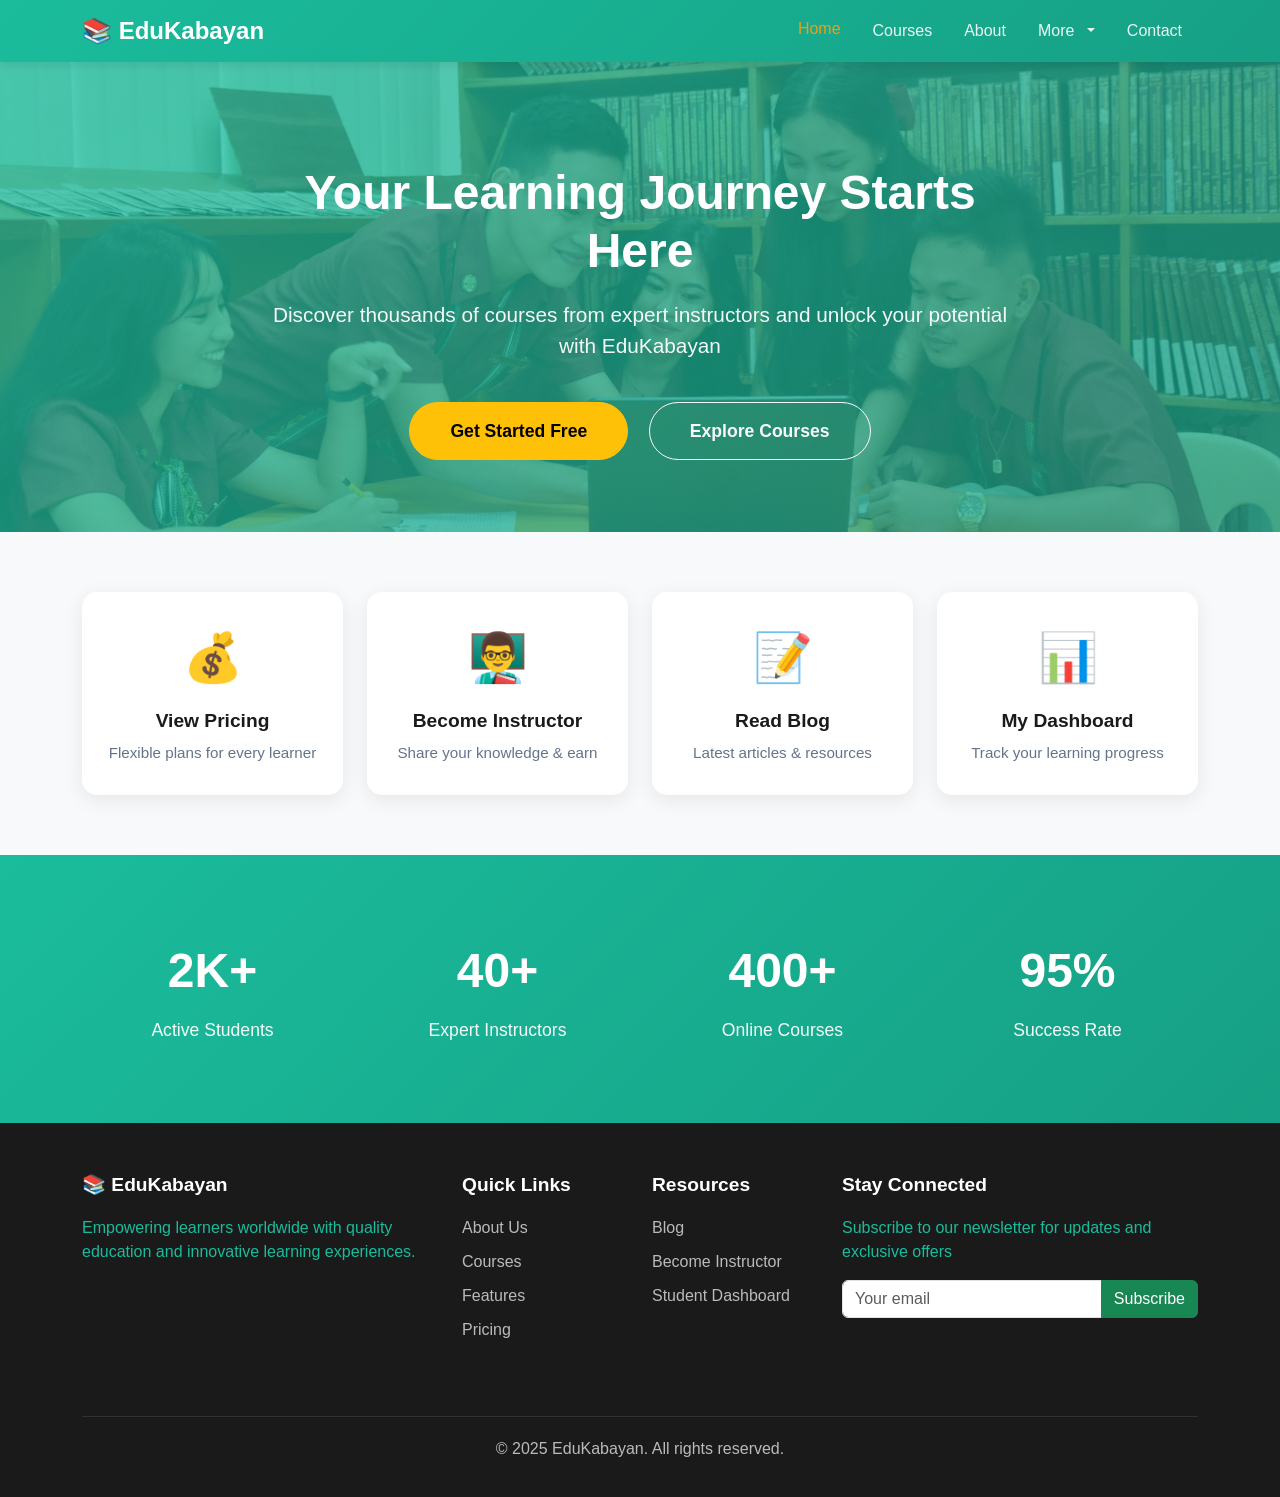
<file: index.html>
<!DOCTYPE html>
<html lang="en">
<head>
    <meta charset="UTF-8">
    <meta name="viewport" content="width=device-width, initial-scale=1.0">
    <title>EduKabayan - Home</title>
    <link href="https://cdn.jsdelivr.net/npm/bootstrap@5.3.0/dist/css/bootstrap.min.css" rel="stylesheet">
    <link rel="stylesheet" href="styles.css">
</head>
<body>
    <!-- Navigation with Dropdown -->
    <nav class="navbar navbar-expand-lg navbar-dark sticky-top">
        <div class="container">
            <a class="navbar-brand" href="index.html">📚 EduKabayan</a>
            <button class="navbar-toggler" type="button" data-bs-toggle="collapse" data-bs-target="#navbarNav">
                <span class="navbar-toggler-icon"></span>
            </button>
            <div class="collapse navbar-collapse" id="navbarNav">
                <ul class="navbar-nav ms-auto">
                    <li class="nav-item">
                        <a class="nav-link active" href="index.html">Home</a>
                    </li>
                    <li class="nav-item">
                        <a class="nav-link" href="courses.html">Courses</a>
                    </li>
                    <li class="nav-item">
                        <a class="nav-link" href="about.html">About</a>
                    </li>
                    
                    <!-- Resources Dropdown -->
                    <li class="nav-item dropdown">
                        <a class="nav-link dropdown-toggle" href="#" role="button" data-bs-toggle="dropdown" aria-expanded="false">
                            More
                        </a>
                        <ul class="dropdown-menu">
                            <li><a class="dropdown-item" href="features.html">✨ Features</a></li>
                            <li><a class="dropdown-item" href="pricing.html">💰 Pricing</a></li>
                            <li><a class="dropdown-item" href="blog.html">📝 Blog</a></li>
                            <li><hr class="dropdown-divider"></li>
                            <li><a class="dropdown-item" href="instructor-page.html">👨‍🏫 Teach on EduKabayan</a></li>
                            <li><a class="dropdown-item" href="student-dashboard.html">📊 My Dashboard</a></li>
                        </ul>
                    </li>
                    
                    <li class="nav-item">
                        <a class="nav-link" href="contact.html">Contact</a>
                    </li>
                </ul>
            </div>
        </div>
    </nav>

    <!-- Hero Section -->
    <section class="hero-section">
        <div class="container">
            <div class="row align-items-center">
                <div class="col-lg-8 mx-auto hero-content text-center">
                    <h1 class="hero-title">Your Learning Journey Starts Here</h1>
                    <p class="hero-subtitle">Discover thousands of courses from expert instructors and unlock your potential with EduKabayan</p>
                    <a href="courses.html" class="btn btn-warning btn-hero me-3">Get Started Free</a>
                    <a href="courses.html" class="btn btn-outline-light btn-hero">Explore Courses</a>
                </div>
            </div>
        </div>
    </section>

    <!-- Quick Links Section (NEW) -->
    <section class="quick-links-section">
        <div class="container">
            <div class="row g-4">
                <div class="col-md-6 col-lg-3">
                    <a href="pricing.html" class="quick-link-card">
                        <div class="quick-link-icon">💰</div>
                        <h3>View Pricing</h3>
                        <p>Flexible plans for every learner</p>
                    </a>
                </div>
                <div class="col-md-6 col-lg-3">
                    <a href="instructor-page.html" class="quick-link-card">
                        <div class="quick-link-icon">👨‍🏫</div>
                        <h3>Become Instructor</h3>
                        <p>Share your knowledge & earn</p>
                    </a>
                </div>
                <div class="col-md-6 col-lg-3">
                    <a href="blog.html" class="quick-link-card">
                        <div class="quick-link-icon">📝</div>
                        <h3>Read Blog</h3>
                        <p>Latest articles & resources</p>
                    </a>
                </div>
                <div class="col-md-6 col-lg-3">
                    <a href="student-dashboard.html" class="quick-link-card">
                        <div class="quick-link-icon">📊</div>
                        <h3>My Dashboard</h3>
                        <p>Track your learning progress</p>
                    </a>
                </div>
            </div>
        </div>
    </section>

    <!-- Stats Section -->
    <section class="stats-section">
        <div class="container">
            <div class="row">
                <div class="col-6 col-md-3">
                    <div class="stat-item">
                        <div class="stat-number">2K+</div>
                        <div class="stat-label">Active Students</div>
                    </div>
                </div>
                <div class="col-6 col-md-3">
                    <div class="stat-item">
                        <div class="stat-number">40+</div>
                        <div class="stat-label">Expert Instructors</div>
                    </div>
                </div>
                <div class="col-6 col-md-3">
                    <div class="stat-item">
                        <div class="stat-number">400+</div>
                        <div class="stat-label">Online Courses</div>
                    </div>
                </div>
                <div class="col-6 col-md-3">
                    <div class="stat-item">
                        <div class="stat-number">95%</div>
                        <div class="stat-label">Success Rate</div>
                    </div>
                </div>
            </div>
        </div>
    </section>

    <!-- Footer -->
    <footer class="footer">
        <div class="container">
            <div class="row">
                <div class="col-md-4 mb-4">
                    <h3 class="footer-title">📚 EduKabayan</h3>
                    <p class="text-muted">Empowering learners worldwide with quality education and innovative learning experiences.</p>
                </div>
                <div class="col-md-2 mb-4">
                    <h5 class="footer-title">Quick Links</h5>
                    <a href="about.html" class="footer-link">About Us</a>
                    <a href="courses.html" class="footer-link">Courses</a>
                    <a href="features.html" class="footer-link">Features</a>
                    <a href="pricing.html" class="footer-link">Pricing</a>
                </div>
                <div class="col-md-2 mb-4">
                    <h5 class="footer-title">Resources</h5>
                    <a href="blog.html" class="footer-link">Blog</a>
                    <a href="instructor-page.html" class="footer-link">Become Instructor</a>
                    <a href="student-dashboard.html" class="footer-link">Student Dashboard</a>
                </div>
                <div class="col-md-4 mb-4">
                    <h5 class="footer-title">Stay Connected</h5>
                    <p class="text-muted">Subscribe to our newsletter for updates and exclusive offers</p>
                    <form class="input-group">
                        <input type="email" class="form-control" placeholder="Your email" required>
                        <button class="btn btn-success" type="submit">Subscribe</button>
                    </form>
                </div>
            </div>
            <div class="footer-bottom">
                <p>&copy; 2025 EduKabayan. All rights reserved.</p>
            </div>
        </div>
    </footer>

    <script src="https://cdn.jsdelivr.net/npm/bootstrap@5.3.0/dist/js/bootstrap.bundle.min.js"></script>
</body>
</html>
</file>
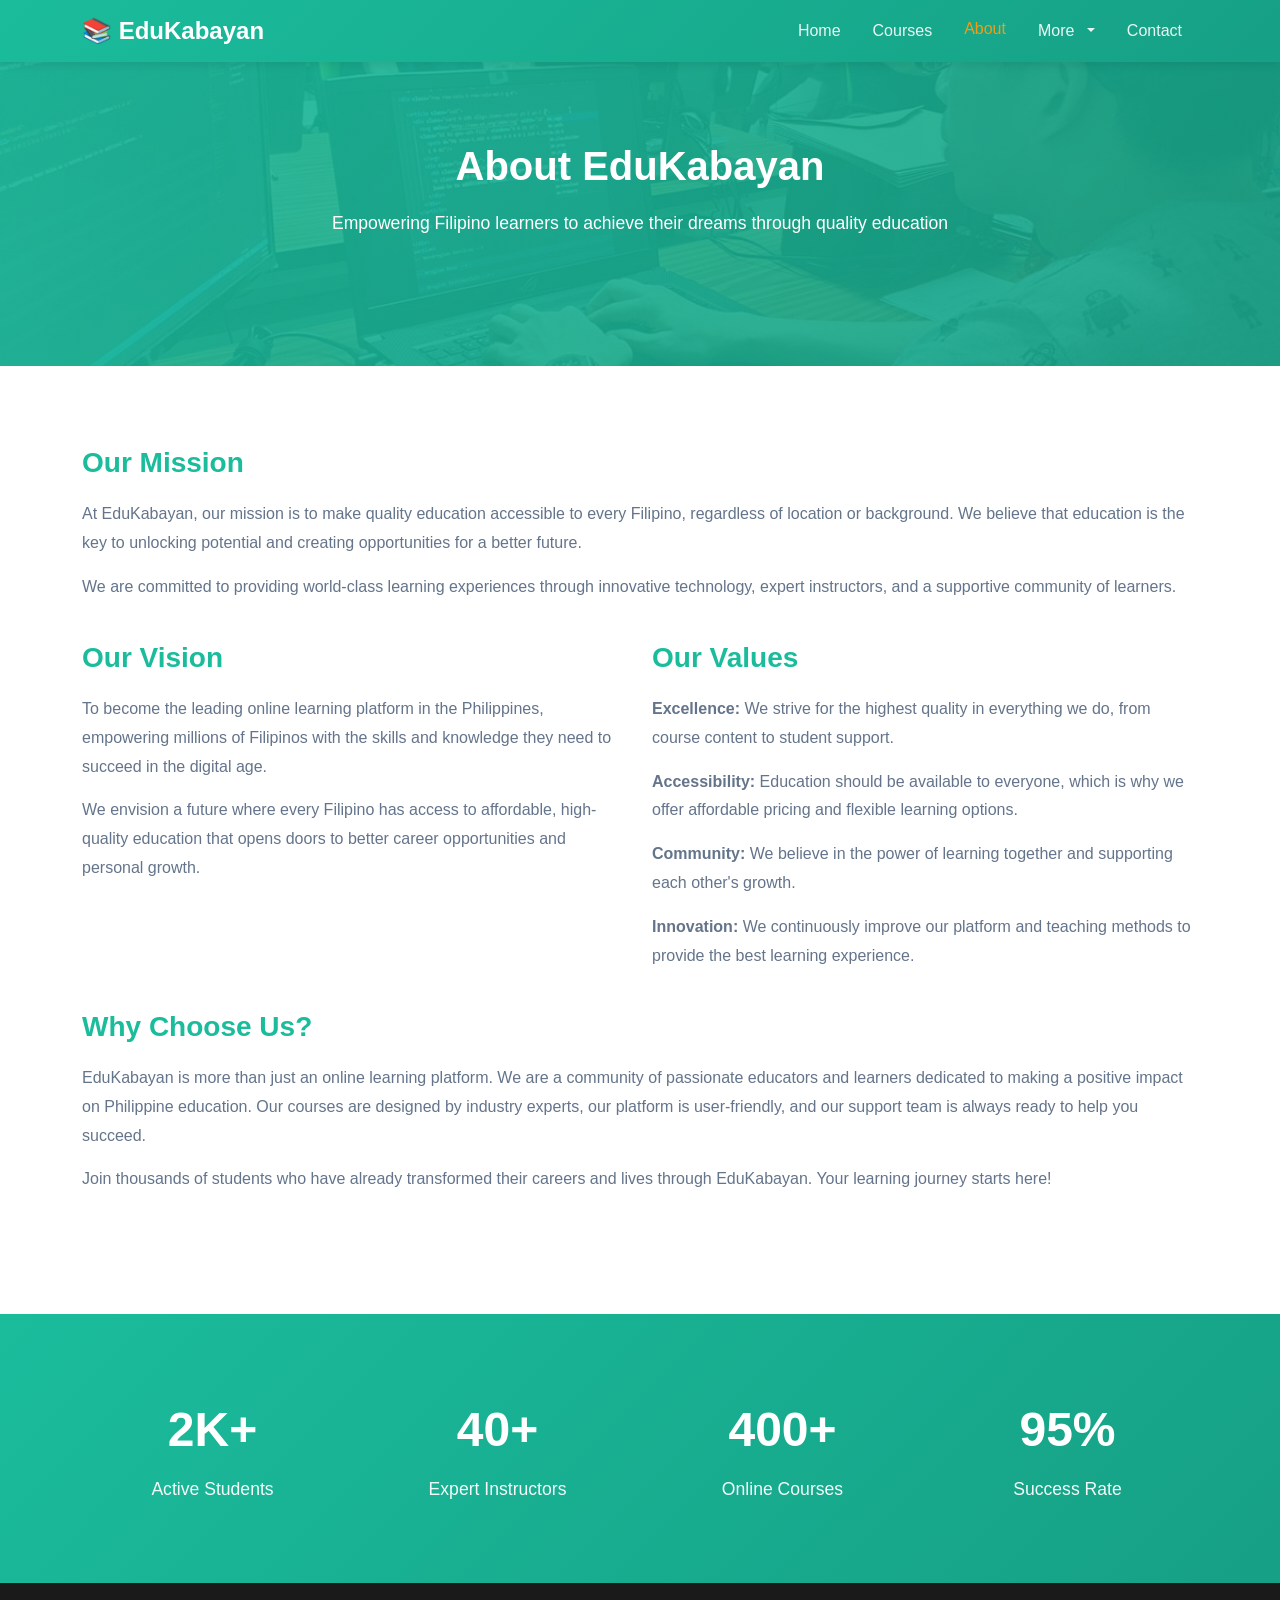
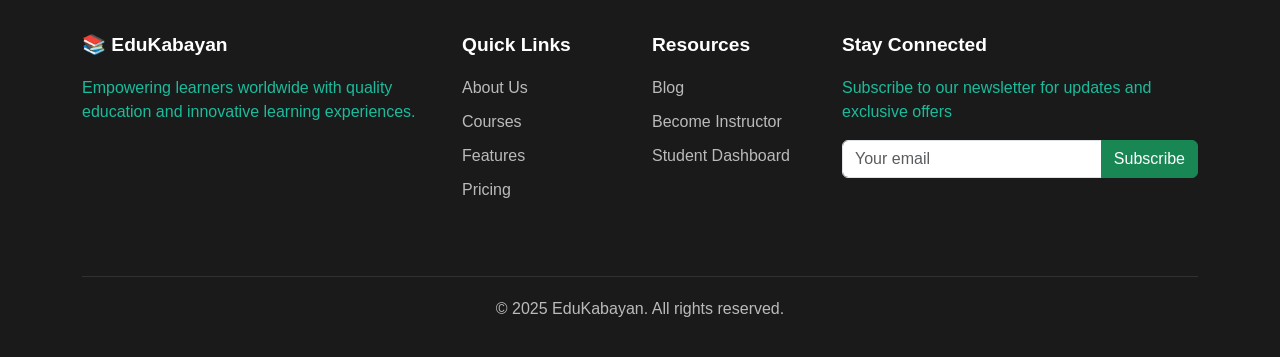
<file: about.html>
<!DOCTYPE html>
<html lang="en">
<head>
    <meta charset="UTF-8">
    <meta name="viewport" content="width=device-width, initial-scale=1.0">
    <title>EduKabayan - About Us</title>
    <link href="https://cdn.jsdelivr.net/npm/bootstrap@5.3.0/dist/css/bootstrap.min.css" rel="stylesheet">
    <link rel="stylesheet" href="styles.css">
</head>
<body>
    <!-- Navigation with Dropdown -->
    <nav class="navbar navbar-expand-lg navbar-dark sticky-top">
        <div class="container">
            <a class="navbar-brand" href="index.html">📚 EduKabayan</a>
            <button class="navbar-toggler" type="button" data-bs-toggle="collapse" data-bs-target="#navbarNav">
                <span class="navbar-toggler-icon"></span>
            </button>
            <div class="collapse navbar-collapse" id="navbarNav">
                <ul class="navbar-nav ms-auto">
                    <li class="nav-item">
                        <a class="nav-link" href="index.html">Home</a>
                    </li>
                    <li class="nav-item">
                        <a class="nav-link" href="courses.html">Courses</a>
                    </li>
                    <li class="nav-item">
                        <a class="nav-link active" href="about.html">About</a>
                    </li>
                    
                    <!-- Resources Dropdown -->
                    <li class="nav-item dropdown">
                        <a class="nav-link dropdown-toggle" href="#" role="button" data-bs-toggle="dropdown" aria-expanded="false">
                            More
                        </a>
                        <ul class="dropdown-menu">
                            <li><a class="dropdown-item" href="features.html">✨ Features</a></li>
                            <li><a class="dropdown-item" href="pricing.html">💰 Pricing</a></li>
                            <li><a class="dropdown-item" href="blog.html">📝 Blog</a></li>
                            <li><hr class="dropdown-divider"></li>
                            <li><a class="dropdown-item" href="instructor-page.html">👨‍🏫 Teach on EduKabayan</a></li>
                            <li><a class="dropdown-item" href="student-dashboard.html">📊 My Dashboard</a></li>
                        </ul>
                    </li>
                    
                    <li class="nav-item">
                        <a class="nav-link" href="contact.html">Contact</a>
                    </li>
                </ul>
            </div>
        </div>
    </nav>

    <!-- About Hero Section with Background -->
    <section class="content-section about-hero">
        <div class="container">
            <h2 class="section-title text-white">About EduKabayan</h2>
            <p class="section-subtitle text-white">Empowering Filipino learners to achieve their dreams through quality education</p>
        </div>
    </section>

    <!-- About Content Section -->
    <section class="content-section">
        <div class="container">
            <div class="row">
                <div class="col-lg-12">
                    <div class="about-content">
                        <h3>Our Mission</h3>
                        <p>At EduKabayan, our mission is to make quality education accessible to every Filipino, regardless of location or background. We believe that education is the key to unlocking potential and creating opportunities for a better future.</p>
                        <p>We are committed to providing world-class learning experiences through innovative technology, expert instructors, and a supportive community of learners.</p>
                    </div>
                </div>
            </div>

            <div class="row">
                <div class="col-lg-6">
                    <div class="about-content">
                        <h3>Our Vision</h3>
                        <p>To become the leading online learning platform in the Philippines, empowering millions of Filipinos with the skills and knowledge they need to succeed in the digital age.</p>
                        <p>We envision a future where every Filipino has access to affordable, high-quality education that opens doors to better career opportunities and personal growth.</p>
                    </div>
                </div>
                <div class="col-lg-6">
                    <div class="about-content">
                        <h3>Our Values</h3>
                        <p><strong>Excellence:</strong> We strive for the highest quality in everything we do, from course content to student support.</p>
                        <p><strong>Accessibility:</strong> Education should be available to everyone, which is why we offer affordable pricing and flexible learning options.</p>
                        <p><strong>Community:</strong> We believe in the power of learning together and supporting each other's growth.</p>
                        <p><strong>Innovation:</strong> We continuously improve our platform and teaching methods to provide the best learning experience.</p>
                    </div>
                </div>
            </div>

            <div class="row">
                <div class="col-lg-12">
                    <div class="about-content">
                        <h3>Why Choose Us?</h3>
                        <p>EduKabayan is more than just an online learning platform. We are a community of passionate educators and learners dedicated to making a positive impact on Philippine education. Our courses are designed by industry experts, our platform is user-friendly, and our support team is always ready to help you succeed.</p>
                        <p>Join thousands of students who have already transformed their careers and lives through EduKabayan. Your learning journey starts here!</p>
                    </div>
                </div>
            </div>
        </div>
    </section>

    <!-- Stats Section -->
    <section class="stats-section">
        <div class="container">
            <div class="row">
                <div class="col-6 col-md-3">
                    <div class="stat-item">
                        <div class="stat-number">2K+</div>
                        <div class="stat-label">Active Students</div>
                    </div>
                </div>
                <div class="col-6 col-md-3">
                    <div class="stat-item">
                        <div class="stat-number">40+</div>
                        <div class="stat-label">Expert Instructors</div>
                    </div>
                </div>
                <div class="col-6 col-md-3">
                    <div class="stat-item">
                        <div class="stat-number">400+</div>
                        <div class="stat-label">Online Courses</div>
                    </div>
                </div>
                <div class="col-6 col-md-3">
                    <div class="stat-item">
                        <div class="stat-number">95%</div>
                        <div class="stat-label">Success Rate</div>
                    </div>
                </div>
            </div>
        </div>
    </section>

    <!-- Footer -->
    <footer class="footer">
        <div class="container">
            <div class="row">
                <div class="col-md-4 mb-4">
                    <h3 class="footer-title">📚 EduKabayan</h3>
                    <p class="text-muted">Empowering learners worldwide with quality education and innovative learning experiences.</p>
                </div>
                <div class="col-md-2 mb-4">
                    <h5 class="footer-title">Quick Links</h5>
                    <a href="about.html" class="footer-link">About Us</a>
                    <a href="courses.html" class="footer-link">Courses</a>
                    <a href="features.html" class="footer-link">Features</a>
                    <a href="pricing.html" class="footer-link">Pricing</a>
                </div>
                <div class="col-md-2 mb-4">
                    <h5 class="footer-title">Resources</h5>
                    <a href="blog.html" class="footer-link">Blog</a>
                    <a href="instructor-page.html" class="footer-link">Become Instructor</a>
                    <a href="student-dashboard.html" class="footer-link">Student Dashboard</a>
                </div>
                <div class="col-md-4 mb-4">
                    <h5 class="footer-title">Stay Connected</h5>
                    <p class="text-muted">Subscribe to our newsletter for updates and exclusive offers</p>
                    <form class="input-group">
                        <input type="email" class="form-control" placeholder="Your email" required>
                        <button class="btn btn-success" type="submit">Subscribe</button>
                    </form>
                </div>
            </div>
            <div class="footer-bottom">
                <p>&copy; 2025 EduKabayan. All rights reserved.</p>
            </div>
        </div>
    </footer>

    <script src="https://cdn.jsdelivr.net/npm/bootstrap@5.3.0/dist/js/bootstrap.bundle.min.js"></script>
</body>
</html>
</file>
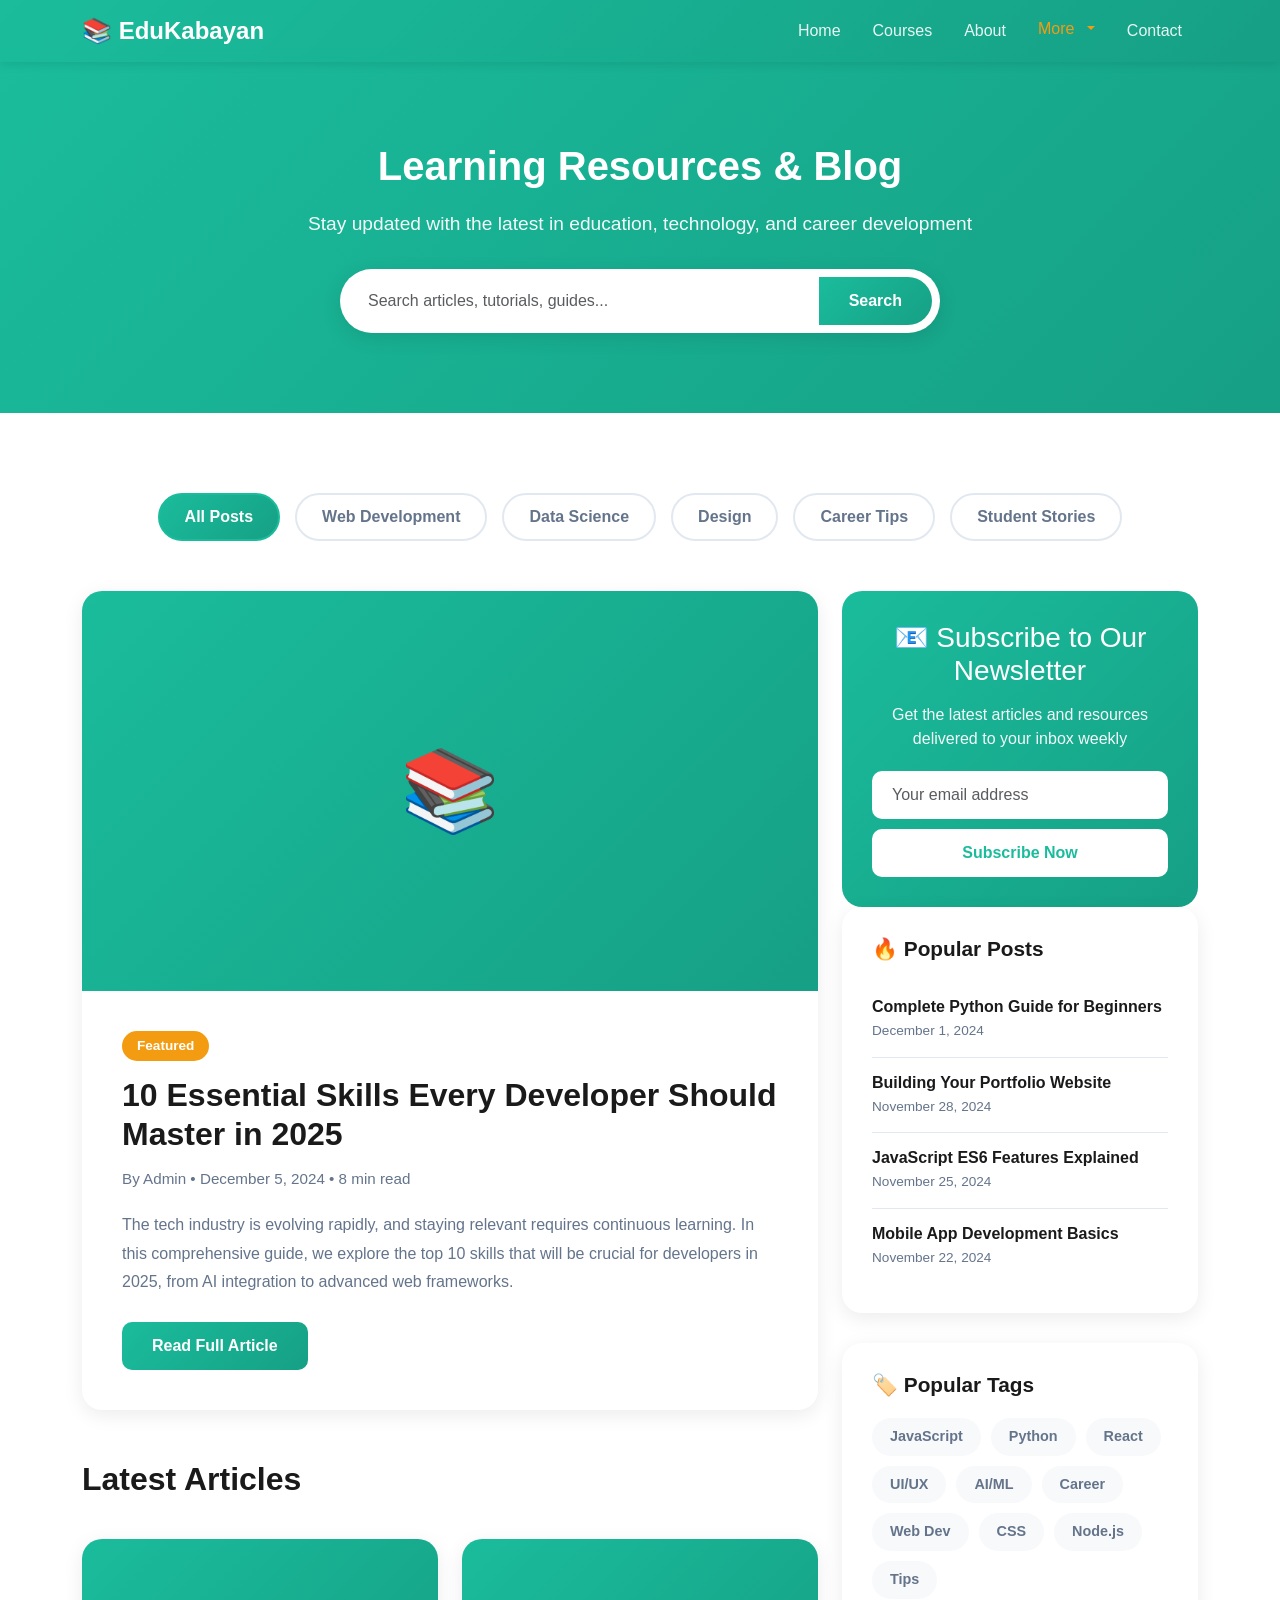
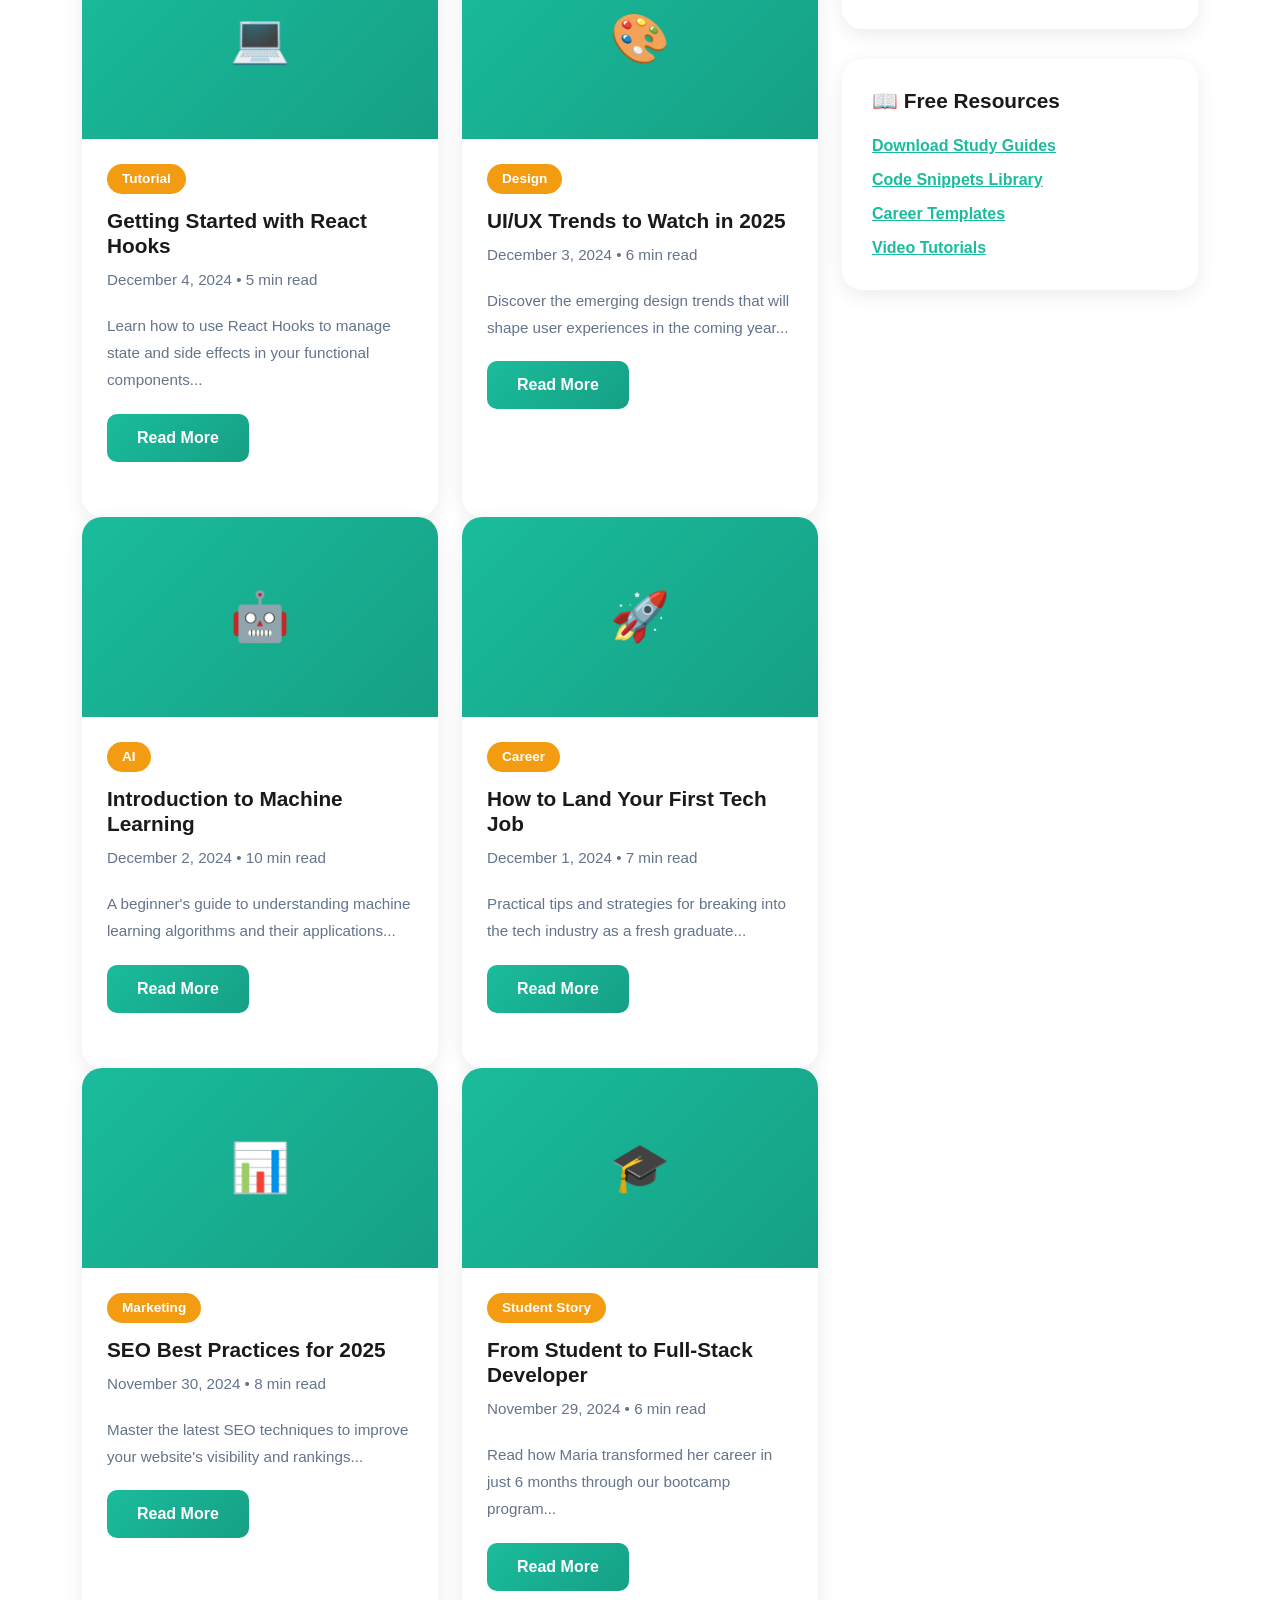
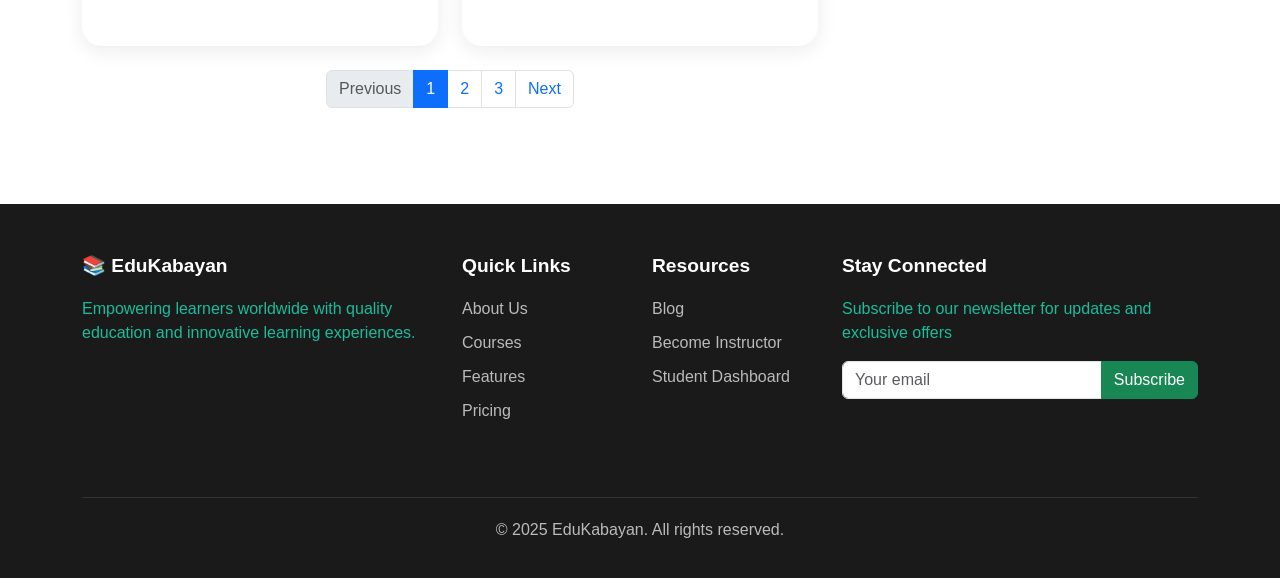
<file: blog.html>
<!DOCTYPE html>
<html lang="en">
<head>
    <meta charset="UTF-8">
    <meta name="viewport" content="width=device-width, initial-scale=1.0">
    <title>Blog & Resources - EduKabayan</title>
    <link href="https://cdn.jsdelivr.net/npm/bootstrap@5.3.0/dist/css/bootstrap.min.css" rel="stylesheet">
    <style>
        body {
            font-family: 'Segoe UI', Tahoma, Geneva, Verdana, sans-serif;
        }

        .navbar {
            box-shadow: 0 2px 10px rgba(0,0,0,0.1);
            background: linear-gradient(135deg, #1abc9c, #16a085) !important;
        }

        .navbar-brand {
            font-weight: 700;
            font-size: 1.5rem;
            color: white;
        }

        .nav-link {
            color: rgba(255,255,255,0.9) !important;
            font-weight: 500;
            transition: all 0.3s ease;
            padding: 8px 16px !important;
        }

        .nav-link:hover, .nav-link.active {
            color: #f39c12 !important;
            transform: translateY(-2px);
        }

        .dropdown-menu {
            background: white;
            border: none;
            box-shadow: 0 5px 20px rgba(0,0,0,0.15);
            border-radius: 10px;
            margin-top: 8px;
            padding: 8px 0;
        }

        .dropdown-item {
            padding: 12px 20px;
            color: #1a1a1a;
            font-weight: 500;
            transition: all 0.3s ease;
        }

        .dropdown-item:hover {
            background: linear-gradient(135deg, #1abc9c, #16a085);
            color: white !important;
        }

        .dropdown-divider {
            margin: 8px 0;
            border-color: #e2e8f0;
        }

        .dropdown-toggle::after {
            margin-left: 8px;
        }

        .blog-hero {
            background: linear-gradient(135deg, #1abc9c, #16a085);
            color: white;
            padding: 80px 0;
            text-align: center;
        }

        .blog-hero h1 {
            font-size: 2.5rem;
            font-weight: 800;
            margin-bottom: 20px;
        }

        .blog-hero p {
            font-size: 1.2rem;
            opacity: 0.95;
        }

        .blog-section {
            padding: 80px 0;
        }

        .section-title {
            font-size: 2rem;
            font-weight: 800;
            margin-bottom: 40px;
            color: #1a1a1a;
        }

        .search-bar {
            background: white;
            border-radius: 50px;
            box-shadow: 0 5px 20px rgba(0,0,0,0.1);
            padding: 8px;
            margin-top: 30px;
            max-width: 600px;
            margin-left: auto;
            margin-right: auto;
        }

        .search-bar input {
            border: none;
            padding: 12px 20px;
            width: 100%;
            border-radius: 50px;
            font-size: 1rem;
        }

        .search-bar input:focus {
            outline: none;
        }

        .search-bar button {
            background: linear-gradient(135deg, #1abc9c, #16a085);
            border: none;
            color: white;
            padding: 12px 30px;
            border-radius: 50px;
            font-weight: 600;
        }

        .category-filter {
            display: flex;
            gap: 15px;
            flex-wrap: wrap;
            justify-content: center;
            margin-bottom: 50px;
        }

        .category-btn {
            padding: 10px 25px;
            border-radius: 25px;
            border: 2px solid #e2e8f0;
            background: white;
            color: #64748b;
            font-weight: 600;
            transition: all 0.3s ease;
            cursor: pointer;
        }

        .category-btn:hover, .category-btn.active {
            background: linear-gradient(135deg, #1abc9c, #16a085);
            color: white;
            border-color: #1abc9c;
        }

        .featured-post {
            background: white;
            border-radius: 20px;
            overflow: hidden;
            box-shadow: 0 5px 20px rgba(0,0,0,0.08);
            margin-bottom: 50px;
            transition: all 0.3s ease;
        }

        .featured-post:hover {
            transform: translateY(-10px);
            box-shadow: 0 15px 40px rgba(0,0,0,0.15);
        }

        .featured-image {
            height: 400px;
            background: linear-gradient(135deg, #1abc9c, #16a085);
            display: flex;
            align-items: center;
            justify-content: center;
            font-size: 5rem;
            color: white;
        }

        .featured-content {
            padding: 40px;
        }

        .post-badge {
            background: #f39c12;
            color: white;
            padding: 5px 15px;
            border-radius: 20px;
            font-size: 0.85rem;
            font-weight: 600;
            display: inline-block;
            margin-bottom: 15px;
        }

        .post-title {
            font-size: 2rem;
            font-weight: 800;
            color: #1a1a1a;
            margin-bottom: 15px;
        }

        .post-meta {
            color: #64748b;
            font-size: 0.95rem;
            margin-bottom: 20px;
        }

        .post-excerpt {
            color: #64748b;
            line-height: 1.8;
            margin-bottom: 25px;
        }

        .read-more-btn {
            background: linear-gradient(135deg, #1abc9c, #16a085);
            color: white;
            padding: 12px 30px;
            border-radius: 10px;
            border: none;
            font-weight: 600;
            transition: all 0.3s ease;
        }

        .read-more-btn:hover {
            transform: translateY(-3px);
            box-shadow: 0 10px 25px rgba(0,0,0,0.2);
        }

        .blog-card {
            background: white;
            border-radius: 20px;
            overflow: hidden;
            box-shadow: 0 5px 20px rgba(0,0,0,0.08);
            margin-bottom: 30px;
            transition: all 0.3s ease;
            height: 100%;
        }

        .blog-card:hover {
            transform: translateY(-10px);
            box-shadow: 0 15px 40px rgba(0,0,0,0.15);
        }

        .blog-image {
            height: 200px;
            background: linear-gradient(135deg, #1abc9c, #16a085);
            display: flex;
            align-items: center;
            justify-content: center;
            font-size: 3rem;
            color: white;
        }

        .blog-content {
            padding: 25px;
        }

        .blog-card .post-title {
            font-size: 1.3rem;
            margin-bottom: 10px;
        }

        .blog-card .post-excerpt {
            font-size: 0.95rem;
            margin-bottom: 20px;
        }

        .sidebar {
            background: white;
            border-radius: 20px;
            padding: 30px;
            box-shadow: 0 5px 20px rgba(0,0,0,0.08);
            margin-bottom: 30px;
        }

        .sidebar h3 {
            font-size: 1.3rem;
            font-weight: 700;
            color: #1a1a1a;
            margin-bottom: 20px;
        }

        .popular-post {
            padding: 15px 0;
            border-bottom: 1px solid #e2e8f0;
        }

        .popular-post:last-child {
            border-bottom: none;
        }

        .popular-post h4 {
            font-size: 1rem;
            font-weight: 600;
            color: #1a1a1a;
            margin-bottom: 5px;
        }

        .popular-post p {
            font-size: 0.85rem;
            color: #64748b;
            margin: 0;
        }

        .tag-cloud {
            display: flex;
            flex-wrap: wrap;
            gap: 10px;
        }

        .tag {
            background: #f8f9fa;
            color: #64748b;
            padding: 8px 18px;
            border-radius: 20px;
            font-size: 0.9rem;
            font-weight: 600;
            transition: all 0.3s ease;
        }

        .tag:hover {
            background: linear-gradient(135deg, #1abc9c, #16a085);
            color: white;
        }

        .newsletter-box {
            background: linear-gradient(135deg, #1abc9c, #16a085);
            color: white;
            border-radius: 20px;
            padding: 30px;
            text-align: center;
        }

        .newsletter-box h3 {
            color: white;
            margin-bottom: 15px;
        }

        .newsletter-box p {
            opacity: 0.95;
            margin-bottom: 20px;
        }

        .newsletter-box input {
            width: 100%;
            padding: 12px 20px;
            border-radius: 10px;
            border: none;
            margin-bottom: 10px;
        }

        .newsletter-box button {
            width: 100%;
            padding: 12px;
            border-radius: 10px;
            border: none;
            background: white;
            color: #1abc9c;
            font-weight: 600;
        }

        .footer {
            background-color: #1a1a1a;
            color: white;
            padding: 50px 0 20px;
        }

        .footer-title {
            font-size: 1.2rem;
            font-weight: 700;
            margin-bottom: 20px;
        }

        .footer .text-muted {
            color: #1abc9c !important;
        }

        .footer-link {
            color: rgba(255,255,255,0.7);
            text-decoration: none;
            display: block;
            margin-bottom: 10px;
            transition: all 0.3s ease;
        }

        .footer-link:hover {
            color: #1abc9c;
            padding-left: 5px;
        }

        .footer-bottom {
            margin-top: 40px;
            padding-top: 20px;
            border-top: 1px solid rgba(255,255,255,0.1);
            text-align: center;
            color: rgba(255,255,255,0.7);
        }

        @media (max-width: 768px) {
            .blog-hero h1 {
                font-size: 2rem;
            }

            .featured-image {
                height: 250px;
            }

            .post-title {
                font-size: 1.5rem;
            }
        }
    </style>
</head>
<body>
    <!-- Navigation with Dropdown -->
    <nav class="navbar navbar-expand-lg navbar-dark sticky-top">
        <div class="container">
            <a class="navbar-brand" href="index.html">📚 EduKabayan</a>
            <button class="navbar-toggler" type="button" data-bs-toggle="collapse" data-bs-target="#navbarNav">
                <span class="navbar-toggler-icon"></span>
            </button>
            <div class="collapse navbar-collapse" id="navbarNav">
                <ul class="navbar-nav ms-auto">
                    <li class="nav-item">
                        <a class="nav-link" href="index.html">Home</a>
                    </li>
                    <li class="nav-item">
                        <a class="nav-link" href="courses.html">Courses</a>
                    </li>
                    <li class="nav-item">
                        <a class="nav-link" href="about.html">About</a>
                    </li>
                    
                    <!-- Resources Dropdown -->
                    <li class="nav-item dropdown">
                        <a class="nav-link dropdown-toggle active" href="#" role="button" data-bs-toggle="dropdown" aria-expanded="false">
                            More
                        </a>
                        <ul class="dropdown-menu">
                            <li><a class="dropdown-item" href="features.html">✨ Features</a></li>
                            <li><a class="dropdown-item" href="pricing.html">💰 Pricing</a></li>
                            <li><a class="dropdown-item active" href="blog.html">📝 Blog</a></li>
                            <li><hr class="dropdown-divider"></li>
                            <li><a class="dropdown-item" href="instructor-page.html">👨‍🏫 Teach on EduKabayan</a></li>
                            <li><a class="dropdown-item" href="student-dashboard.html">📊 My Dashboard</a></li>
                        </ul>
                    </li>
                    
                    <li class="nav-item">
                        <a class="nav-link" href="contact.html">Contact</a>
                    </li>
                </ul>
            </div>
        </div>
    </nav>

    <!-- Blog Hero -->
    <section class="blog-hero">
        <div class="container">
            <h1>Learning Resources & Blog</h1>
            <p>Stay updated with the latest in education, technology, and career development</p>
            
            <div class="search-bar">
                <div class="input-group">
                    <input type="text" placeholder="Search articles, tutorials, guides..." class="form-control">
                    <button class="btn">Search</button>
                </div>
            </div>
        </div>
    </section>

    <!-- Blog Section -->
    <section class="blog-section">
        <div class="container">
            <!-- Category Filter -->
            <div class="category-filter">
                <button class="category-btn active">All Posts</button>
                <button class="category-btn">Web Development</button>
                <button class="category-btn">Data Science</button>
                <button class="category-btn">Design</button>
                <button class="category-btn">Career Tips</button>
                <button class="category-btn">Student Stories</button>
            </div>

            <div class="row">
                <!-- Main Content -->
                <div class="col-lg-8">
                    <!-- Featured Post -->
                    <div class="featured-post">
                        <div class="featured-image">📚</div>
                        <div class="featured-content">
                            <span class="post-badge">Featured</span>
                            <h2 class="post-title">10 Essential Skills Every Developer Should Master in 2025</h2>
                            <div class="post-meta">By Admin • December 5, 2024 • 8 min read</div>
                            <p class="post-excerpt">The tech industry is evolving rapidly, and staying relevant requires continuous learning. In this comprehensive guide, we explore the top 10 skills that will be crucial for developers in 2025, from AI integration to advanced web frameworks.</p>
                            <button class="read-more-btn">Read Full Article</button>
                        </div>
                    </div>

                    <h2 class="section-title">Latest Articles</h2>

                    <!-- Blog Cards -->
                    <div class="row">
                        <div class="col-md-6">
                            <div class="blog-card">
                                <div class="blog-image">💻</div>
                                <div class="blog-content">
                                    <span class="post-badge">Tutorial</span>
                                    <h3 class="post-title">Getting Started with React Hooks</h3>
                                    <div class="post-meta">December 4, 2024 • 5 min read</div>
                                    <p class="post-excerpt">Learn how to use React Hooks to manage state and side effects in your functional components...</p>
                                    <button class="read-more-btn btn-sm">Read More</button>
                                </div>
                            </div>
                        </div>

                        <div class="col-md-6">
                            <div class="blog-card">
                                <div class="blog-image">🎨</div>
                                <div class="blog-content">
                                    <span class="post-badge">Design</span>
                                    <h3 class="post-title">UI/UX Trends to Watch in 2025</h3>
                                    <div class="post-meta">December 3, 2024 • 6 min read</div>
                                    <p class="post-excerpt">Discover the emerging design trends that will shape user experiences in the coming year...</p>
                                    <button class="read-more-btn btn-sm">Read More</button>
                                </div>
                            </div>
                        </div>

                        <div class="col-md-6">
                            <div class="blog-card">
                                <div class="blog-image">🤖</div>
                                <div class="blog-content">
                                    <span class="post-badge">AI</span>
                                    <h3 class="post-title">Introduction to Machine Learning</h3>
                                    <div class="post-meta">December 2, 2024 • 10 min read</div>
                                    <p class="post-excerpt">A beginner's guide to understanding machine learning algorithms and their applications...</p>
                                    <button class="read-more-btn btn-sm">Read More</button>
                                </div>
                            </div>
                        </div>

                        <div class="col-md-6">
                            <div class="blog-card">
                                <div class="blog-image">🚀</div>
                                <div class="blog-content">
                                    <span class="post-badge">Career</span>
                                    <h3 class="post-title">How to Land Your First Tech Job</h3>
                                    <div class="post-meta">December 1, 2024 • 7 min read</div>
                                    <p class="post-excerpt">Practical tips and strategies for breaking into the tech industry as a fresh graduate...</p>
                                    <button class="read-more-btn btn-sm">Read More</button>
                                </div>
                            </div>
                        </div>

                        <div class="col-md-6">
                            <div class="blog-card">
                                <div class="blog-image">📊</div>
                                <div class="blog-content">
                                    <span class="post-badge">Marketing</span>
                                    <h3 class="post-title">SEO Best Practices for 2025</h3>
                                    <div class="post-meta">November 30, 2024 • 8 min read</div>
                                    <p class="post-excerpt">Master the latest SEO techniques to improve your website's visibility and rankings...</p>
                                    <button class="read-more-btn btn-sm">Read More</button>
                                </div>
                            </div>
                        </div>

                        <div class="col-md-6">
                            <div class="blog-card">
                                <div class="blog-image">🎓</div>
                                <div class="blog-content">
                                    <span class="post-badge">Student Story</span>
                                    <h3 class="post-title">From Student to Full-Stack Developer</h3>
                                    <div class="post-meta">November 29, 2024 • 6 min read</div>
                                    <p class="post-excerpt">Read how Maria transformed her career in just 6 months through our bootcamp program...</p>
                                    <button class="read-more-btn btn-sm">Read More</button>
                                </div>
                            </div>
                        </div>
                    </div>

                    <!-- Pagination -->
                    <nav class="mt-4">
                        <ul class="pagination justify-content-center">
                            <li class="page-item disabled"><a class="page-link" href="#">Previous</a></li>
                            <li class="page-item active"><a class="page-link" href="#">1</a></li>
                            <li class="page-item"><a class="page-link" href="#">2</a></li>
                            <li class="page-item"><a class="page-link" href="#">3</a></li>
                            <li class="page-item"><a class="page-link" href="#">Next</a></li>
                        </ul>
                    </nav>
                </div>

                <!-- Sidebar -->
                <div class="col-lg-4">
                    <!-- Newsletter -->
                    <div class="newsletter-box">
                        <h3>📧 Subscribe to Our Newsletter</h3>
                        <p>Get the latest articles and resources delivered to your inbox weekly</p>
                        <input type="email" placeholder="Your email address" class="form-control">
                        <button class="btn">Subscribe Now</button>
                    </div>

                    <!-- Popular Posts -->
                    <div class="sidebar">
                        <h3>🔥 Popular Posts</h3>
                        <div class="popular-post">
                            <h4>Complete Python Guide for Beginners</h4>
                            <p>December 1, 2024</p>
                        </div>
                        <div class="popular-post">
                            <h4>Building Your Portfolio Website</h4>
                            <p>November 28, 2024</p>
                        </div>
                        <div class="popular-post">
                            <h4>JavaScript ES6 Features Explained</h4>
                            <p>November 25, 2024</p>
                        </div>
                        <div class="popular-post">
                            <h4>Mobile App Development Basics</h4>
                            <p>November 22, 2024</p>
                        </div>
                    </div>

                    <!-- Tags -->
                    <div class="sidebar">
                        <h3>🏷️ Popular Tags</h3>
                        <div class="tag-cloud">
                            <span class="tag">JavaScript</span>
                            <span class="tag">Python</span>
                            <span class="tag">React</span>
                            <span class="tag">UI/UX</span>
                            <span class="tag">AI/ML</span>
                            <span class="tag">Career</span>
                            <span class="tag">Web Dev</span>
                            <span class="tag">CSS</span>
                            <span class="tag">Node.js</span>
                            <span class="tag">Tips</span>
                        </div>
                    </div>

                    <!-- Resources -->
                    <div class="sidebar">
                        <h3>📖 Free Resources</h3>
                        <a href="#" style="display: block; color: #1abc9c; font-weight: 600; margin-bottom: 10px;">Download Study Guides</a>
                        <a href="#" style="display: block; color: #1abc9c; font-weight: 600; margin-bottom: 10px;">Code Snippets Library</a>
                        <a href="#" style="display: block; color: #1abc9c; font-weight: 600; margin-bottom: 10px;">Career Templates</a>
                        <a href="#" style="display: block; color: #1abc9c; font-weight: 600;">Video Tutorials</a>
                    </div>
                </div>
            </div>
        </div>
    </section>

    <!-- Footer -->
    <footer class="footer">
        <div class="container">
            <div class="row">
                <div class="col-md-4 mb-4">
                    <h3 class="footer-title">📚 EduKabayan</h3>
                    <p class="text-muted">Empowering learners worldwide with quality education and innovative learning experiences.</p>
                </div>
                <div class="col-md-2 mb-4">
                    <h5 class="footer-title">Quick Links</h5>
                    <a href="about.html" class="footer-link">About Us</a>
                    <a href="courses.html" class="footer-link">Courses</a>
                    <a href="features.html" class="footer-link">Features</a>
                    <a href="pricing.html" class="footer-link">Pricing</a>
                </div>
                <div class="col-md-2 mb-4">
                    <h5 class="footer-title">Resources</h5>
                    <a href="blog.html" class="footer-link">Blog</a>
                    <a href="instructor-page.html" class="footer-link">Become Instructor</a>
                    <a href="student-dashboard.html" class="footer-link">Student Dashboard</a>
                </div>
                <div class="col-md-4 mb-4">
                    <h5 class="footer-title">Stay Connected</h5>
                    <p class="text-muted">Subscribe to our newsletter for updates and exclusive offers</p>
                    <form class="input-group">
                        <input type="email" class="form-control" placeholder="Your email" required>
                        <button class="btn btn-success" type="submit">Subscribe</button>
                    </form>
                </div>
            </div>
            <div class="footer-bottom">
                <p>&copy; 2025 EduKabayan. All rights reserved.</p>
            </div>
        </div>
    </footer>

    <script src="https://cdn.jsdelivr.net/npm/bootstrap@5.3.0/dist/js/bootstrap.bundle.min.js"></script>
</body>
</html>
</file>
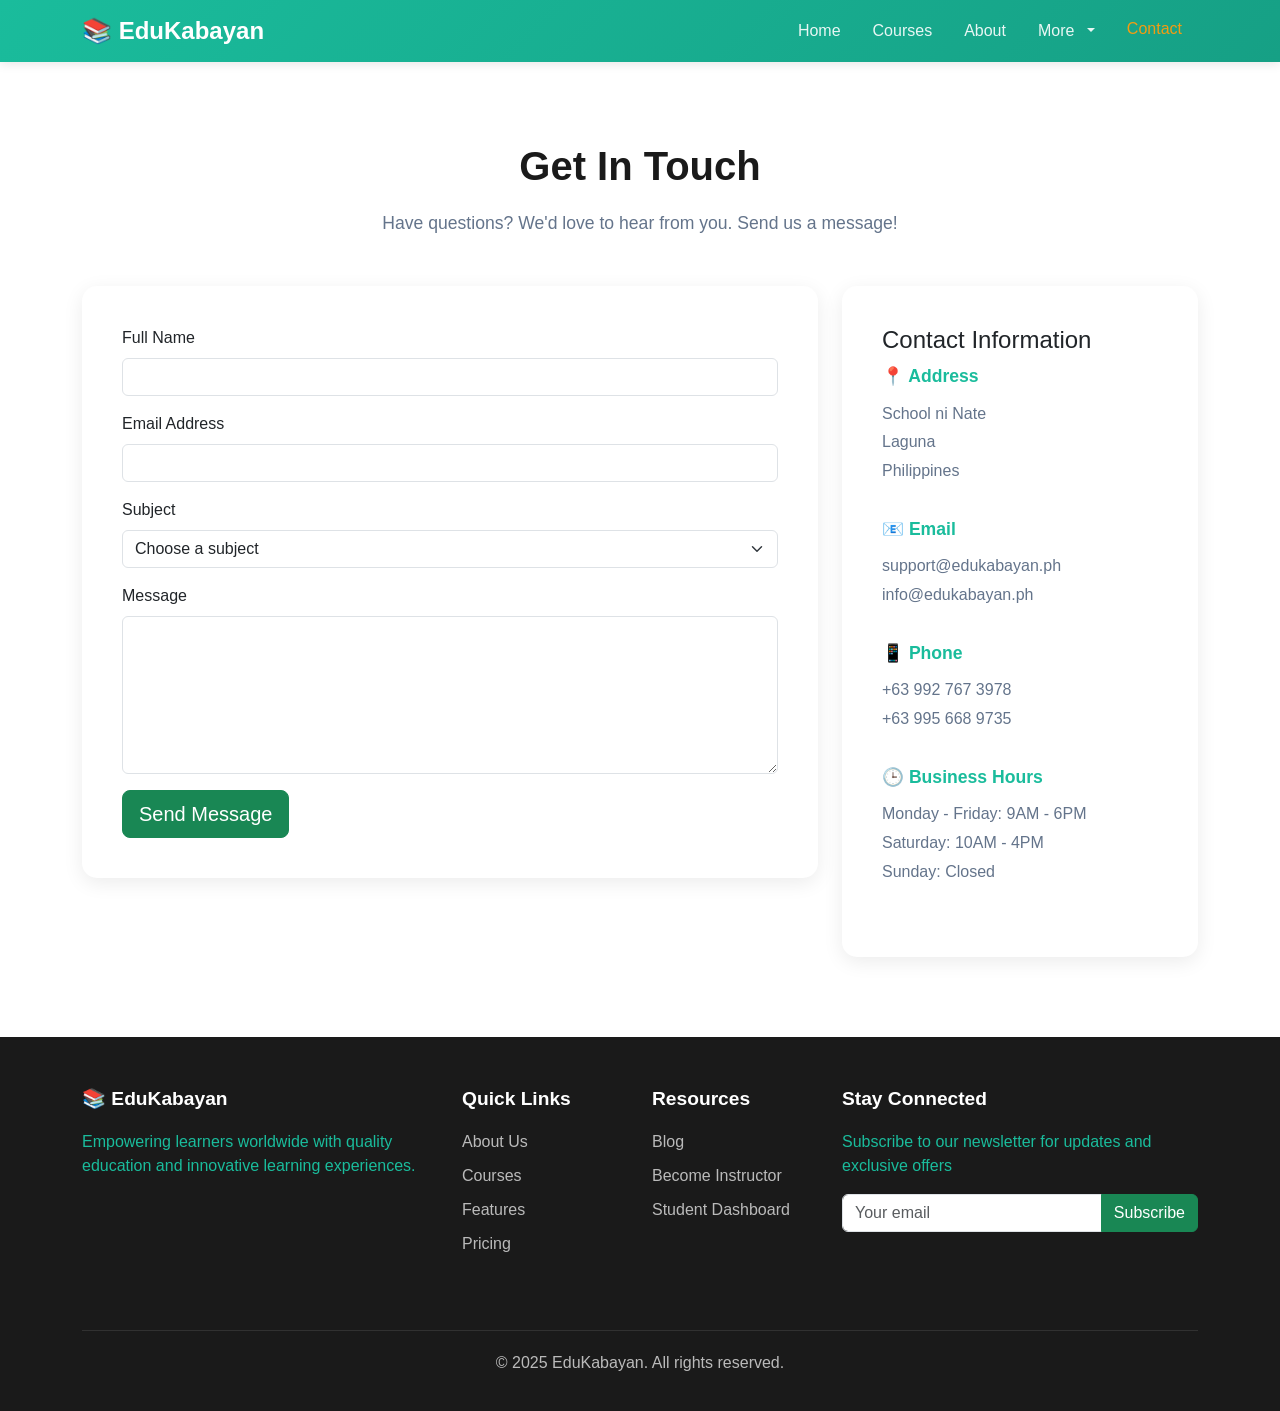
<file: contact.html>
<!DOCTYPE html>
<html lang="en">
<head>
    <meta charset="UTF-8">
    <meta name="viewport" content="width=device-width, initial-scale=1.0">
    <title>EduKabayan - Contact Us</title>
    <link href="https://cdn.jsdelivr.net/npm/bootstrap@5.3.0/dist/css/bootstrap.min.css" rel="stylesheet">
    <link rel="stylesheet" href="styles.css">
</head>
<body>
    <!-- Navigation with Dropdown -->
    <nav class="navbar navbar-expand-lg navbar-dark sticky-top">
        <div class="container">
            <a class="navbar-brand" href="index.html">📚 EduKabayan</a>
            <button class="navbar-toggler" type="button" data-bs-toggle="collapse" data-bs-target="#navbarNav">
                <span class="navbar-toggler-icon"></span>
            </button>
            <div class="collapse navbar-collapse" id="navbarNav">
                <ul class="navbar-nav ms-auto">
                    <li class="nav-item">
                        <a class="nav-link" href="index.html">Home</a>
                    </li>
                    <li class="nav-item">
                        <a class="nav-link" href="courses.html">Courses</a>
                    </li>
                    <li class="nav-item">
                        <a class="nav-link" href="about.html">About</a>
                    </li>
                    
                    <!-- Resources Dropdown -->
                    <li class="nav-item dropdown">
                        <a class="nav-link dropdown-toggle" href="#" role="button" data-bs-toggle="dropdown" aria-expanded="false">
                            More
                        </a>
                        <ul class="dropdown-menu">
                            <li><a class="dropdown-item" href="features.html">✨ Features</a></li>
                            <li><a class="dropdown-item" href="pricing.html">💰 Pricing</a></li>
                            <li><a class="dropdown-item" href="blog.html">📝 Blog</a></li>
                            <li><hr class="dropdown-divider"></li>
                            <li><a class="dropdown-item" href="instructor-page.html">👨‍🏫 Teach on EduKabayan</a></li>
                            <li><a class="dropdown-item" href="student-dashboard.html">📊 My Dashboard</a></li>
                        </ul>
                    </li>
                    
                    <li class="nav-item">
                        <a class="nav-link active" href="contact.html">Contact</a>
                    </li>
                </ul>
            </div>
        </div>
    </nav>

    <!-- Contact Section -->
    <section class="content-section">
        <div class="container">
            <h2 class="section-title">Get In Touch</h2>
            <p class="section-subtitle">Have questions? We'd love to hear from you. Send us a message!</p>
            
            <div class="row g-4">
                <div class="col-lg-8">
                    <div class="contact-form">
                        <form action="#" method="POST">
                            <div class="mb-3">
                                <label for="name" class="form-label">Full Name</label>
                                <input type="text" class="form-control" id="name" name="name" required>
                            </div>
                            <div class="mb-3">
                                <label for="email" class="form-label">Email Address</label>
                                <input type="email" class="form-control" id="email" name="email" required>
                            </div>
                            <div class="mb-3">
                                <label for="subject" class="form-label">Subject</label>
                                <select class="form-select" id="subject" name="subject" required>
                                    <option value="">Choose a subject</option>
                                    <option value="general">General Inquiry</option>
                                    <option value="courses">Course Information</option>
                                    <option value="technical">Technical Support</option>
                                    <option value="billing">Billing Question</option>
                                    <option value="other">Other</option>
                                </select>
                            </div>
                            <div class="mb-3">
                                <label for="message" class="form-label">Message</label>
                                <textarea class="form-control" id="message" name="message" rows="6" required></textarea>
                            </div>
                            <button type="submit" class="btn btn-success btn-lg">Send Message</button>
                        </form>
                    </div>
                </div>
                <div class="col-lg-4">
                    <div class="contact-info">
                        <h4>Contact Information</h4>
                        <div class="contact-item">
                            <strong>📍 Address</strong>
                            <p>School ni Nate<br>Laguna<br>Philippines</p>
                        </div>
                        <div class="contact-item">
                            <strong>📧 Email</strong>
                            <p>support@edukabayan.ph<br>info@edukabayan.ph</p>
                        </div>
                        <div class="contact-item">
                            <strong>📱 Phone</strong>
                            <p>+63 992 767 3978<br>+63 995 668 9735</p>
                        </div>
                        <div class="contact-item">
                            <strong>🕒 Business Hours</strong>
                            <p>Monday - Friday: 9AM - 6PM<br>Saturday: 10AM - 4PM<br>Sunday: Closed</p>
                        </div>
                    </div>
                </div>
            </div>
        </div>
    </section>

    <!-- Footer -->
    <footer class="footer">
        <div class="container">
            <div class="row">
                <div class="col-md-4 mb-4">
                    <h3 class="footer-title">📚 EduKabayan</h3>
                    <p class="text-muted">Empowering learners worldwide with quality education and innovative learning experiences.</p>
                </div>
                <div class="col-md-2 mb-4">
                    <h5 class="footer-title">Quick Links</h5>
                    <a href="about.html" class="footer-link">About Us</a>
                    <a href="courses.html" class="footer-link">Courses</a>
                    <a href="features.html" class="footer-link">Features</a>
                    <a href="pricing.html" class="footer-link">Pricing</a>
                </div>
                <div class="col-md-2 mb-4">
                    <h5 class="footer-title">Resources</h5>
                    <a href="blog.html" class="footer-link">Blog</a>
                    <a href="instructor-page.html" class="footer-link">Become Instructor</a>
                    <a href="student-dashboard.html" class="footer-link">Student Dashboard</a>
                </div>
                <div class="col-md-4 mb-4">
                    <h5 class="footer-title">Stay Connected</h5>
                    <p class="text-muted">Subscribe to our newsletter for updates and exclusive offers</p>
                    <form class="input-group">
                        <input type="email" class="form-control" placeholder="Your email" required>
                        <button class="btn btn-success" type="submit">Subscribe</button>
                    </form>
                </div>
            </div>
            <div class="footer-bottom">
                <p>&copy; 2025 EduKabayan. All rights reserved.</p>
            </div>
        </div>
    </footer>

    <script src="https://cdn.jsdelivr.net/npm/bootstrap@5.3.0/dist/js/bootstrap.bundle.min.js"></script>
</body>
</html>
</file>
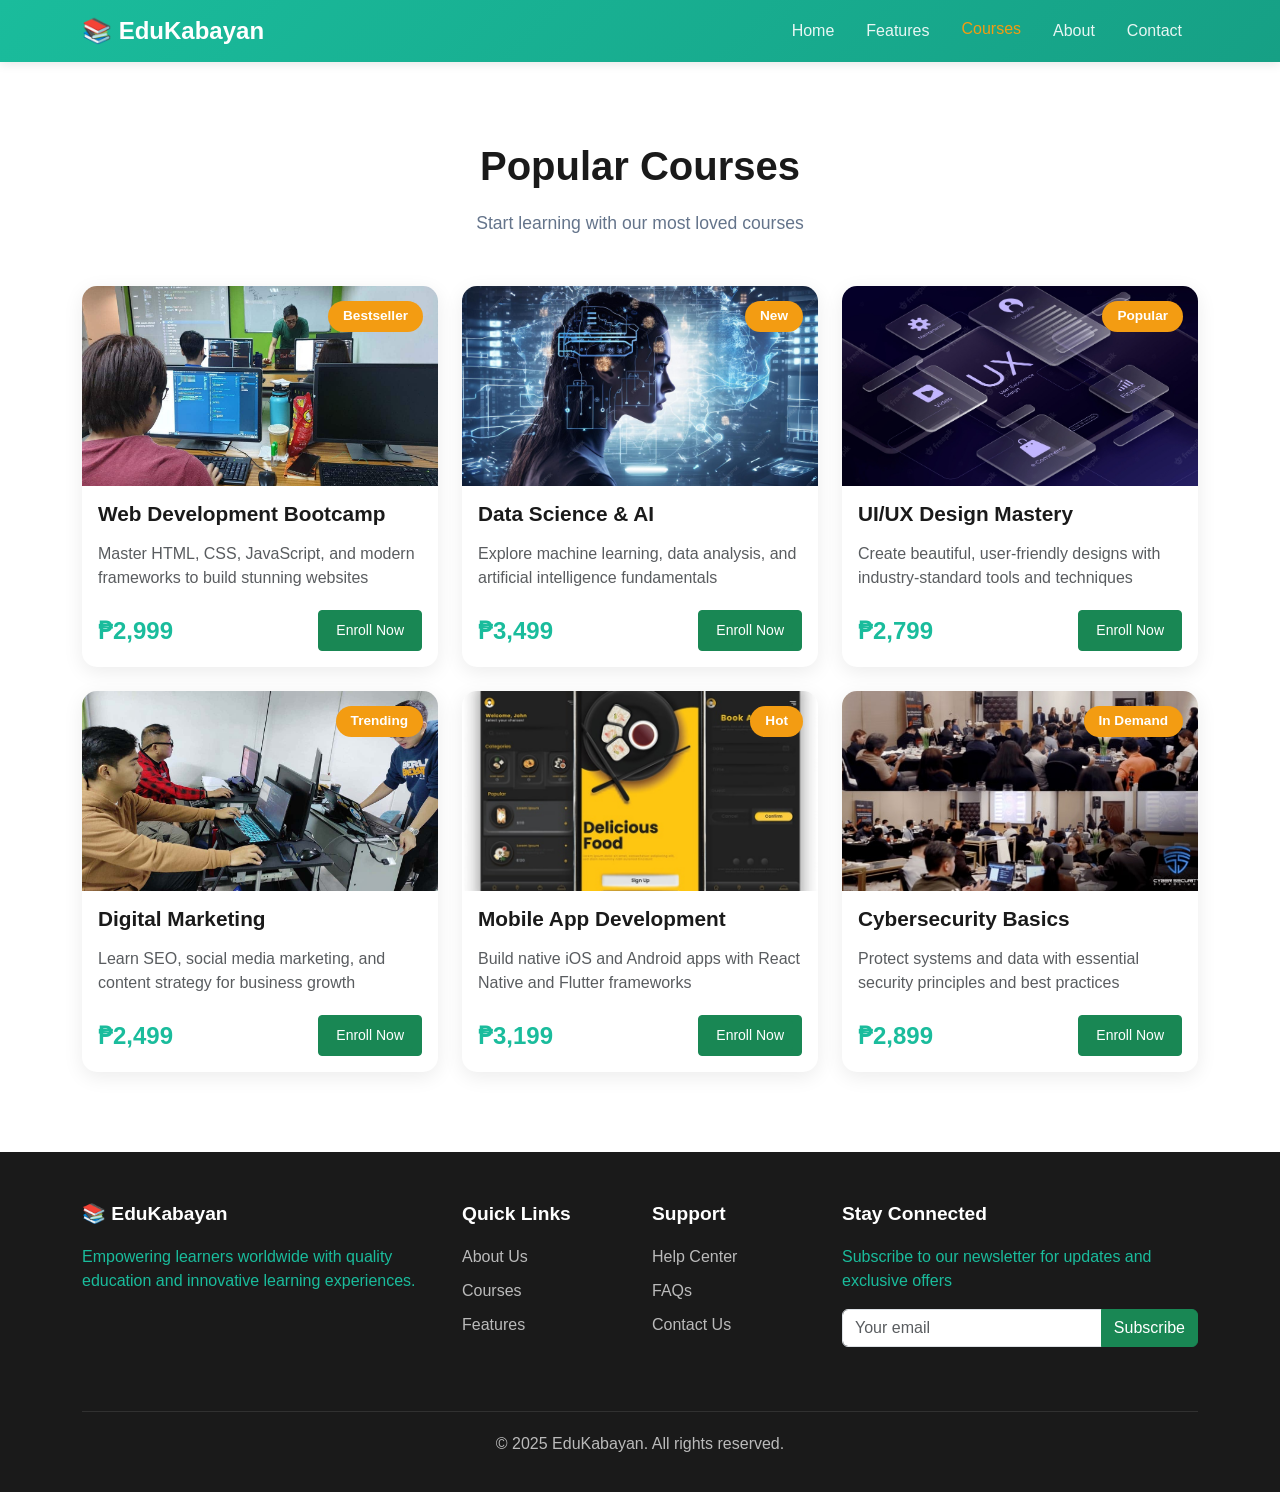
<file: courses.html>
<!DOCTYPE html>
<html lang="en">
<head>
    <meta charset="UTF-8">
    <meta name="viewport" content="width=device-width, initial-scale=1.0">
    <title>EduKabayan - Courses</title>
    <link href="https://cdn.jsdelivr.net/npm/bootstrap@5.3.0/dist/css/bootstrap.min.css" rel="stylesheet">
    <link rel="stylesheet" href="styles.css">
</head>
<body>
    <!-- Navigation -->
    <nav class="navbar navbar-expand-lg navbar-dark sticky-top">
        <div class="container">
            <a class="navbar-brand" href="index.html">📚 EduKabayan</a>
            <button class="navbar-toggler" type="button" data-bs-toggle="collapse" data-bs-target="#navbarNav">
                <span class="navbar-toggler-icon"></span>
            </button>
            <div class="collapse navbar-collapse" id="navbarNav">
                <ul class="navbar-nav ms-auto">
                    <li class="nav-item">
                        <a class="nav-link" href="index.html">Home</a>
                    </li>
                    <li class="nav-item">
                        <a class="nav-link" href="features.html">Features</a>
                    </li>
                    <li class="nav-item">
                        <a class="nav-link active" href="courses.html">Courses</a>
                    </li>
                    <li class="nav-item">
                        <a class="nav-link" href="about.html">About</a>
                    </li>
                    <li class="nav-item">
                        <a class="nav-link" href="contact.html">Contact</a>
                    </li>
                </ul>
            </div>
        </div>
    </nav>

    <!-- Popular Courses Section -->
    <section class="courses-section">
        <div class="container">
            <h2 class="section-title">Popular Courses</h2>
            <p class="section-subtitle">Start learning with our most loved courses</p>
            
            <div class="row g-4">
                <div class="col-md-6 col-lg-4">
                    <div class="card course-card">
                        <img src="web-development.jpg" class="course-img-real" alt="Web Development">
                        <div class="card-body">
                            <span class="course-badge">Bestseller</span>
                            <h3 class="course-title">Web Development Bootcamp</h3>
                            <p class="text-muted">Master HTML, CSS, JavaScript, and modern frameworks to build stunning websites</p>
                            <div class="course-meta">
                                <span class="course-price">₱2,999</span>
                                <button class="btn btn-success btn-sm"><a href="web-development.html" class="btn btn-success btn-sm">Enroll Now</a></button>
                            </div>
                        </div>
                    </div>
                </div>
                <div class="col-md-6 col-lg-4">
                    <div class="card course-card">
                        <img src="data-science.jpg" class="course-img-real" alt="Data Science">
                        <div class="card-body">
                            <span class="course-badge">New</span>
                            <h3 class="course-title">Data Science & AI</h3>
                            <p class="text-muted">Explore machine learning, data analysis, and artificial intelligence fundamentals</p>
                            <div class="course-meta">
                                <span class="course-price">₱3,499</span>
                                <button class="btn btn-success btn-sm"><a href="data-science.html" class="btn btn-success btn-sm">Enroll Now</a></button>
                            </div>
                        </div>
                    </div>
                </div>
                <div class="col-md-6 col-lg-4">
                    <div class="card course-card">
                        <img src="ui-ux-design.jpg" class="course-img-real" alt="UI/UX Design">
                        <div class="card-body">
                            <span class="course-badge">Popular</span>
                            <h3 class="course-title">UI/UX Design Mastery</h3>
                            <p class="text-muted">Create beautiful, user-friendly designs with industry-standard tools and techniques</p>
                            <div class="course-meta">
                                <span class="course-price">₱2,799</span>
                                <button class="btn btn-success btn-sm"><a href="ui-ux-design.html" class="btn btn-success btn-sm">Enroll Now</a></button>
                            </div>
                        </div>
                    </div>
                </div>
                <div class="col-md-6 col-lg-4">
                    <div class="card course-card">
                        <img src="digital-marketing.jpg" class="course-img-real" alt="Digital Marketing">
                        <div class="card-body">
                            <span class="course-badge">Trending</span>
                            <h3 class="course-title">Digital Marketing</h3>
                            <p class="text-muted">Learn SEO, social media marketing, and content strategy for business growth</p>
                            <div class="course-meta">
                                <span class="course-price">₱2,499</span>
                                <button class="btn btn-success btn-sm"><a href="digital-marketing.html" class="btn btn-success btn-sm">Enroll Now</a></button>
                            </div>
                        </div>
                    </div>
                </div>
                <div class="col-md-6 col-lg-4">
                    <div class="card course-card">
                        <img src="mobile-app.jpg" class="course-img-real" alt="Mobile App Development">
                        <div class="card-body">
                            <span class="course-badge">Hot</span>
                            <h3 class="course-title">Mobile App Development</h3>
                            <p class="text-muted">Build native iOS and Android apps with React Native and Flutter frameworks</p>
                            <div class="course-meta">
                                <span class="course-price">₱3,199</span>
                                <button class="btn btn-success btn-sm"><a href="mobile-app.html" class="btn btn-success btn-sm">Enroll Now</a></button>
                            </div>
                        </div>
                    </div>
                </div>
                <div class="col-md-6 col-lg-4">
                    <div class="card course-card">
                        <img src="cybersecurity.jpg" class="course-img-real" alt="Cybersecurity">
                        <div class="card-body">
                            <span class="course-badge">In Demand</span>
                            <h3 class="course-title">Cybersecurity Basics</h3>
                            <p class="text-muted">Protect systems and data with essential security principles and best practices</p>
                            <div class="course-meta">
                                <span class="course-price">₱2,899</span>
                                <button class="btn btn-success btn-sm"><a href="cybersecurity.html" class="btn btn-success btn-sm">Enroll Now</a></button>
                            </div>
                        </div>
                    </div>
                </div>
            </div>
        </div>
    </section>

    <!-- Footer -->
    <footer class="footer">
        <div class="container">
            <div class="row">
                <div class="col-md-4 mb-4">
                    <h3 class="footer-title">📚 EduKabayan</h3>
                    <p class="text-muted">Empowering learners worldwide with quality education and innovative learning experiences.</p>
                </div>
                <div class="col-md-2 mb-4">
                    <h5 class="footer-title">Quick Links</h5>
                    <a href="about.html" class="footer-link">About Us</a>
                    <a href="courses.html" class="footer-link">Courses</a>
                    <a href="features.html" class="footer-link">Features</a>
                </div>
                <div class="col-md-2 mb-4">
                    <h5 class="footer-title">Support</h5>
                    <a href="contact.html" class="footer-link">Help Center</a>
                    <a href="contact.html" class="footer-link">FAQs</a>
                    <a href="contact.html" class="footer-link">Contact Us</a>
                </div>
                <div class="col-md-4 mb-4">
                    <h5 class="footer-title">Stay Connected</h5>
                    <p class="text-muted">Subscribe to our newsletter for updates and exclusive offers</p>
                    <form class="input-group">
                        <input type="email" class="form-control" placeholder="Your email" required>
                        <button class="btn btn-success" type="submit">Subscribe</button>
                    </form>
                </div>
            </div>
            <div class="footer-bottom">
                <p>&copy; 2025 EduKabayan. All rights reserved.</p>
            </div>
        </div>
    </footer>

    <script src="https://cdn.jsdelivr.net/npm/bootstrap@5.3.0/dist/js/bootstrap.bundle.min.js"></script>
</body>
</html>
</file>
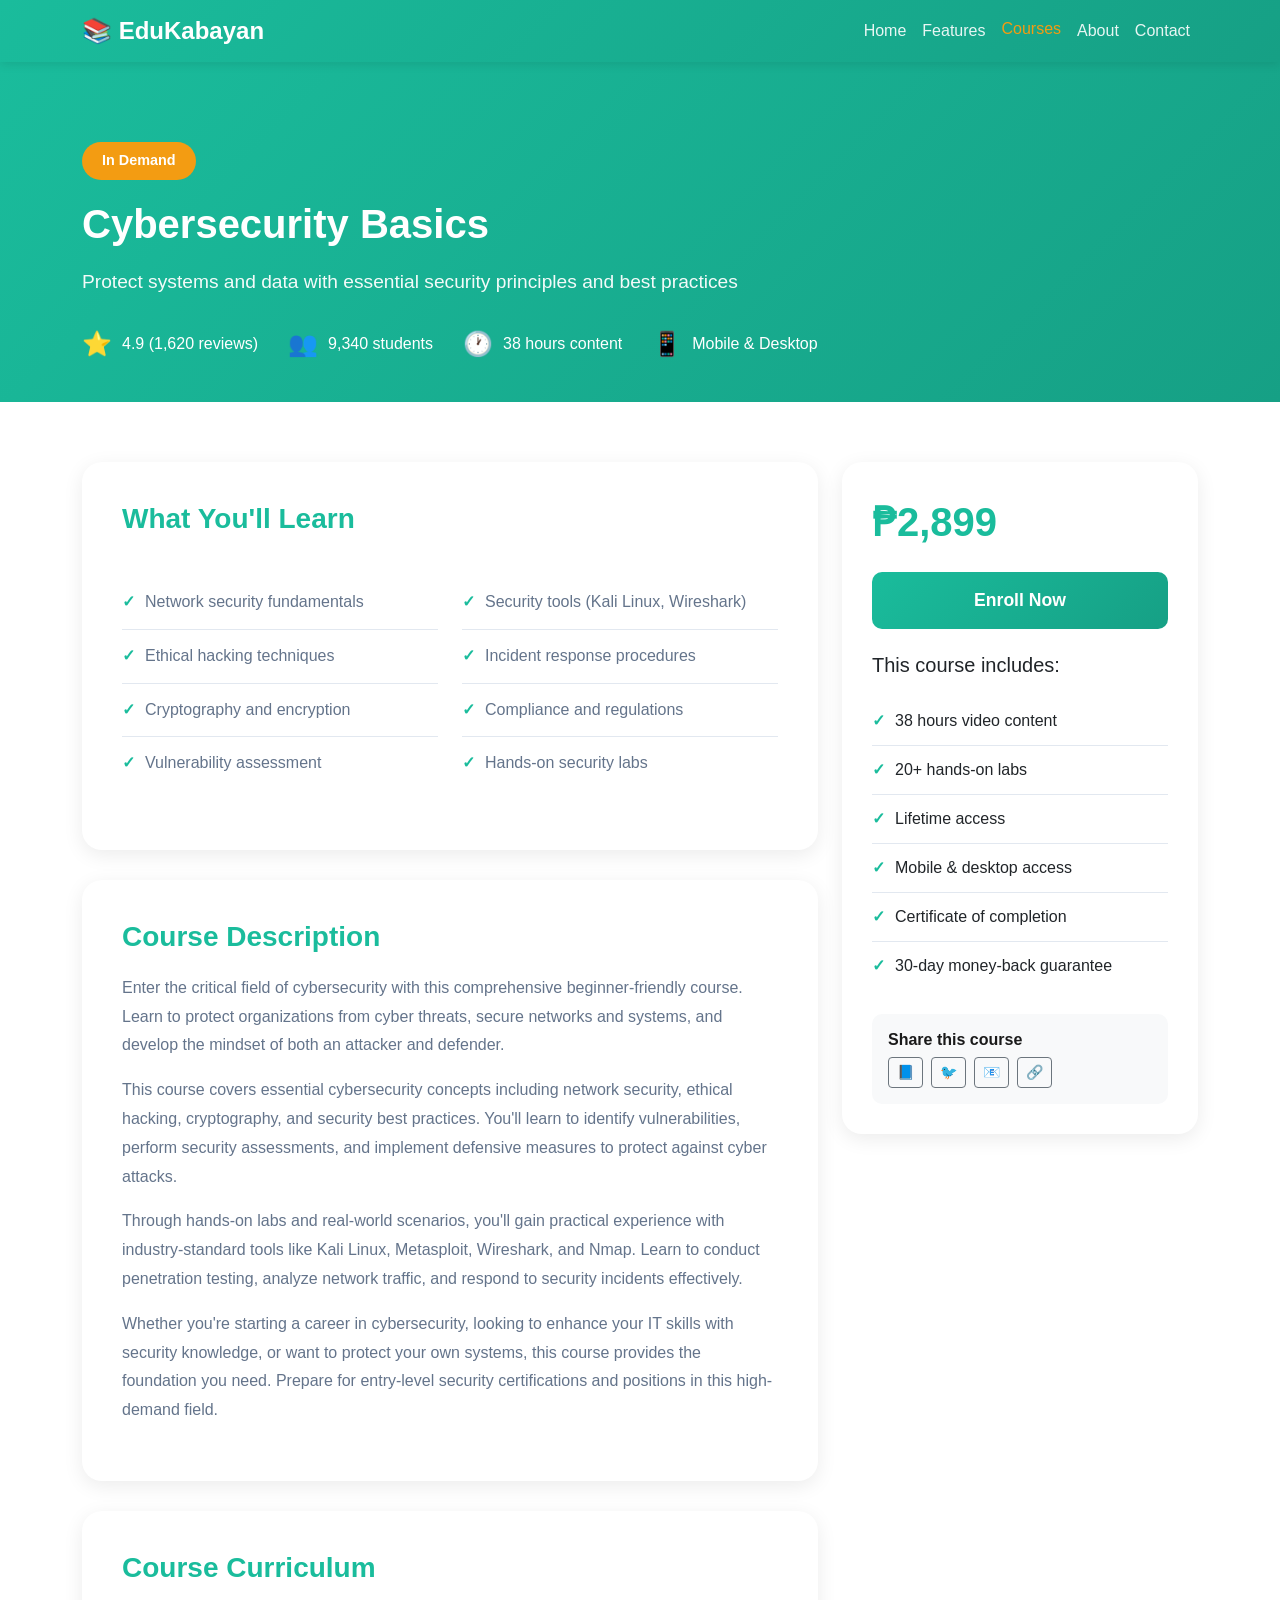
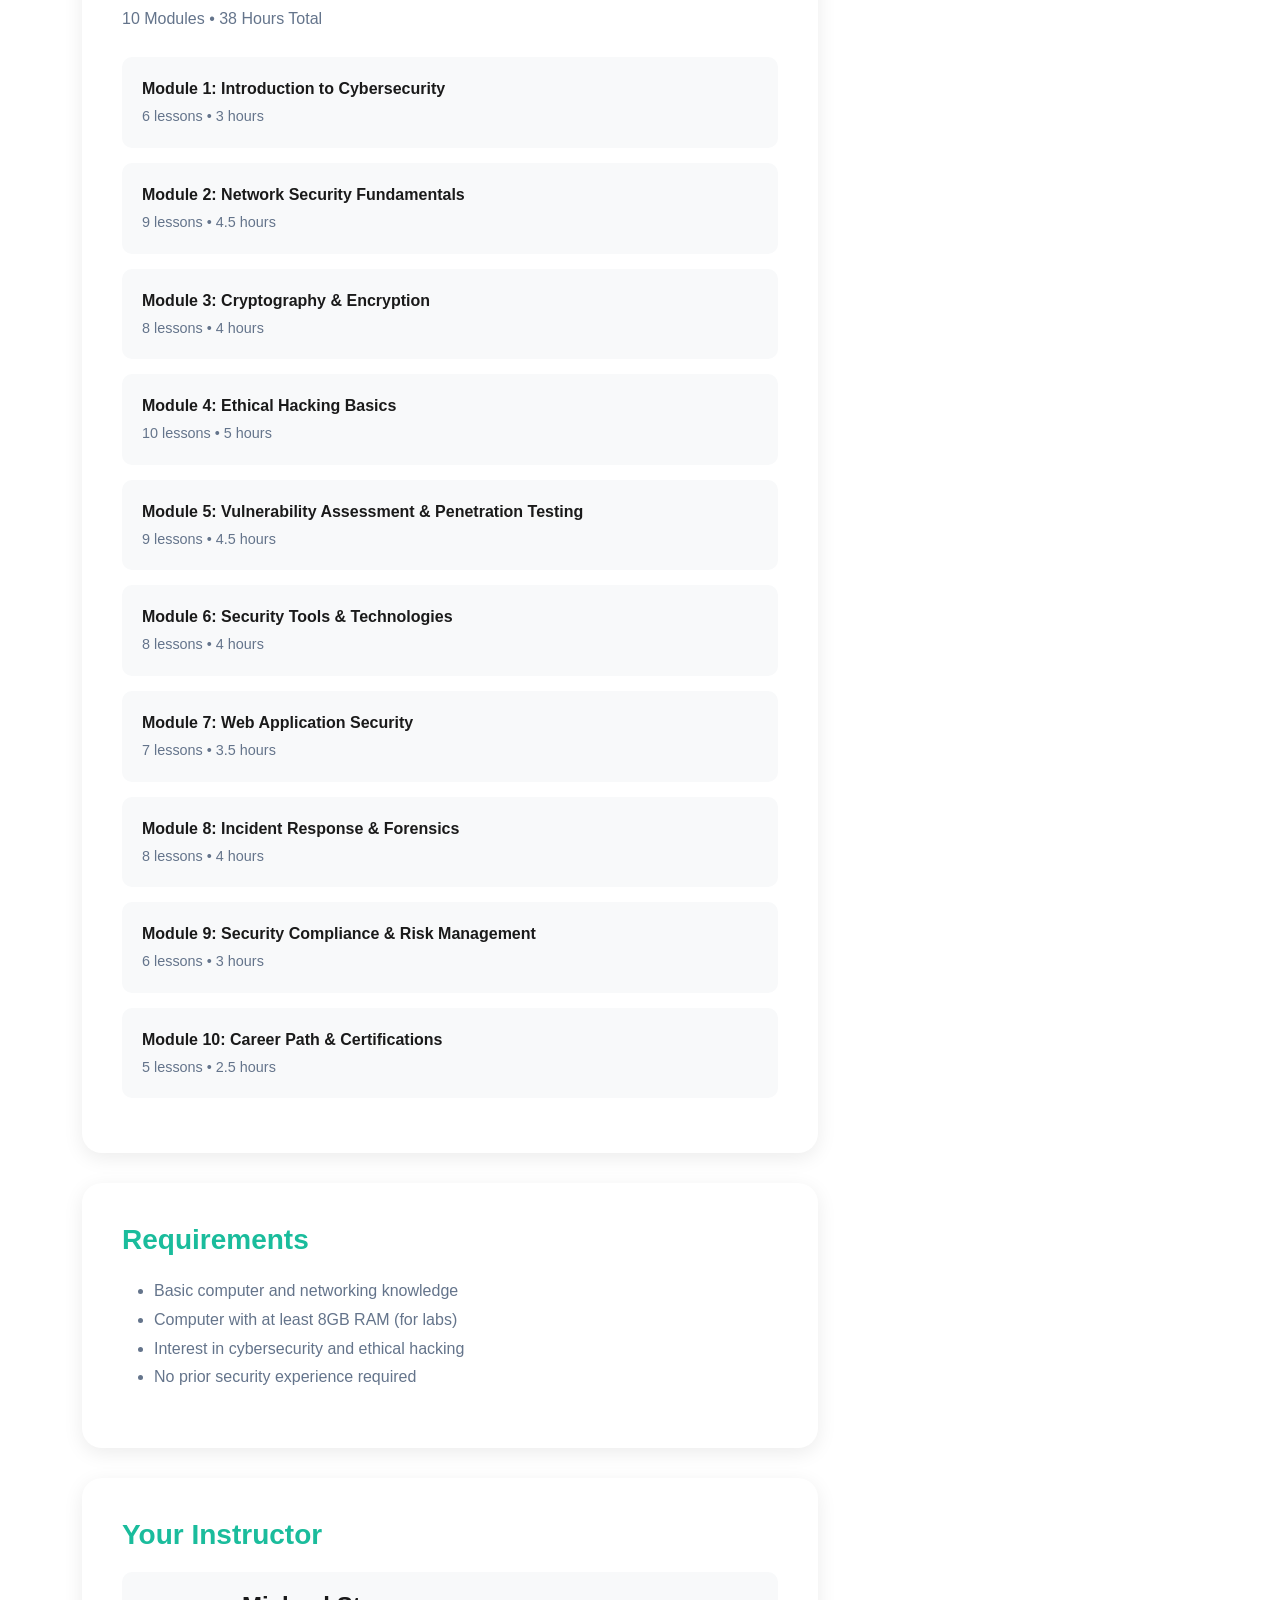
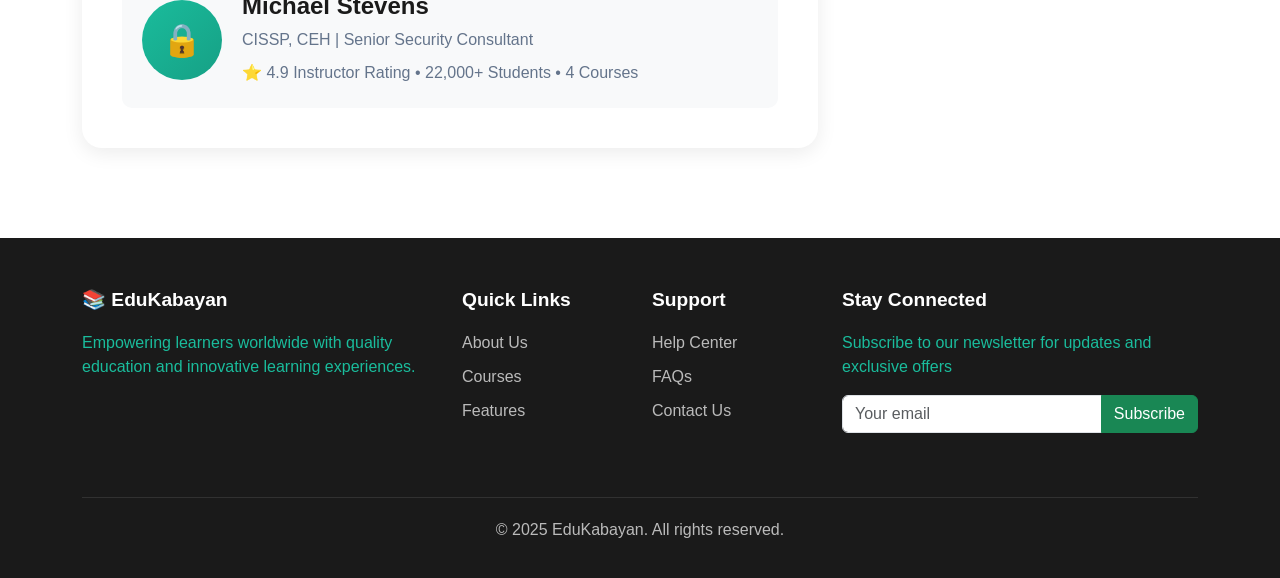
<file: cybersecurity.html>
<!DOCTYPE html>
<html lang="en">
<head>
    <meta charset="UTF-8">
    <meta name="viewport" content="width=device-width, initial-scale=1.0">
    <title>Cybersecurity Basics - EduKabayan</title>
    <link href="https://cdn.jsdelivr.net/npm/bootstrap@5.3.0/dist/css/bootstrap.min.css" rel="stylesheet">
    <style>
        body {
            font-family: 'Segoe UI', Tahoma, Geneva, Verdana, sans-serif;
        }

        .navbar {
            box-shadow: 0 2px 10px rgba(0,0,0,0.1);
            background: linear-gradient(135deg, #1abc9c, #16a085) !important;
        }

        .navbar-brand {
            font-weight: 700;
            font-size: 1.5rem;
            color: white;
        }

        .nav-link {
            color: rgba(255,255,255,0.9) !important;
            font-weight: 500;
            transition: all 0.3s ease;
        }

        .nav-link:hover, .nav-link.active {
            color: #f39c12 !important;
            transform: translateY(-2px);
        }

        .course-hero {
            background: linear-gradient(135deg, #1abc9c, #16a085);
            color: white;
            padding: 80px 0 40px;
        }

        .course-hero h1 {
            font-size: 2.5rem;
            font-weight: 800;
            margin-bottom: 20px;
        }

        .course-hero p {
            font-size: 1.2rem;
            opacity: 0.95;
            margin-bottom: 30px;
        }

        .course-badge {
            background-color: #f39c12;
            color: white;
            padding: 8px 20px;
            border-radius: 20px;
            font-size: 0.9rem;
            font-weight: 600;
            display: inline-block;
            margin-bottom: 20px;
        }

        .course-stats {
            display: flex;
            gap: 30px;
            flex-wrap: wrap;
            margin-top: 20px;
        }

        .stat-item {
            display: flex;
            align-items: center;
            gap: 10px;
        }

        .stat-icon {
            font-size: 1.5rem;
        }

        .course-content {
            padding: 60px 0;
        }

        .content-card {
            background: white;
            border-radius: 20px;
            padding: 40px;
            box-shadow: 0 5px 20px rgba(0,0,0,0.08);
            margin-bottom: 30px;
        }

        .content-card h3 {
            color: #1abc9c;
            font-weight: 700;
            margin-bottom: 20px;
        }

        .content-card p, .content-card li {
            color: #64748b;
            line-height: 1.8;
        }

        .sidebar-card {
            background: white;
            border-radius: 20px;
            padding: 30px;
            box-shadow: 0 5px 20px rgba(0,0,0,0.08);
            position: sticky;
            top: 100px;
        }

        .price-tag {
            font-size: 2.5rem;
            font-weight: 800;
            color: #1abc9c;
            margin-bottom: 20px;
        }

        .enroll-btn {
            width: 100%;
            padding: 15px;
            font-size: 1.1rem;
            font-weight: 600;
            border-radius: 10px;
            background: linear-gradient(135deg, #1abc9c, #16a085);
            border: none;
            color: white;
            transition: all 0.3s ease;
        }

        .enroll-btn:hover {
            transform: translateY(-3px);
            box-shadow: 0 10px 25px rgba(0,0,0,0.2);
        }

        .feature-list {
            list-style: none;
            padding: 0;
            margin: 20px 0;
        }

        .feature-list li {
            padding: 12px 0;
            border-bottom: 1px solid #e2e8f0;
            display: flex;
            align-items: center;
            gap: 10px;
        }

        .feature-list li:last-child {
            border-bottom: none;
        }

        .check-icon {
            color: #1abc9c;
            font-weight: bold;
        }

        .module-item {
            background: #f8f9fa;
            padding: 20px;
            border-radius: 10px;
            margin-bottom: 15px;
            cursor: pointer;
            transition: all 0.3s ease;
        }

        .module-item:hover {
            background: #e9ecef;
            transform: translateX(5px);
        }

        .module-title {
            font-weight: 600;
            color: #1a1a1a;
            margin-bottom: 5px;
        }

        .module-duration {
            color: #64748b;
            font-size: 0.9rem;
        }

        .instructor-card {
            display: flex;
            align-items: center;
            gap: 20px;
            padding: 20px;
            background: #f8f9fa;
            border-radius: 10px;
        }

        .instructor-avatar {
            width: 80px;
            height: 80px;
            border-radius: 50%;
            background: linear-gradient(135deg, #1abc9c, #16a085);
            display: flex;
            align-items: center;
            justify-content: center;
            font-size: 2rem;
            color: white;
        }

        .instructor-info h4 {
            margin: 0;
            color: #1a1a1a;
            font-weight: 700;
        }

        .instructor-info p {
            margin: 5px 0 0 0;
            color: #64748b;
        }

        .footer {
            background-color: #1a1a1a;
            color: white;
            padding: 50px 0 20px;
        }

        .footer-title {
            font-size: 1.2rem;
            font-weight: 700;
            margin-bottom: 20px;
        }

        .footer .text-muted {
            color: #1abc9c !important;
        }

        .footer-link {
            color: rgba(255,255,255,0.7);
            text-decoration: none;
            display: block;
            margin-bottom: 10px;
            transition: all 0.3s ease;
        }

        .footer-link:hover {
            color: #1abc9c;
            padding-left: 5px;
        }

        .footer-bottom {
            margin-top: 40px;
            padding-top: 20px;
            border-top: 1px solid rgba(255,255,255,0.1);
            text-align: center;
            color: rgba(255,255,255,0.7);
        }

        @media (max-width: 768px) {
            .course-hero h1 {
                font-size: 2rem;
            }

            .sidebar-card {
                position: relative;
                top: 0;
                margin-bottom: 30px;
            }
        }
    </style>
</head>
<body>
    <!-- Navigation -->
    <nav class="navbar navbar-expand-lg navbar-dark sticky-top">
        <div class="container">
            <a class="navbar-brand" href="index.html">📚 EduKabayan</a>
            <button class="navbar-toggler" type="button" data-bs-toggle="collapse" data-bs-target="#navbarNav">
                <span class="navbar-toggler-icon"></span>
            </button>
            <div class="collapse navbar-collapse" id="navbarNav">
                <ul class="navbar-nav ms-auto">
                    <li class="nav-item">
                        <a class="nav-link" href="index.html">Home</a>
                    </li>
                    <li class="nav-item">
                        <a class="nav-link" href="features.html">Features</a>
                    </li>
                    <li class="nav-item">
                        <a class="nav-link active" href="courses.html">Courses</a>
                    </li>
                    <li class="nav-item">
                        <a class="nav-link" href="about.html">About</a>
                    </li>
                    <li class="nav-item">
                        <a class="nav-link" href="contact.html">Contact</a>
                    </li>
                </ul>
            </div>
        </div>
    </nav>

    <!-- Course Hero -->
    <section class="course-hero">
        <div class="container">
            <span class="course-badge">In Demand</span>
            <h1>Cybersecurity Basics</h1>
            <p>Protect systems and data with essential security principles and best practices</p>
            <div class="course-stats">
                <div class="stat-item">
                    <span class="stat-icon">⭐</span>
                    <span>4.9 (1,620 reviews)</span>
                </div>
                <div class="stat-item">
                    <span class="stat-icon">👥</span>
                    <span>9,340 students</span>
                </div>
                <div class="stat-item">
                    <span class="stat-icon">🕐</span>
                    <span>38 hours content</span>
                </div>
                <div class="stat-item">
                    <span class="stat-icon">📱</span>
                    <span>Mobile & Desktop</span>
                </div>
            </div>
        </div>
    </section>

    <!-- Course Content -->
    <section class="course-content">
        <div class="container">
            <div class="row">
                <div class="col-lg-8">
                    <!-- What You'll Learn -->
                    <div class="content-card">
                        <h3>What You'll Learn</h3>
                        <div class="row">
                            <div class="col-md-6">
                                <ul class="feature-list">
                                    <li><span class="check-icon">✓</span> Network security fundamentals</li>
                                    <li><span class="check-icon">✓</span> Ethical hacking techniques</li>
                                    <li><span class="check-icon">✓</span> Cryptography and encryption</li>
                                    <li><span class="check-icon">✓</span> Vulnerability assessment</li>
                                </ul>
                            </div>
                            <div class="col-md-6">
                                <ul class="feature-list">
                                    <li><span class="check-icon">✓</span> Security tools (Kali Linux, Wireshark)</li>
                                    <li><span class="check-icon">✓</span> Incident response procedures</li>
                                    <li><span class="check-icon">✓</span> Compliance and regulations</li>
                                    <li><span class="check-icon">✓</span> Hands-on security labs</li>
                                </ul>
                            </div>
                        </div>
                    </div>

                    <!-- Course Description -->
                    <div class="content-card">
                        <h3>Course Description</h3>
                        <p>Enter the critical field of cybersecurity with this comprehensive beginner-friendly course. Learn to protect organizations from cyber threats, secure networks and systems, and develop the mindset of both an attacker and defender.</p>
                        <p>This course covers essential cybersecurity concepts including network security, ethical hacking, cryptography, and security best practices. You'll learn to identify vulnerabilities, perform security assessments, and implement defensive measures to protect against cyber attacks.</p>
                        <p>Through hands-on labs and real-world scenarios, you'll gain practical experience with industry-standard tools like Kali Linux, Metasploit, Wireshark, and Nmap. Learn to conduct penetration testing, analyze network traffic, and respond to security incidents effectively.</p>
                        <p>Whether you're starting a career in cybersecurity, looking to enhance your IT skills with security knowledge, or want to protect your own systems, this course provides the foundation you need. Prepare for entry-level security certifications and positions in this high-demand field.</p>
                    </div>

                    <!-- Course Curriculum -->
                    <div class="content-card">
                        <h3>Course Curriculum</h3>
                        <p class="mb-4">10 Modules • 38 Hours Total</p>
                        
                        <div class="module-item">
                            <div class="module-title">Module 1: Introduction to Cybersecurity</div>
                            <div class="module-duration">6 lessons • 3 hours</div>
                        </div>
                        
                        <div class="module-item">
                            <div class="module-title">Module 2: Network Security Fundamentals</div>
                            <div class="module-duration">9 lessons • 4.5 hours</div>
                        </div>
                        
                        <div class="module-item">
                            <div class="module-title">Module 3: Cryptography & Encryption</div>
                            <div class="module-duration">8 lessons • 4 hours</div>
                        </div>
                        
                        <div class="module-item">
                            <div class="module-title">Module 4: Ethical Hacking Basics</div>
                            <div class="module-duration">10 lessons • 5 hours</div>
                        </div>
                        
                        <div class="module-item">
                            <div class="module-title">Module 5: Vulnerability Assessment & Penetration Testing</div>
                            <div class="module-duration">9 lessons • 4.5 hours</div>
                        </div>
                        
                        <div class="module-item">
                            <div class="module-title">Module 6: Security Tools & Technologies</div>
                            <div class="module-duration">8 lessons • 4 hours</div>
                        </div>
                        
                        <div class="module-item">
                            <div class="module-title">Module 7: Web Application Security</div>
                            <div class="module-duration">7 lessons • 3.5 hours</div>
                        </div>
                        
                        <div class="module-item">
                            <div class="module-title">Module 8: Incident Response & Forensics</div>
                            <div class="module-duration">8 lessons • 4 hours</div>
                        </div>
                        
                        <div class="module-item">
                            <div class="module-title">Module 9: Security Compliance & Risk Management</div>
                            <div class="module-duration">6 lessons • 3 hours</div>
                        </div>
                        
                        <div class="module-item">
                            <div class="module-title">Module 10: Career Path & Certifications</div>
                            <div class="module-duration">5 lessons • 2.5 hours</div>
                        </div>
                    </div>

                    <!-- Requirements -->
                    <div class="content-card">
                        <h3>Requirements</h3>
                        <ul>
                            <li>Basic computer and networking knowledge</li>
                            <li>Computer with at least 8GB RAM (for labs)</li>
                            <li>Interest in cybersecurity and ethical hacking</li>
                            <li>No prior security experience required</li>
                        </ul>
                    </div>

                    <!-- Instructor -->
                    <div class="content-card">
                        <h3>Your Instructor</h3>
                        <div class="instructor-card">
                            <div class="instructor-avatar">🔒</div>
                            <div class="instructor-info">
                                <h4>Michael Stevens</h4>
                                <p>CISSP, CEH | Senior Security Consultant</p>
                                <p>⭐ 4.9 Instructor Rating • 22,000+ Students • 4 Courses</p>
                            </div>
                        </div>
                    </div>
                </div>

                <div class="col-lg-4">
                    <div class="sidebar-card">
                        <div class="price-tag">₱2,899</div>
                        <button class="enroll-btn">Enroll Now</button>
                        
                        <h5 class="mt-4 mb-3">This course includes:</h5>
                        <ul class="feature-list">
                            <li><span class="check-icon">✓</span> 38 hours video content</li>
                            <li><span class="check-icon">✓</span> 20+ hands-on labs</li>
                            <li><span class="check-icon">✓</span> Lifetime access</li>
                            <li><span class="check-icon">✓</span> Mobile & desktop access</li>
                            <li><span class="check-icon">✓</span> Certificate of completion</li>
                            <li><span class="check-icon">✓</span> 30-day money-back guarantee</li>
                        </ul>

                        <div class="mt-4 p-3" style="background: #f8f9fa; border-radius: 10px;">
                            <h6 style="color: #1a1a1a; font-weight: 600;">Share this course</h6>
                            <div class="d-flex gap-2 mt-2">
                                <button class="btn btn-sm btn-outline-secondary">📘</button>
                                <button class="btn btn-sm btn-outline-secondary">🐦</button>
                                <button class="btn btn-sm btn-outline-secondary">📧</button>
                                <button class="btn btn-sm btn-outline-secondary">🔗</button>
                            </div>
                        </div>
                    </div>
                </div>
            </div>
        </div>
    </section>

    <!-- Footer -->
    <footer class="footer">
        <div class="container">
            <div class="row">
                <div class="col-md-4 mb-4">
                    <h3 class="footer-title">📚 EduKabayan</h3>
                    <p class="text-muted">Empowering learners worldwide with quality education and innovative learning experiences.</p>
                </div>
                <div class="col-md-2 mb-4">
                    <h5 class="footer-title">Quick Links</h5>
                    <a href="about.html" class="footer-link">About Us</a>
                    <a href="courses.html" class="footer-link">Courses</a>
                    <a href="features.html" class="footer-link">Features</a>
                </div>
                <div class="col-md-2 mb-4">
                    <h5 class="footer-title">Support</h5>
                    <a href="contact.html" class="footer-link">Help Center</a>
                    <a href="contact.html" class="footer-link">FAQs</a>
                    <a href="contact.html" class="footer-link">Contact Us</a>
                </div>
                <div class="col-md-4 mb-4">
                    <h5 class="footer-title">Stay Connected</h5>
                    <p class="text-muted">Subscribe to our newsletter for updates and exclusive offers</p>
                    <form class="input-group">
                        <input type="email" class="form-control" placeholder="Your email" required>
                        <button class="btn btn-success" type="submit">Subscribe</button>
                    </form>
                </div>
            </div>
            <div class="footer-bottom">
                <p>&copy; 2025 EduKabayan. All rights reserved.</p>
            </div>
        </div>
    </footer>

    <script src="https://cdn.jsdelivr.net/npm/bootstrap@5.3.0/dist/js/bootstrap.bundle.min.js"></script>
</body>
</html>
</file>
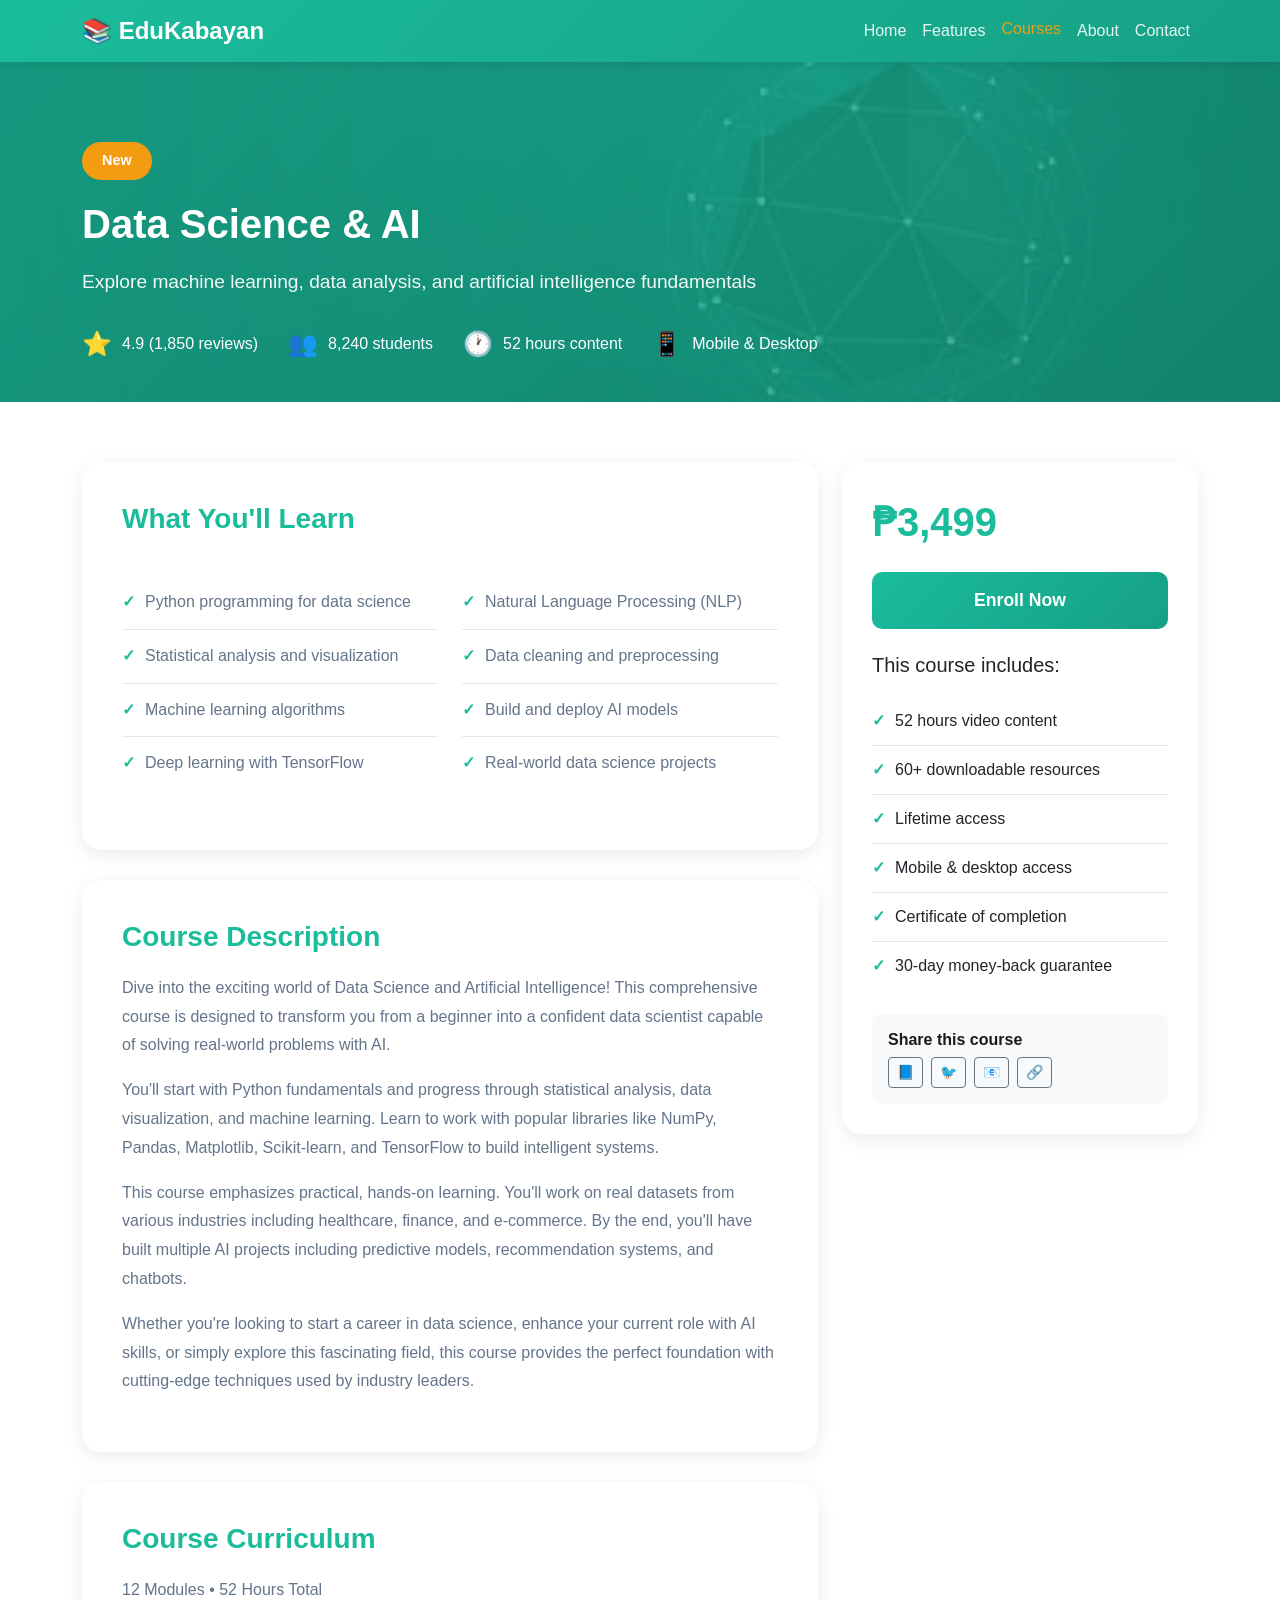
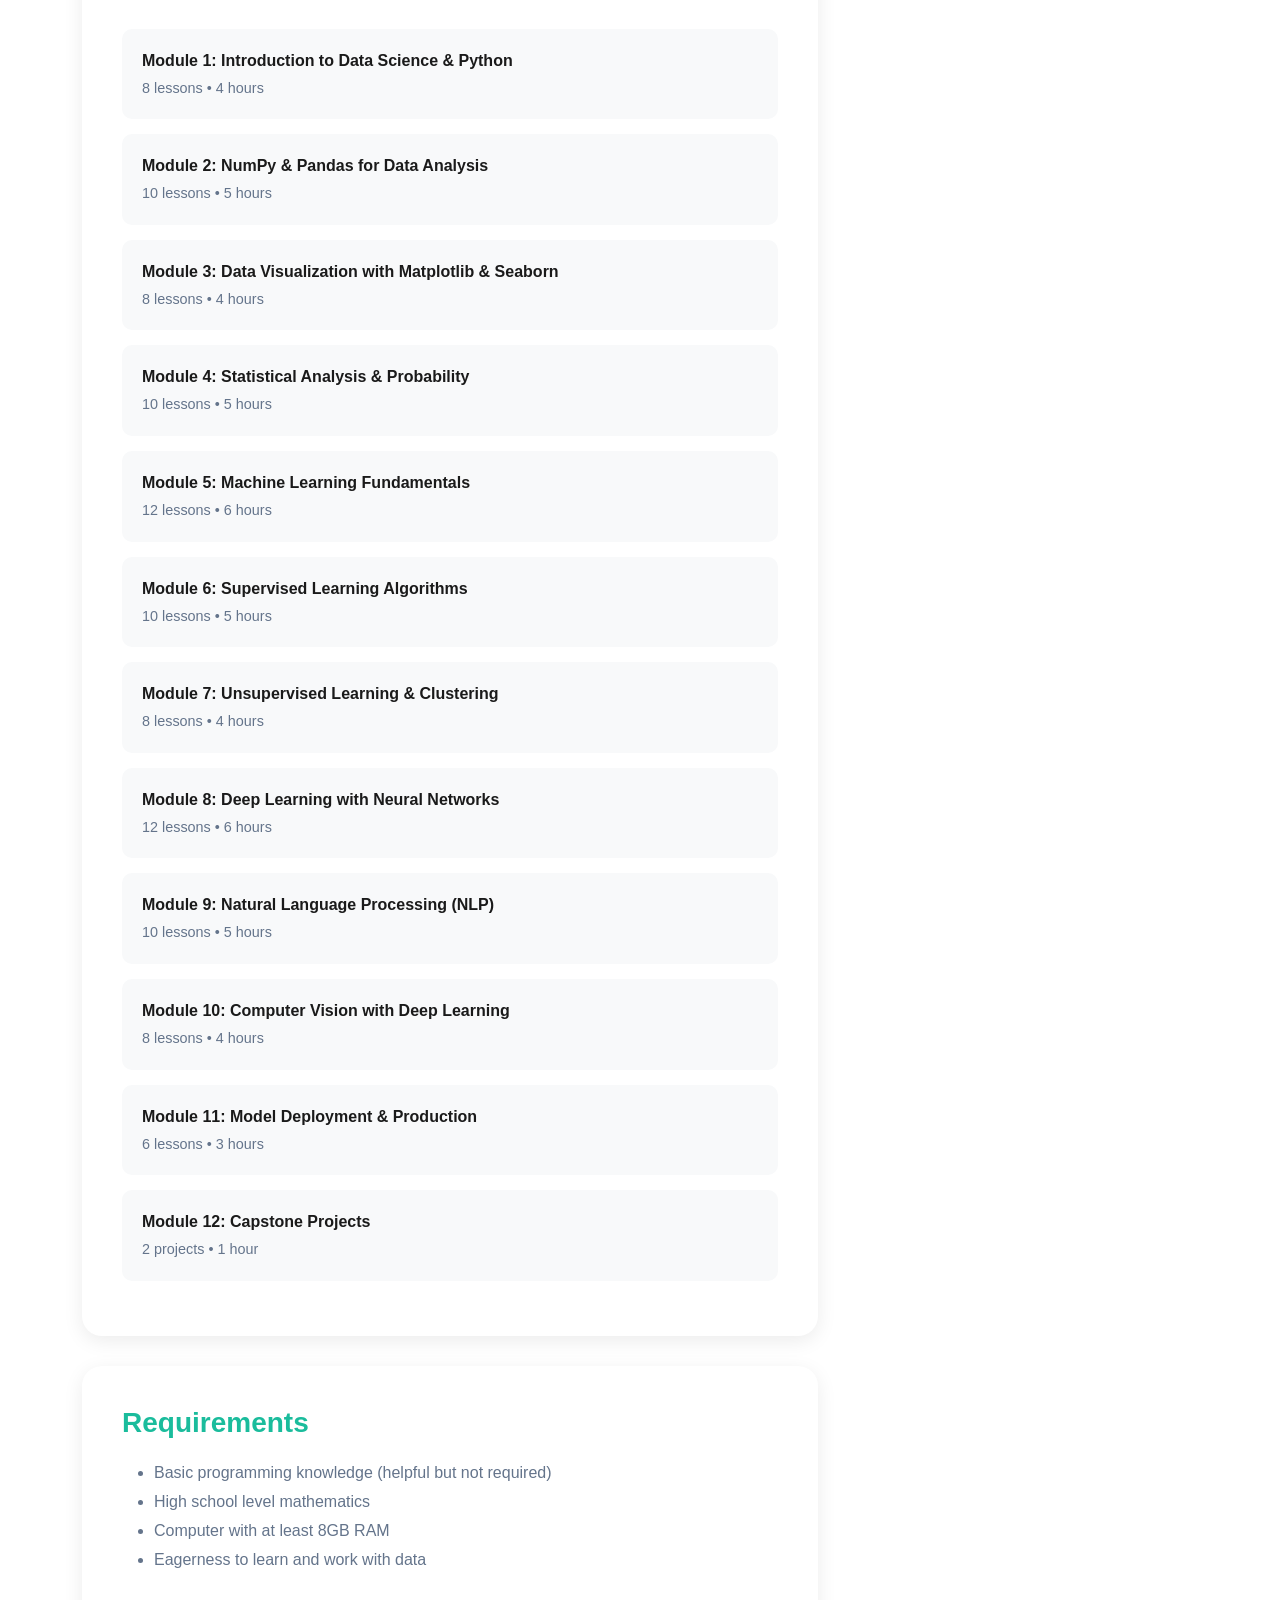
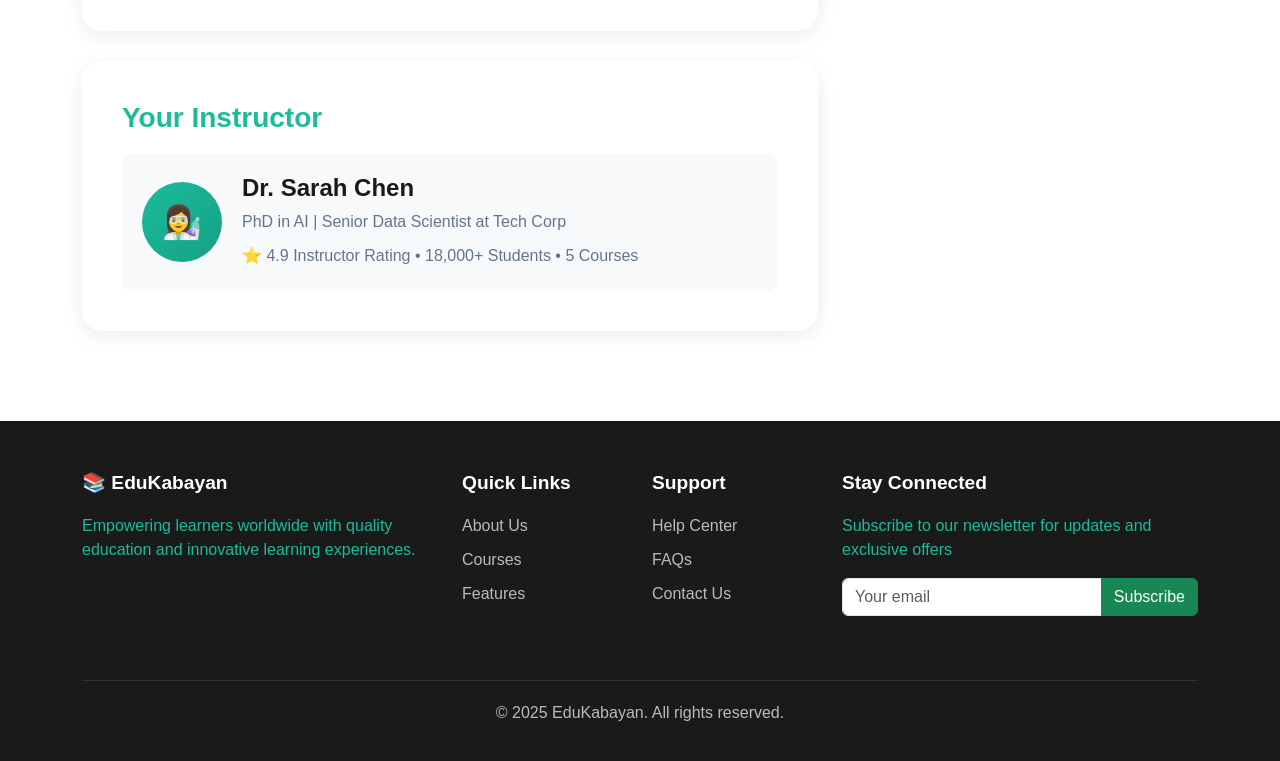
<file: data-science.html>
<!DOCTYPE html>
<html lang="en">
<head>
    <meta charset="UTF-8">
    <meta name="viewport" content="width=device-width, initial-scale=1.0">
    <title>Data Science & AI - EduKabayan</title>
    <link href="https://cdn.jsdelivr.net/npm/bootstrap@5.3.0/dist/css/bootstrap.min.css" rel="stylesheet">
    <style>
        body {
            font-family: 'Segoe UI', Tahoma, Geneva, Verdana, sans-serif;
        }

        .navbar {
            box-shadow: 0 2px 10px rgba(0,0,0,0.1);
            background: linear-gradient(135deg, #1abc9c, #16a085) !important;
        }

        .navbar-brand {
            font-weight: 700;
            font-size: 1.5rem;
            color: white;
        }

        .nav-link {
            color: rgba(255,255,255,0.9) !important;
            font-weight: 500;
            transition: all 0.3s ease;
        }

        .nav-link:hover, .nav-link.active {
            color: #f39c12 !important;
            transform: translateY(-2px);
        }

        .course-hero {
            background: linear-gradient(135deg, rgba(26, 188, 156, 0.8), rgba(22, 160, 133, 0.8)), url('data1.jpg') center/cover;
            color: white;
            padding: 80px 0 40px;
        }

        .course-hero h1 {
            font-size: 2.5rem;
            font-weight: 800;
            margin-bottom: 20px;
        }

        .course-hero p {
            font-size: 1.2rem;
            opacity: 0.95;
            margin-bottom: 30px;
        }

        .course-badge {
            background-color: #f39c12;
            color: white;
            padding: 8px 20px;
            border-radius: 20px;
            font-size: 0.9rem;
            font-weight: 600;
            display: inline-block;
            margin-bottom: 20px;
        }

        .course-stats {
            display: flex;
            gap: 30px;
            flex-wrap: wrap;
            margin-top: 20px;
        }

        .stat-item {
            display: flex;
            align-items: center;
            gap: 10px;
        }

        .stat-icon {
            font-size: 1.5rem;
        }

        .course-content {
            padding: 60px 0;
        }

        .content-card {
            background: white;
            border-radius: 20px;
            padding: 40px;
            box-shadow: 0 5px 20px rgba(0,0,0,0.08);
            margin-bottom: 30px;
        }

        .content-card h3 {
            color: #1abc9c;
            font-weight: 700;
            margin-bottom: 20px;
        }

        .content-card p, .content-card li {
            color: #64748b;
            line-height: 1.8;
        }

        .sidebar-card {
            background: white;
            border-radius: 20px;
            padding: 30px;
            box-shadow: 0 5px 20px rgba(0,0,0,0.08);
            position: sticky;
            top: 100px;
        }

        .price-tag {
            font-size: 2.5rem;
            font-weight: 800;
            color: #1abc9c;
            margin-bottom: 20px;
        }

        .enroll-btn {
            width: 100%;
            padding: 15px;
            font-size: 1.1rem;
            font-weight: 600;
            border-radius: 10px;
            background: linear-gradient(135deg, #1abc9c, #16a085);
            border: none;
            color: white;
            transition: all 0.3s ease;
        }

        .enroll-btn:hover {
            transform: translateY(-3px);
            box-shadow: 0 10px 25px rgba(0,0,0,0.2);
        }

        .feature-list {
            list-style: none;
            padding: 0;
            margin: 20px 0;
        }

        .feature-list li {
            padding: 12px 0;
            border-bottom: 1px solid #e2e8f0;
            display: flex;
            align-items: center;
            gap: 10px;
        }

        .feature-list li:last-child {
            border-bottom: none;
        }

        .check-icon {
            color: #1abc9c;
            font-weight: bold;
        }

        .module-item {
            background: #f8f9fa;
            padding: 20px;
            border-radius: 10px;
            margin-bottom: 15px;
            cursor: pointer;
            transition: all 0.3s ease;
        }

        .module-item:hover {
            background: #e9ecef;
            transform: translateX(5px);
        }

        .module-title {
            font-weight: 600;
            color: #1a1a1a;
            margin-bottom: 5px;
        }

        .module-duration {
            color: #64748b;
            font-size: 0.9rem;
        }

        .instructor-card {
            display: flex;
            align-items: center;
            gap: 20px;
            padding: 20px;
            background: #f8f9fa;
            border-radius: 10px;
        }

        .instructor-avatar {
            width: 80px;
            height: 80px;
            border-radius: 50%;
            background: linear-gradient(135deg, #1abc9c, #16a085);
            display: flex;
            align-items: center;
            justify-content: center;
            font-size: 2rem;
            color: white;
        }

        .instructor-info h4 {
            margin: 0;
            color: #1a1a1a;
            font-weight: 700;
        }

        .instructor-info p {
            margin: 5px 0 0 0;
            color: #64748b;
        }

        .footer {
            background-color: #1a1a1a;
            color: white;
            padding: 50px 0 20px;
        }

        .footer-title {
            font-size: 1.2rem;
            font-weight: 700;
            margin-bottom: 20px;
        }

        .footer .text-muted {
            color: #1abc9c !important;
        }

        .footer-link {
            color: rgba(255,255,255,0.7);
            text-decoration: none;
            display: block;
            margin-bottom: 10px;
            transition: all 0.3s ease;
        }

        .footer-link:hover {
            color: #1abc9c;
            padding-left: 5px;
        }

        .footer-bottom {
            margin-top: 40px;
            padding-top: 20px;
            border-top: 1px solid rgba(255,255,255,0.1);
            text-align: center;
            color: rgba(255,255,255,0.7);
        }

        @media (max-width: 768px) {
            .course-hero h1 {
                font-size: 2rem;
            }

            .sidebar-card {
                position: relative;
                top: 0;
                margin-bottom: 30px;
            }
        }
    </style>
</head>
<body>
    <!-- Navigation -->
    <nav class="navbar navbar-expand-lg navbar-dark sticky-top">
        <div class="container">
            <a class="navbar-brand" href="index.html">📚 EduKabayan</a>
            <button class="navbar-toggler" type="button" data-bs-toggle="collapse" data-bs-target="#navbarNav">
                <span class="navbar-toggler-icon"></span>
            </button>
            <div class="collapse navbar-collapse" id="navbarNav">
                <ul class="navbar-nav ms-auto">
                    <li class="nav-item">
                        <a class="nav-link" href="index.html">Home</a>
                    </li>
                    <li class="nav-item">
                        <a class="nav-link" href="features.html">Features</a>
                    </li>
                    <li class="nav-item">
                        <a class="nav-link active" href="courses.html">Courses</a>
                    </li>
                    <li class="nav-item">
                        <a class="nav-link" href="about.html">About</a>
                    </li>
                    <li class="nav-item">
                        <a class="nav-link" href="contact.html">Contact</a>
                    </li>
                </ul>
            </div>
        </div>
    </nav>

    <!-- Course Hero -->
    <section class="course-hero">
        <div class="container">
            <span class="course-badge">New</span>
            <h1>Data Science & AI</h1>
            <p>Explore machine learning, data analysis, and artificial intelligence fundamentals</p>
            <div class="course-stats">
                <div class="stat-item">
                    <span class="stat-icon">⭐</span>
                    <span>4.9 (1,850 reviews)</span>
                </div>
                <div class="stat-item">
                    <span class="stat-icon">👥</span>
                    <span>8,240 students</span>
                </div>
                <div class="stat-item">
                    <span class="stat-icon">🕐</span>
                    <span>52 hours content</span>
                </div>
                <div class="stat-item">
                    <span class="stat-icon">📱</span>
                    <span>Mobile & Desktop</span>
                </div>
            </div>
        </div>
    </section>

    <!-- Course Content -->
    <section class="course-content">
        <div class="container">
            <div class="row">
                <div class="col-lg-8">
                    <!-- What You'll Learn -->
                    <div class="content-card">
                        <h3>What You'll Learn</h3>
                        <div class="row">
                            <div class="col-md-6">
                                <ul class="feature-list">
                                    <li><span class="check-icon">✓</span> Python programming for data science</li>
                                    <li><span class="check-icon">✓</span> Statistical analysis and visualization</li>
                                    <li><span class="check-icon">✓</span> Machine learning algorithms</li>
                                    <li><span class="check-icon">✓</span> Deep learning with TensorFlow</li>
                                </ul>
                            </div>
                            <div class="col-md-6">
                                <ul class="feature-list">
                                    <li><span class="check-icon">✓</span> Natural Language Processing (NLP)</li>
                                    <li><span class="check-icon">✓</span> Data cleaning and preprocessing</li>
                                    <li><span class="check-icon">✓</span> Build and deploy AI models</li>
                                    <li><span class="check-icon">✓</span> Real-world data science projects</li>
                                </ul>
                            </div>
                        </div>
                    </div>

                    <!-- Course Description -->
                    <div class="content-card">
                        <h3>Course Description</h3>
                        <p>Dive into the exciting world of Data Science and Artificial Intelligence! This comprehensive course is designed to transform you from a beginner into a confident data scientist capable of solving real-world problems with AI.</p>
                        <p>You'll start with Python fundamentals and progress through statistical analysis, data visualization, and machine learning. Learn to work with popular libraries like NumPy, Pandas, Matplotlib, Scikit-learn, and TensorFlow to build intelligent systems.</p>
                        <p>This course emphasizes practical, hands-on learning. You'll work on real datasets from various industries including healthcare, finance, and e-commerce. By the end, you'll have built multiple AI projects including predictive models, recommendation systems, and chatbots.</p>
                        <p>Whether you're looking to start a career in data science, enhance your current role with AI skills, or simply explore this fascinating field, this course provides the perfect foundation with cutting-edge techniques used by industry leaders.</p>
                    </div>

                    <!-- Course Curriculum -->
                    <div class="content-card">
                        <h3>Course Curriculum</h3>
                        <p class="mb-4">12 Modules • 52 Hours Total</p>
                        
                        <div class="module-item">
                            <div class="module-title">Module 1: Introduction to Data Science & Python</div>
                            <div class="module-duration">8 lessons • 4 hours</div>
                        </div>
                        
                        <div class="module-item">
                            <div class="module-title">Module 2: NumPy & Pandas for Data Analysis</div>
                            <div class="module-duration">10 lessons • 5 hours</div>
                        </div>
                        
                        <div class="module-item">
                            <div class="module-title">Module 3: Data Visualization with Matplotlib & Seaborn</div>
                            <div class="module-duration">8 lessons • 4 hours</div>
                        </div>
                        
                        <div class="module-item">
                            <div class="module-title">Module 4: Statistical Analysis & Probability</div>
                            <div class="module-duration">10 lessons • 5 hours</div>
                        </div>
                        
                        <div class="module-item">
                            <div class="module-title">Module 5: Machine Learning Fundamentals</div>
                            <div class="module-duration">12 lessons • 6 hours</div>
                        </div>
                        
                        <div class="module-item">
                            <div class="module-title">Module 6: Supervised Learning Algorithms</div>
                            <div class="module-duration">10 lessons • 5 hours</div>
                        </div>
                        
                        <div class="module-item">
                            <div class="module-title">Module 7: Unsupervised Learning & Clustering</div>
                            <div class="module-duration">8 lessons • 4 hours</div>
                        </div>
                        
                        <div class="module-item">
                            <div class="module-title">Module 8: Deep Learning with Neural Networks</div>
                            <div class="module-duration">12 lessons • 6 hours</div>
                        </div>
                        
                        <div class="module-item">
                            <div class="module-title">Module 9: Natural Language Processing (NLP)</div>
                            <div class="module-duration">10 lessons • 5 hours</div>
                        </div>
                        
                        <div class="module-item">
                            <div class="module-title">Module 10: Computer Vision with Deep Learning</div>
                            <div class="module-duration">8 lessons • 4 hours</div>
                        </div>
                        
                        <div class="module-item">
                            <div class="module-title">Module 11: Model Deployment & Production</div>
                            <div class="module-duration">6 lessons • 3 hours</div>
                        </div>
                        
                        <div class="module-item">
                            <div class="module-title">Module 12: Capstone Projects</div>
                            <div class="module-duration">2 projects • 1 hour</div>
                        </div>
                    </div>

                    <!-- Requirements -->
                    <div class="content-card">
                        <h3>Requirements</h3>
                        <ul>
                            <li>Basic programming knowledge (helpful but not required)</li>
                            <li>High school level mathematics</li>
                            <li>Computer with at least 8GB RAM</li>
                            <li>Eagerness to learn and work with data</li>
                        </ul>
                    </div>

                    <!-- Instructor -->
                    <div class="content-card">
                        <h3>Your Instructor</h3>
                        <div class="instructor-card">
                            <div class="instructor-avatar">👩‍🔬</div>
                            <div class="instructor-info">
                                <h4>Dr. Sarah Chen</h4>
                                <p>PhD in AI | Senior Data Scientist at Tech Corp</p>
                                <p>⭐ 4.9 Instructor Rating • 18,000+ Students • 5 Courses</p>
                            </div>
                        </div>
                    </div>
                </div>

                <div class="col-lg-4">
                    <div class="sidebar-card">
                        <div class="price-tag">₱3,499</div>
                        <button class="enroll-btn">Enroll Now</button>
                        
                        <h5 class="mt-4 mb-3">This course includes:</h5>
                        <ul class="feature-list">
                            <li><span class="check-icon">✓</span> 52 hours video content</li>
                            <li><span class="check-icon">✓</span> 60+ downloadable resources</li>
                            <li><span class="check-icon">✓</span> Lifetime access</li>
                            <li><span class="check-icon">✓</span> Mobile & desktop access</li>
                            <li><span class="check-icon">✓</span> Certificate of completion</li>
                            <li><span class="check-icon">✓</span> 30-day money-back guarantee</li>
                        </ul>

                        <div class="mt-4 p-3" style="background: #f8f9fa; border-radius: 10px;">
                            <h6 style="color: #1a1a1a; font-weight: 600;">Share this course</h6>
                            <div class="d-flex gap-2 mt-2">
                                <button class="btn btn-sm btn-outline-secondary">📘</button>
                                <button class="btn btn-sm btn-outline-secondary">🐦</button>
                                <button class="btn btn-sm btn-outline-secondary">📧</button>
                                <button class="btn btn-sm btn-outline-secondary">🔗</button>
                            </div>
                        </div>
                    </div>
                </div>
            </div>
        </div>
    </section>

    <!-- Footer -->
    <footer class="footer">
        <div class="container">
            <div class="row">
                <div class="col-md-4 mb-4">
                    <h3 class="footer-title">📚 EduKabayan</h3>
                    <p class="text-muted">Empowering learners worldwide with quality education and innovative learning experiences.</p>
                </div>
                <div class="col-md-2 mb-4">
                    <h5 class="footer-title">Quick Links</h5>
                    <a href="about.html" class="footer-link">About Us</a>
                    <a href="courses.html" class="footer-link">Courses</a>
                    <a href="features.html" class="footer-link">Features</a>
                </div>
                <div class="col-md-2 mb-4">
                    <h5 class="footer-title">Support</h5>
                    <a href="contact.html" class="footer-link">Help Center</a>
                    <a href="contact.html" class="footer-link">FAQs</a>
                    <a href="contact.html" class="footer-link">Contact Us</a>
                </div>
                <div class="col-md-4 mb-4">
                    <h5 class="footer-title">Stay Connected</h5>
                    <p class="text-muted">Subscribe to our newsletter for updates and exclusive offers</p>
                    <form class="input-group">
                        <input type="email" class="form-control" placeholder="Your email" required>
                        <button class="btn btn-success" type="submit">Subscribe</button>
                    </form>
                </div>
            </div>
            <div class="footer-bottom">
                <p>&copy; 2025 EduKabayan. All rights reserved.</p>
            </div>
        </div>
    </footer>

    <script src="https://cdn.jsdelivr.net/npm/bootstrap@5.3.0/dist/js/bootstrap.bundle.min.js"></script>
</body>
</html>
</file>
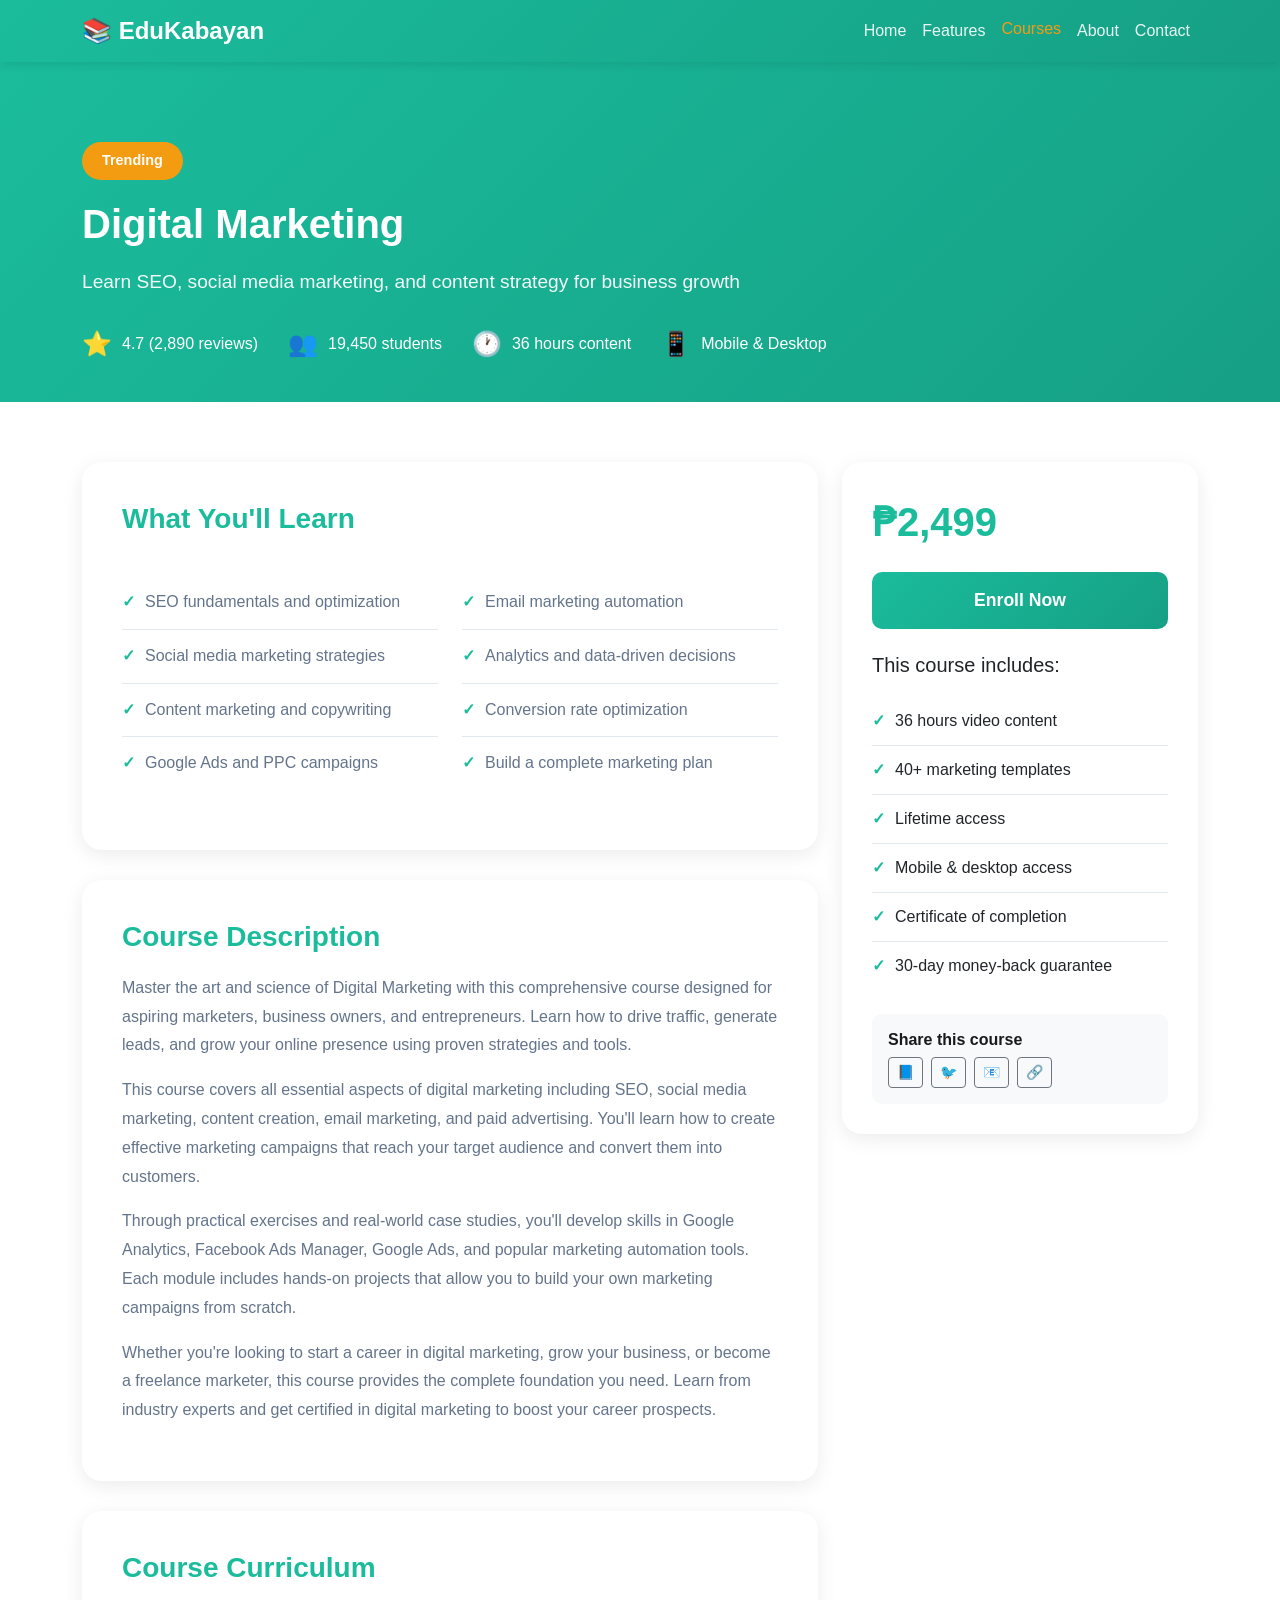
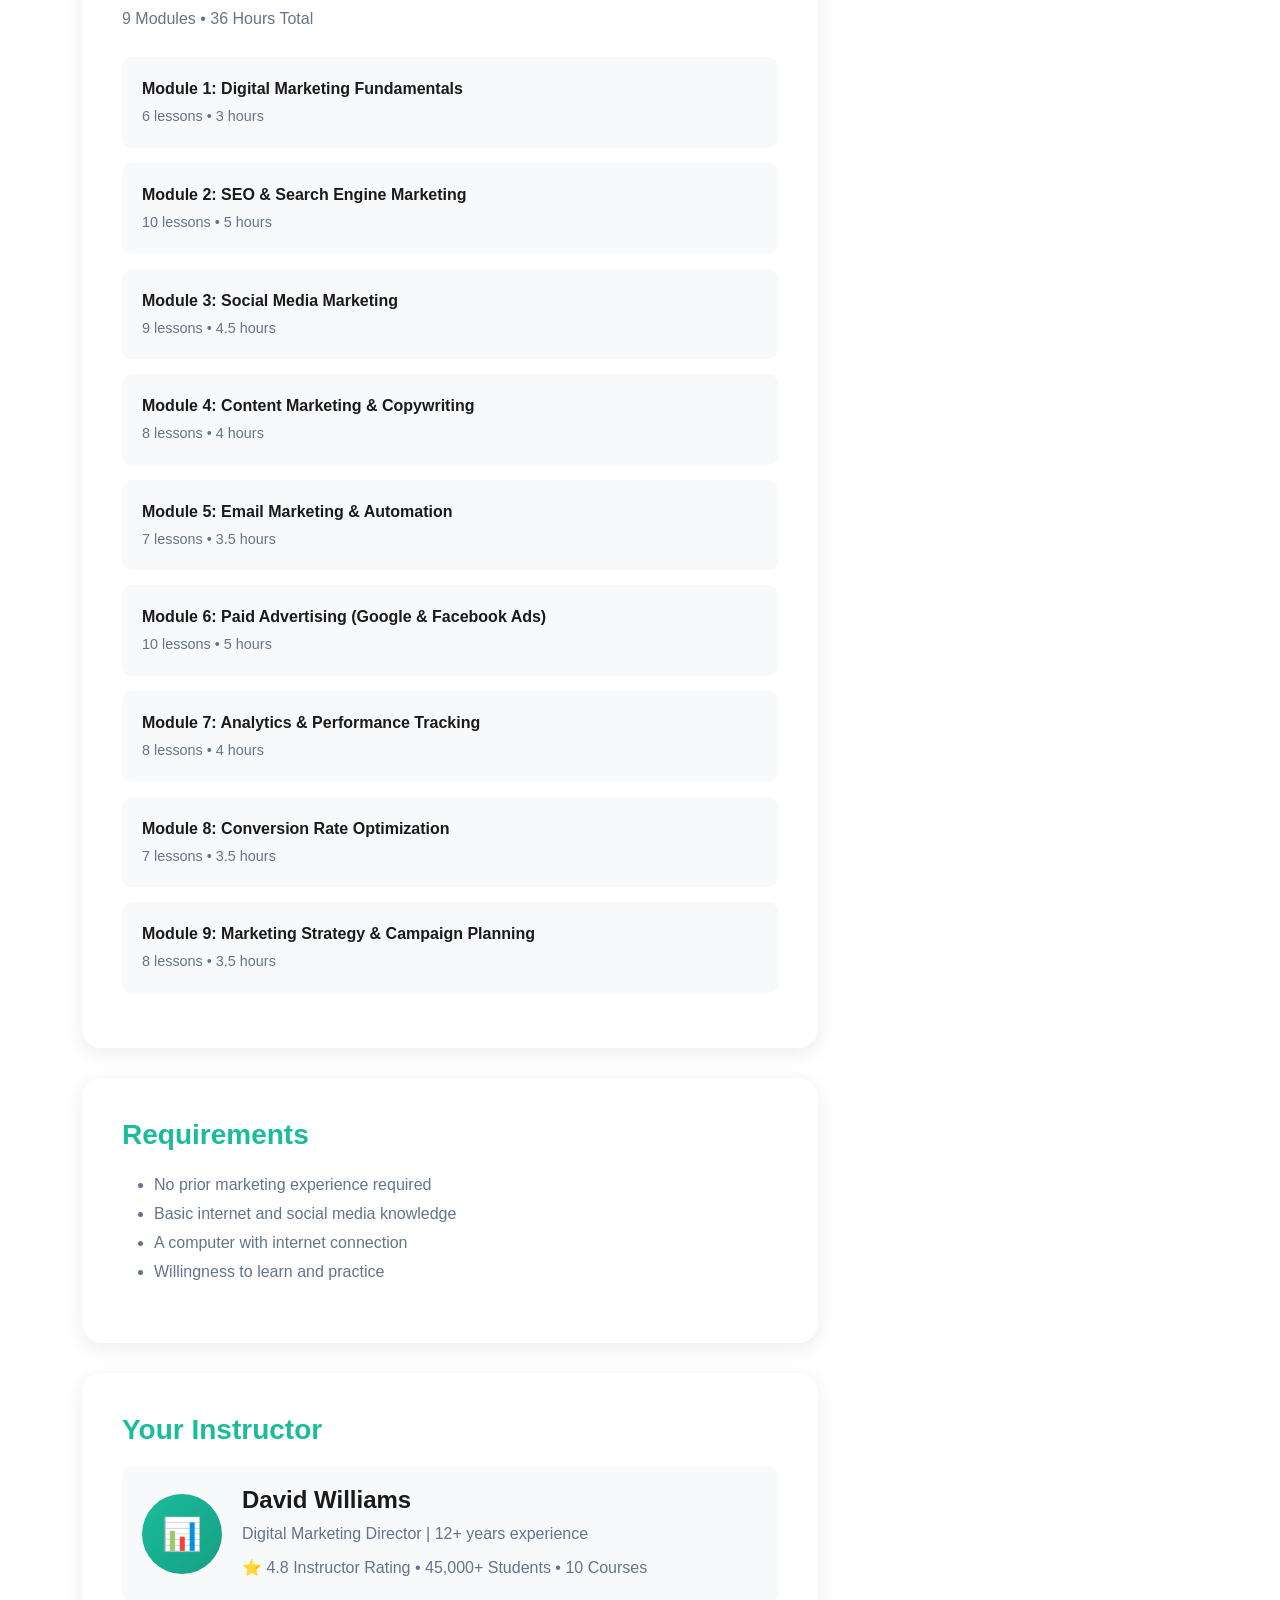
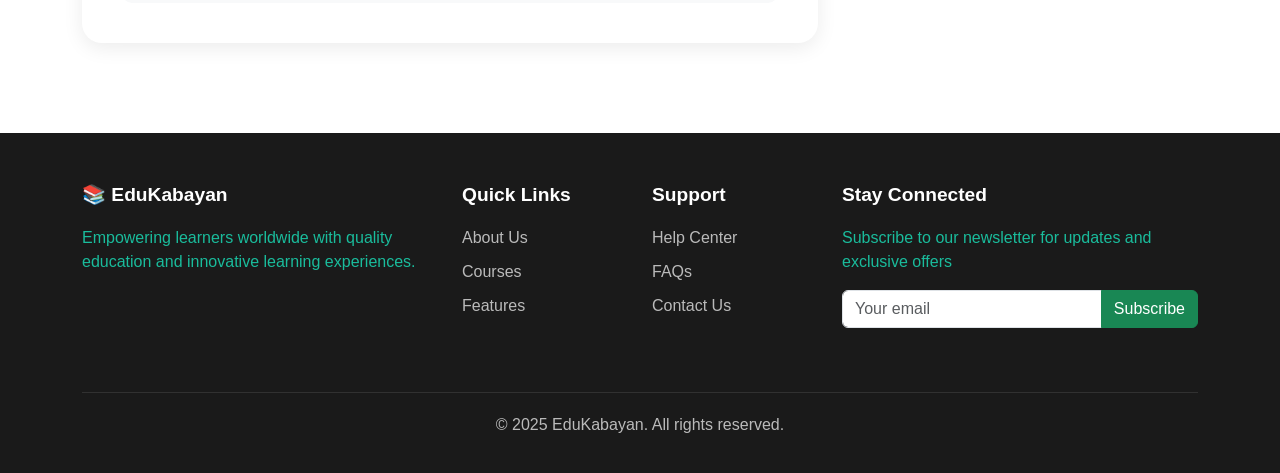
<file: digital-marketing.html>
<!DOCTYPE html>
<html lang="en">
<head>
    <meta charset="UTF-8">
    <meta name="viewport" content="width=device-width, initial-scale=1.0">
    <title>Digital Marketing - EduKabayan</title>
    <link href="https://cdn.jsdelivr.net/npm/bootstrap@5.3.0/dist/css/bootstrap.min.css" rel="stylesheet">
    <style>
        body {
            font-family: 'Segoe UI', Tahoma, Geneva, Verdana, sans-serif;
        }

        .navbar {
            box-shadow: 0 2px 10px rgba(0,0,0,0.1);
            background: linear-gradient(135deg, #1abc9c, #16a085) !important;
        }

        .navbar-brand {
            font-weight: 700;
            font-size: 1.5rem;
            color: white;
        }

        .nav-link {
            color: rgba(255,255,255,0.9) !important;
            font-weight: 500;
            transition: all 0.3s ease;
        }

        .nav-link:hover, .nav-link.active {
            color: #f39c12 !important;
            transform: translateY(-2px);
        }

        .course-hero {
            background: linear-gradient(135deg, #1abc9c, #16a085);
            color: white;
            padding: 80px 0 40px;
        }

        .course-hero h1 {
            font-size: 2.5rem;
            font-weight: 800;
            margin-bottom: 20px;
        }

        .course-hero p {
            font-size: 1.2rem;
            opacity: 0.95;
            margin-bottom: 30px;
        }

        .course-badge {
            background-color: #f39c12;
            color: white;
            padding: 8px 20px;
            border-radius: 20px;
            font-size: 0.9rem;
            font-weight: 600;
            display: inline-block;
            margin-bottom: 20px;
        }

        .course-stats {
            display: flex;
            gap: 30px;
            flex-wrap: wrap;
            margin-top: 20px;
        }

        .stat-item {
            display: flex;
            align-items: center;
            gap: 10px;
        }

        .stat-icon {
            font-size: 1.5rem;
        }

        .course-content {
            padding: 60px 0;
        }

        .content-card {
            background: white;
            border-radius: 20px;
            padding: 40px;
            box-shadow: 0 5px 20px rgba(0,0,0,0.08);
            margin-bottom: 30px;
        }

        .content-card h3 {
            color: #1abc9c;
            font-weight: 700;
            margin-bottom: 20px;
        }

        .content-card p, .content-card li {
            color: #64748b;
            line-height: 1.8;
        }

        .sidebar-card {
            background: white;
            border-radius: 20px;
            padding: 30px;
            box-shadow: 0 5px 20px rgba(0,0,0,0.08);
            position: sticky;
            top: 100px;
        }

        .price-tag {
            font-size: 2.5rem;
            font-weight: 800;
            color: #1abc9c;
            margin-bottom: 20px;
        }

        .enroll-btn {
            width: 100%;
            padding: 15px;
            font-size: 1.1rem;
            font-weight: 600;
            border-radius: 10px;
            background: linear-gradient(135deg, #1abc9c, #16a085);
            border: none;
            color: white;
            transition: all 0.3s ease;
        }

        .enroll-btn:hover {
            transform: translateY(-3px);
            box-shadow: 0 10px 25px rgba(0,0,0,0.2);
        }

        .feature-list {
            list-style: none;
            padding: 0;
            margin: 20px 0;
        }

        .feature-list li {
            padding: 12px 0;
            border-bottom: 1px solid #e2e8f0;
            display: flex;
            align-items: center;
            gap: 10px;
        }

        .feature-list li:last-child {
            border-bottom: none;
        }

        .check-icon {
            color: #1abc9c;
            font-weight: bold;
        }

        .module-item {
            background: #f8f9fa;
            padding: 20px;
            border-radius: 10px;
            margin-bottom: 15px;
            cursor: pointer;
            transition: all 0.3s ease;
        }

        .module-item:hover {
            background: #e9ecef;
            transform: translateX(5px);
        }

        .module-title {
            font-weight: 600;
            color: #1a1a1a;
            margin-bottom: 5px;
        }

        .module-duration {
            color: #64748b;
            font-size: 0.9rem;
        }

        .instructor-card {
            display: flex;
            align-items: center;
            gap: 20px;
            padding: 20px;
            background: #f8f9fa;
            border-radius: 10px;
        }

        .instructor-avatar {
            width: 80px;
            height: 80px;
            border-radius: 50%;
            background: linear-gradient(135deg, #1abc9c, #16a085);
            display: flex;
            align-items: center;
            justify-content: center;
            font-size: 2rem;
            color: white;
        }

        .instructor-info h4 {
            margin: 0;
            color: #1a1a1a;
            font-weight: 700;
        }

        .instructor-info p {
            margin: 5px 0 0 0;
            color: #64748b;
        }

        .footer {
            background-color: #1a1a1a;
            color: white;
            padding: 50px 0 20px;
        }

        .footer-title {
            font-size: 1.2rem;
            font-weight: 700;
            margin-bottom: 20px;
        }

        .footer .text-muted {
            color: #1abc9c !important;
        }

        .footer-link {
            color: rgba(255,255,255,0.7);
            text-decoration: none;
            display: block;
            margin-bottom: 10px;
            transition: all 0.3s ease;
        }

        .footer-link:hover {
            color: #1abc9c;
            padding-left: 5px;
        }

        .footer-bottom {
            margin-top: 40px;
            padding-top: 20px;
            border-top: 1px solid rgba(255,255,255,0.1);
            text-align: center;
            color: rgba(255,255,255,0.7);
        }

        @media (max-width: 768px) {
            .course-hero h1 {
                font-size: 2rem;
            }

            .sidebar-card {
                position: relative;
                top: 0;
                margin-bottom: 30px;
            }
        }
    </style>
</head>
<body>
    <!-- Navigation -->
    <nav class="navbar navbar-expand-lg navbar-dark sticky-top">
        <div class="container">
            <a class="navbar-brand" href="index.html">📚 EduKabayan</a>
            <button class="navbar-toggler" type="button" data-bs-toggle="collapse" data-bs-target="#navbarNav">
                <span class="navbar-toggler-icon"></span>
            </button>
            <div class="collapse navbar-collapse" id="navbarNav">
                <ul class="navbar-nav ms-auto">
                    <li class="nav-item">
                        <a class="nav-link" href="index.html">Home</a>
                    </li>
                    <li class="nav-item">
                        <a class="nav-link" href="features.html">Features</a>
                    </li>
                    <li class="nav-item">
                        <a class="nav-link active" href="courses.html">Courses</a>
                    </li>
                    <li class="nav-item">
                        <a class="nav-link" href="about.html">About</a>
                    </li>
                    <li class="nav-item">
                        <a class="nav-link" href="contact.html">Contact</a>
                    </li>
                </ul>
            </div>
        </div>
    </nav>

    <!-- Course Hero -->
    <section class="course-hero">
        <div class="container">
            <span class="course-badge">Trending</span>
            <h1>Digital Marketing</h1>
            <p>Learn SEO, social media marketing, and content strategy for business growth</p>
            <div class="course-stats">
                <div class="stat-item">
                    <span class="stat-icon">⭐</span>
                    <span>4.7 (2,890 reviews)</span>
                </div>
                <div class="stat-item">
                    <span class="stat-icon">👥</span>
                    <span>19,450 students</span>
                </div>
                <div class="stat-item">
                    <span class="stat-icon">🕐</span>
                    <span>36 hours content</span>
                </div>
                <div class="stat-item">
                    <span class="stat-icon">📱</span>
                    <span>Mobile & Desktop</span>
                </div>
            </div>
        </div>
    </section>

    <!-- Course Content -->
    <section class="course-content">
        <div class="container">
            <div class="row">
                <div class="col-lg-8">
                    <!-- What You'll Learn -->
                    <div class="content-card">
                        <h3>What You'll Learn</h3>
                        <div class="row">
                            <div class="col-md-6">
                                <ul class="feature-list">
                                    <li><span class="check-icon">✓</span> SEO fundamentals and optimization</li>
                                    <li><span class="check-icon">✓</span> Social media marketing strategies</li>
                                    <li><span class="check-icon">✓</span> Content marketing and copywriting</li>
                                    <li><span class="check-icon">✓</span> Google Ads and PPC campaigns</li>
                                </ul>
                            </div>
                            <div class="col-md-6">
                                <ul class="feature-list">
                                    <li><span class="check-icon">✓</span> Email marketing automation</li>
                                    <li><span class="check-icon">✓</span> Analytics and data-driven decisions</li>
                                    <li><span class="check-icon">✓</span> Conversion rate optimization</li>
                                    <li><span class="check-icon">✓</span> Build a complete marketing plan</li>
                                </ul>
                            </div>
                        </div>
                    </div>

                    <!-- Course Description -->
                    <div class="content-card">
                        <h3>Course Description</h3>
                        <p>Master the art and science of Digital Marketing with this comprehensive course designed for aspiring marketers, business owners, and entrepreneurs. Learn how to drive traffic, generate leads, and grow your online presence using proven strategies and tools.</p>
                        <p>This course covers all essential aspects of digital marketing including SEO, social media marketing, content creation, email marketing, and paid advertising. You'll learn how to create effective marketing campaigns that reach your target audience and convert them into customers.</p>
                        <p>Through practical exercises and real-world case studies, you'll develop skills in Google Analytics, Facebook Ads Manager, Google Ads, and popular marketing automation tools. Each module includes hands-on projects that allow you to build your own marketing campaigns from scratch.</p>
                        <p>Whether you're looking to start a career in digital marketing, grow your business, or become a freelance marketer, this course provides the complete foundation you need. Learn from industry experts and get certified in digital marketing to boost your career prospects.</p>
                    </div>

                    <!-- Course Curriculum -->
                    <div class="content-card">
                        <h3>Course Curriculum</h3>
                        <p class="mb-4">9 Modules • 36 Hours Total</p>
                        
                        <div class="module-item">
                            <div class="module-title">Module 1: Digital Marketing Fundamentals</div>
                            <div class="module-duration">6 lessons • 3 hours</div>
                        </div>
                        
                        <div class="module-item">
                            <div class="module-title">Module 2: SEO & Search Engine Marketing</div>
                            <div class="module-duration">10 lessons • 5 hours</div>
                        </div>
                        
                        <div class="module-item">
                            <div class="module-title">Module 3: Social Media Marketing</div>
                            <div class="module-duration">9 lessons • 4.5 hours</div>
                        </div>
                        
                        <div class="module-item">
                            <div class="module-title">Module 4: Content Marketing & Copywriting</div>
                            <div class="module-duration">8 lessons • 4 hours</div>
                        </div>
                        
                        <div class="module-item">
                            <div class="module-title">Module 5: Email Marketing & Automation</div>
                            <div class="module-duration">7 lessons • 3.5 hours</div>
                        </div>
                        
                        <div class="module-item">
                            <div class="module-title">Module 6: Paid Advertising (Google & Facebook Ads)</div>
                            <div class="module-duration">10 lessons • 5 hours</div>
                        </div>
                        
                        <div class="module-item">
                            <div class="module-title">Module 7: Analytics & Performance Tracking</div>
                            <div class="module-duration">8 lessons • 4 hours</div>
                        </div>
                        
                        <div class="module-item">
                            <div class="module-title">Module 8: Conversion Rate Optimization</div>
                            <div class="module-duration">7 lessons • 3.5 hours</div>
                        </div>
                        
                        <div class="module-item">
                            <div class="module-title">Module 9: Marketing Strategy & Campaign Planning</div>
                            <div class="module-duration">8 lessons • 3.5 hours</div>
                        </div>
                    </div>

                    <!-- Requirements -->
                    <div class="content-card">
                        <h3>Requirements</h3>
                        <ul>
                            <li>No prior marketing experience required</li>
                            <li>Basic internet and social media knowledge</li>
                            <li>A computer with internet connection</li>
                            <li>Willingness to learn and practice</li>
                        </ul>
                    </div>

                    <!-- Instructor -->
                    <div class="content-card">
                        <h3>Your Instructor</h3>
                        <div class="instructor-card">
                            <div class="instructor-avatar">📊</div>
                            <div class="instructor-info">
                                <h4>David Williams</h4>
                                <p>Digital Marketing Director | 12+ years experience</p>
                                <p>⭐ 4.8 Instructor Rating • 45,000+ Students • 10 Courses</p>
                            </div>
                        </div>
                    </div>
                </div>

                <div class="col-lg-4">
                    <div class="sidebar-card">
                        <div class="price-tag">₱2,499</div>
                        <button class="enroll-btn">Enroll Now</button>
                        
                        <h5 class="mt-4 mb-3">This course includes:</h5>
                        <ul class="feature-list">
                            <li><span class="check-icon">✓</span> 36 hours video content</li>
                            <li><span class="check-icon">✓</span> 40+ marketing templates</li>
                            <li><span class="check-icon">✓</span> Lifetime access</li>
                            <li><span class="check-icon">✓</span> Mobile & desktop access</li>
                            <li><span class="check-icon">✓</span> Certificate of completion</li>
                            <li><span class="check-icon">✓</span> 30-day money-back guarantee</li>
                        </ul>

                        <div class="mt-4 p-3" style="background: #f8f9fa; border-radius: 10px;">
                            <h6 style="color: #1a1a1a; font-weight: 600;">Share this course</h6>
                            <div class="d-flex gap-2 mt-2">
                                <button class="btn btn-sm btn-outline-secondary">📘</button>
                                <button class="btn btn-sm btn-outline-secondary">🐦</button>
                                <button class="btn btn-sm btn-outline-secondary">📧</button>
                                <button class="btn btn-sm btn-outline-secondary">🔗</button>
                            </div>
                        </div>
                    </div>
                </div>
            </div>
        </div>
    </section>

    <!-- Footer -->
    <footer class="footer">
        <div class="container">
            <div class="row">
                <div class="col-md-4 mb-4">
                    <h3 class="footer-title">📚 EduKabayan</h3>
                    <p class="text-muted">Empowering learners worldwide with quality education and innovative learning experiences.</p>
                </div>
                <div class="col-md-2 mb-4">
                    <h5 class="footer-title">Quick Links</h5>
                    <a href="about.html" class="footer-link">About Us</a>
                    <a href="courses.html" class="footer-link">Courses</a>
                    <a href="features.html" class="footer-link">Features</a>
                </div>
                <div class="col-md-2 mb-4">
                    <h5 class="footer-title">Support</h5>
                    <a href="contact.html" class="footer-link">Help Center</a>
                    <a href="contact.html" class="footer-link">FAQs</a>
                    <a href="contact.html" class="footer-link">Contact Us</a>
                </div>
                <div class="col-md-4 mb-4">
                    <h5 class="footer-title">Stay Connected</h5>
                    <p class="text-muted">Subscribe to our newsletter for updates and exclusive offers</p>
                    <form class="input-group">
                        <input type="email" class="form-control" placeholder="Your email" required>
                        <button class="btn btn-success" type="submit">Subscribe</button>
                    </form>
                </div>
            </div>
            <div class="footer-bottom">
                <p>&copy; 2025 EduKabayan. All rights reserved.</p>
            </div>
        </div>
    </footer>

    <script src="https://cdn.jsdelivr.net/npm/bootstrap@5.3.0/dist/js/bootstrap.bundle.min.js"></script>
</body>
</html>
</file>
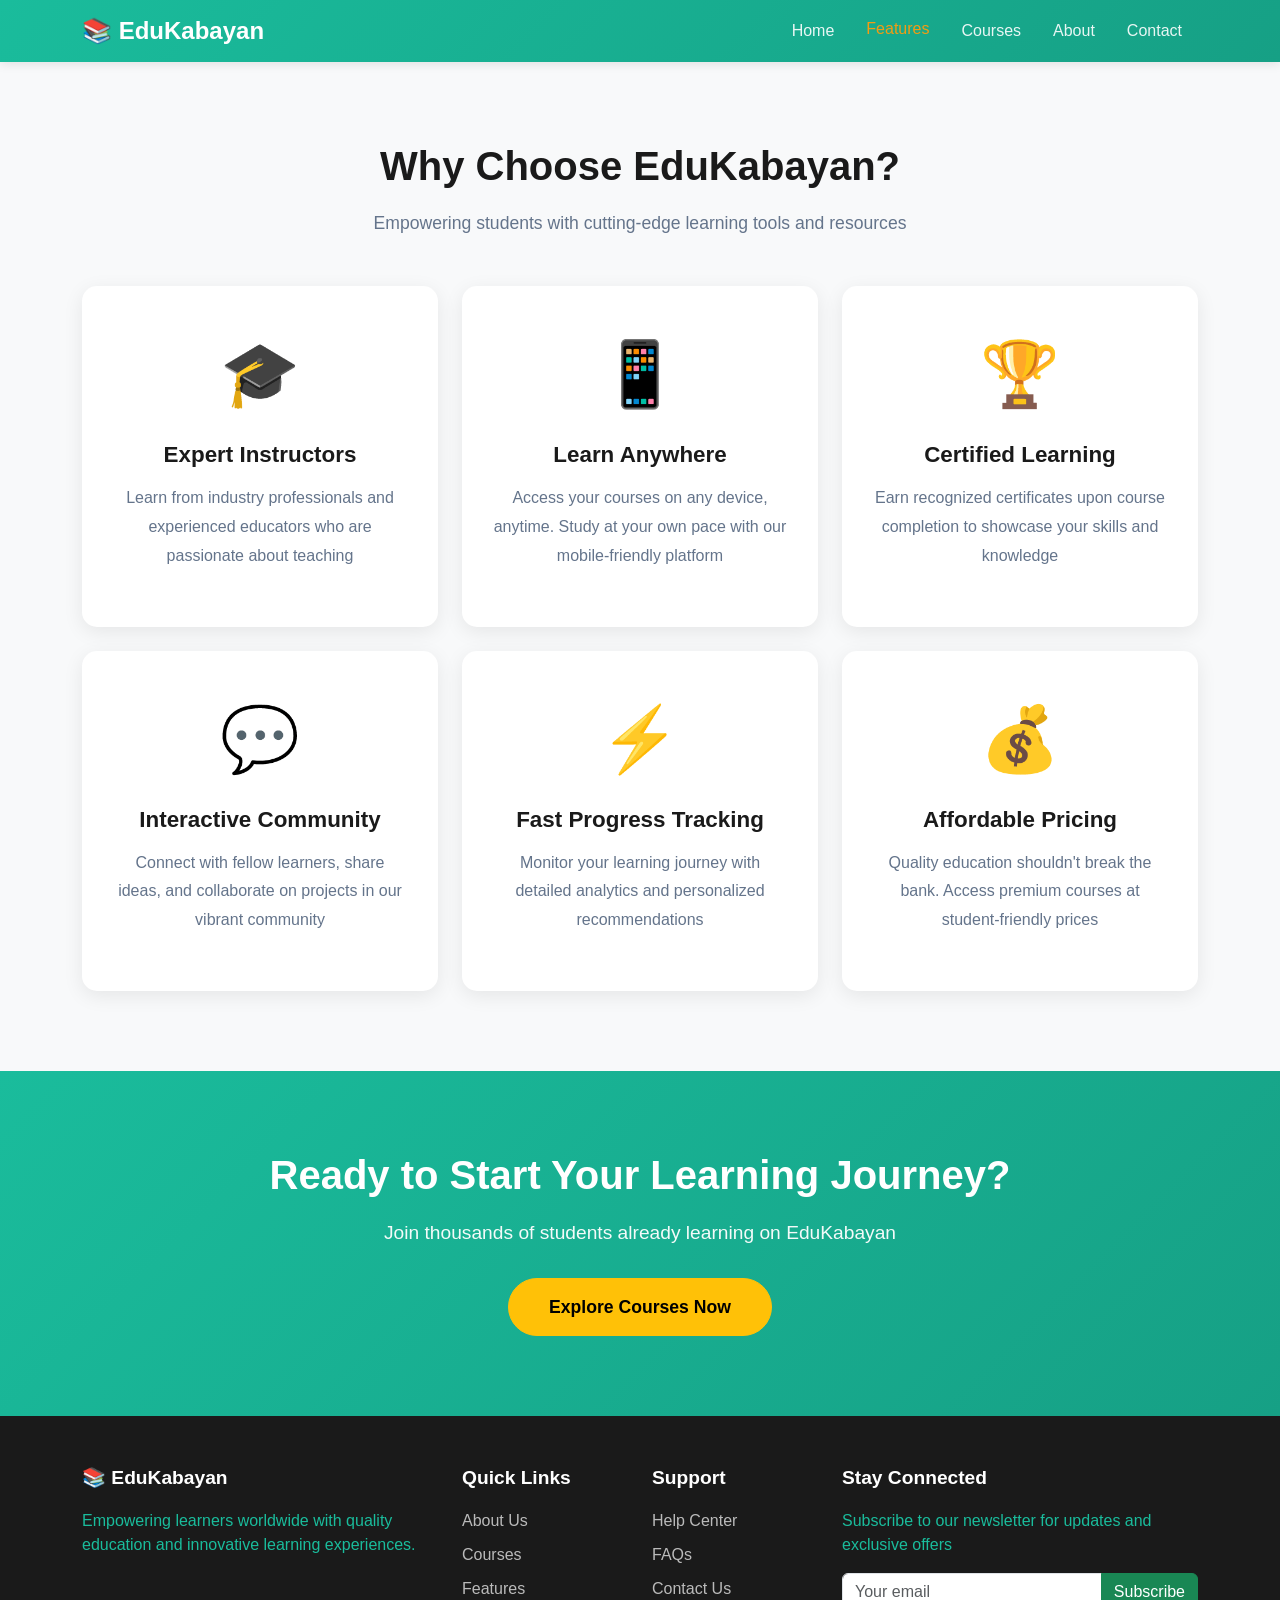
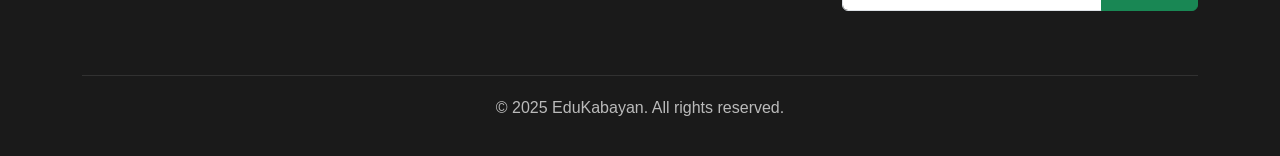
<file: features.html>
<!DOCTYPE html>
<html lang="en">
<head>
    <meta charset="UTF-8">
    <meta name="viewport" content="width=device-width, initial-scale=1.0">
    <title>EduKabayan - Features</title>
    <link href="https://cdn.jsdelivr.net/npm/bootstrap@5.3.0/dist/css/bootstrap.min.css" rel="stylesheet">
    <link rel="stylesheet" href="styles.css">
</head>
<body>
    <!-- Navigation -->
    <nav class="navbar navbar-expand-lg navbar-dark sticky-top">
        <div class="container">
            <a class="navbar-brand" href="index.html">📚 EduKabayan</a>
            <button class="navbar-toggler" type="button" data-bs-toggle="collapse" data-bs-target="#navbarNav">
                <span class="navbar-toggler-icon"></span>
            </button>
            <div class="collapse navbar-collapse" id="navbarNav">
                <ul class="navbar-nav ms-auto">
                    <li class="nav-item">
                        <a class="nav-link" href="index.html">Home</a>
                    </li>
                    <li class="nav-item">
                        <a class="nav-link active" href="features.html">Features</a>
                    </li>
                    <li class="nav-item">
                        <a class="nav-link" href="courses.html">Courses</a>
                    </li>
                    <li class="nav-item">
                        <a class="nav-link" href="about.html">About</a>
                    </li>
                    <li class="nav-item">
                        <a class="nav-link" href="contact.html">Contact</a>
                    </li>
                </ul>
            </div>
        </div>
    </nav>

    <!-- Features Section -->
    <section class="features-section">
        <div class="container">
            <h2 class="section-title">Why Choose EduKabayan?</h2>
            <p class="section-subtitle">Empowering students with cutting-edge learning tools and resources</p>
            
            <div class="row g-4">
                <div class="col-md-6 col-lg-4">
                    <div class="card feature-card">
                        <div class="feature-icon">
                            🎓
                        </div>
                        <h3 class="feature-title">Expert Instructors</h3>
                        <p class="feature-text">Learn from industry professionals and experienced educators who are passionate about teaching</p>
                    </div>
                </div>
                <div class="col-md-6 col-lg-4">
                    <div class="card feature-card">
                        <div class="feature-icon">
                            📱
                        </div>
                        <h3 class="feature-title">Learn Anywhere</h3>
                        <p class="feature-text">Access your courses on any device, anytime. Study at your own pace with our mobile-friendly platform</p>
                    </div>
                </div>
                <div class="col-md-6 col-lg-4">
                    <div class="card feature-card">
                        <div class="feature-icon">
                            🏆
                        </div>
                        <h3 class="feature-title">Certified Learning</h3>
                        <p class="feature-text">Earn recognized certificates upon course completion to showcase your skills and knowledge</p>
                    </div>
                </div>
                <div class="col-md-6 col-lg-4">
                    <div class="card feature-card">
                        <div class="feature-icon">
                            💬
                        </div>
                        <h3 class="feature-title">Interactive Community</h3>
                        <p class="feature-text">Connect with fellow learners, share ideas, and collaborate on projects in our vibrant community</p>
                    </div>
                </div>
                <div class="col-md-6 col-lg-4">
                    <div class="card feature-card">
                        <div class="feature-icon">
                            ⚡
                        </div>
                        <h3 class="feature-title">Fast Progress Tracking</h3>
                        <p class="feature-text">Monitor your learning journey with detailed analytics and personalized recommendations</p>
                    </div>
                </div>
                <div class="col-md-6 col-lg-4">
                    <div class="card feature-card">
                        <div class="feature-icon">
                            💰
                        </div>
                        <h3 class="feature-title">Affordable Pricing</h3>
                        <p class="feature-text">Quality education shouldn't break the bank. Access premium courses at student-friendly prices</p>
                    </div>
                </div>
            </div>
        </div>
    </section>

    <!-- CTA Section -->
    <section class="cta-section">
        <div class="container">
            <div class="cta-card">
                <h2 class="cta-title">Ready to Start Your Learning Journey?</h2>
                <p class="cta-text">Join thousands of students already learning on EduKabayan</p>
                <a href="courses.html" class="btn btn-warning btn-lg btn-hero">Explore Courses Now</a>
            </div>
        </div>
    </section>

    <!-- Footer -->
    <footer class="footer">
        <div class="container">
            <div class="row">
                <div class="col-md-4 mb-4">
                    <h3 class="footer-title">📚 EduKabayan</h3>
                    <p class="text-muted">Empowering learners worldwide with quality education and innovative learning experiences.</p>
                </div>
                <div class="col-md-2 mb-4">
                    <h5 class="footer-title">Quick Links</h5>
                    <a href="about.html" class="footer-link">About Us</a>
                    <a href="courses.html" class="footer-link">Courses</a>
                    <a href="features.html" class="footer-link">Features</a>
                </div>
                <div class="col-md-2 mb-4">
                    <h5 class="footer-title">Support</h5>
                    <a href="contact.html" class="footer-link">Help Center</a>
                    <a href="contact.html" class="footer-link">FAQs</a>
                    <a href="contact.html" class="footer-link">Contact Us</a>
                </div>
                <div class="col-md-4 mb-4">
                    <h5 class="footer-title">Stay Connected</h5>
                    <p class="text-muted">Subscribe to our newsletter for updates and exclusive offers</p>
                    <form class="input-group">
                        <input type="email" class="form-control" placeholder="Your email" required>
                        <button class="btn btn-success" type="submit">Subscribe</button>
                    </form>
                </div>
            </div>
            <div class="footer-bottom">
                <p>&copy; 2025 EduKabayan. All rights reserved.</p>
            </div>
        </div>
    </footer>

    <script src="https://cdn.jsdelivr.net/npm/bootstrap@5.3.0/dist/js/bootstrap.bundle.min.js"></script>
</body>
</html>
</file>
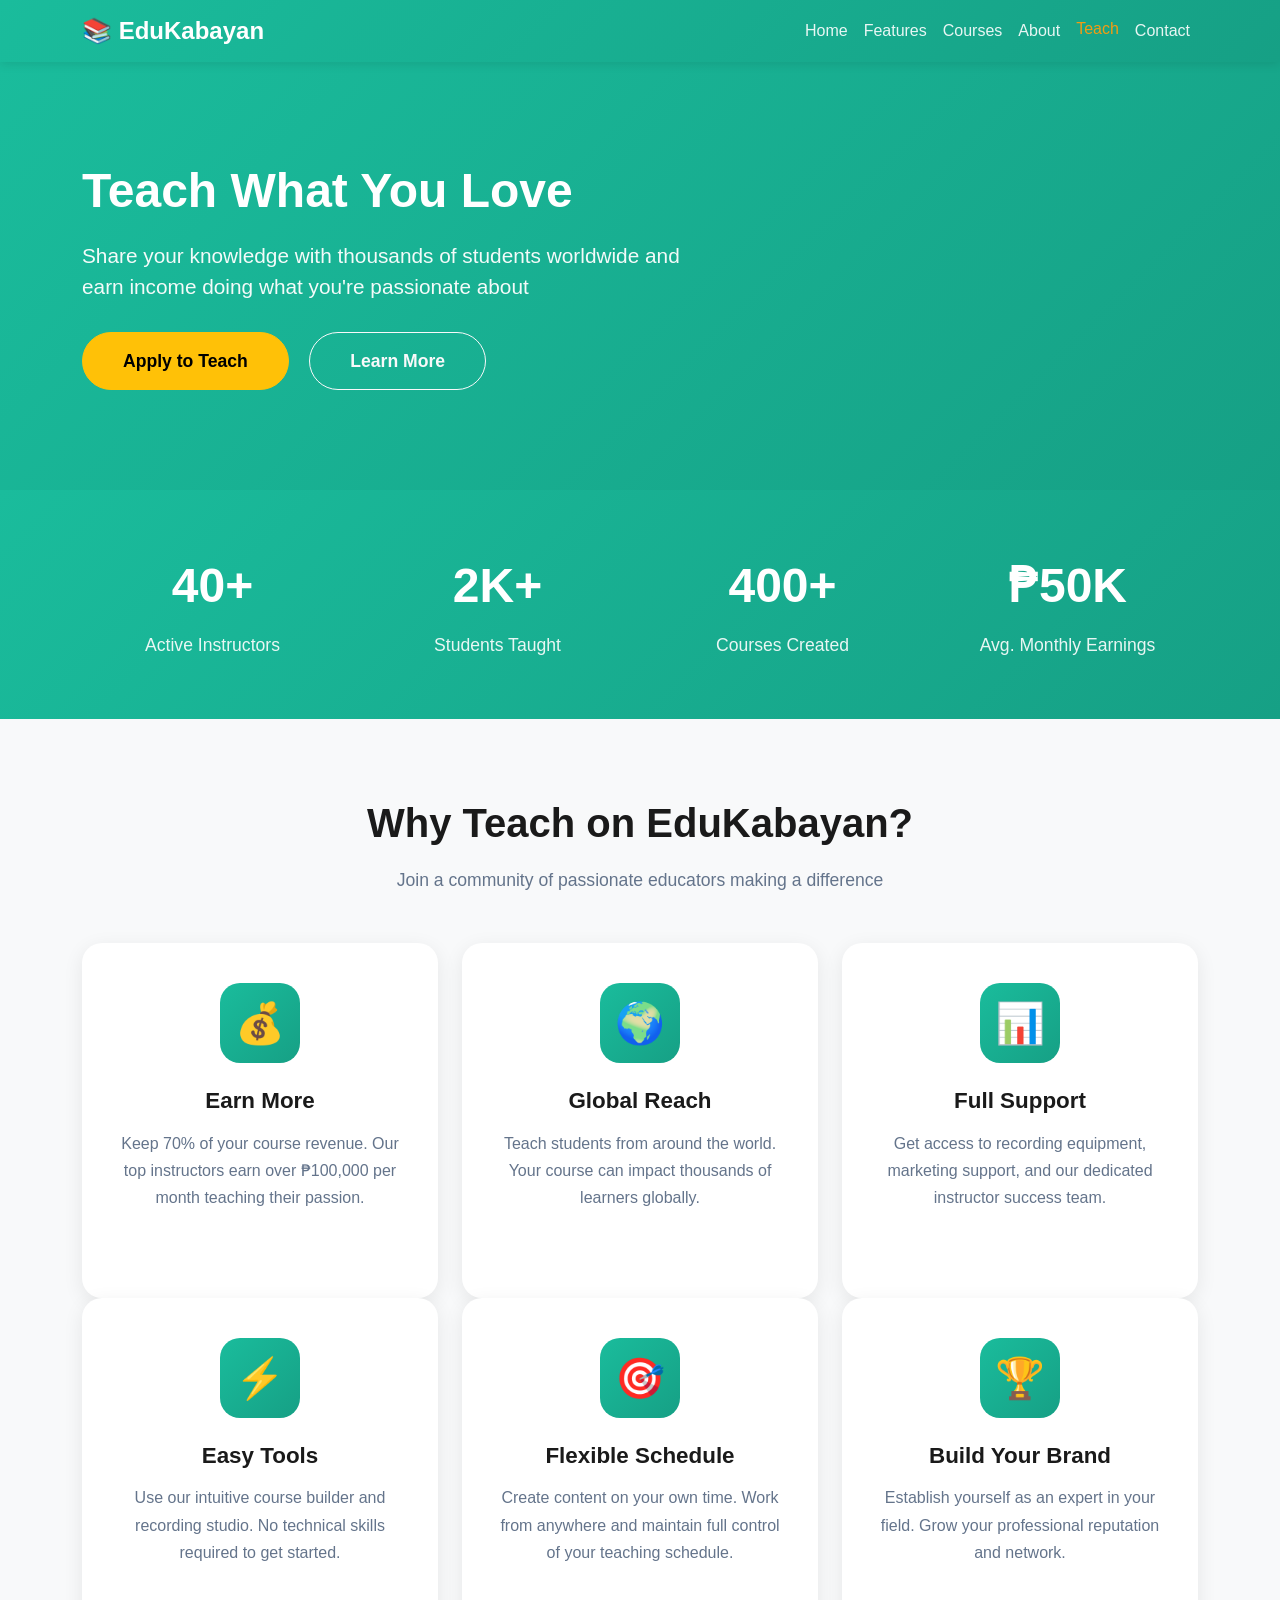
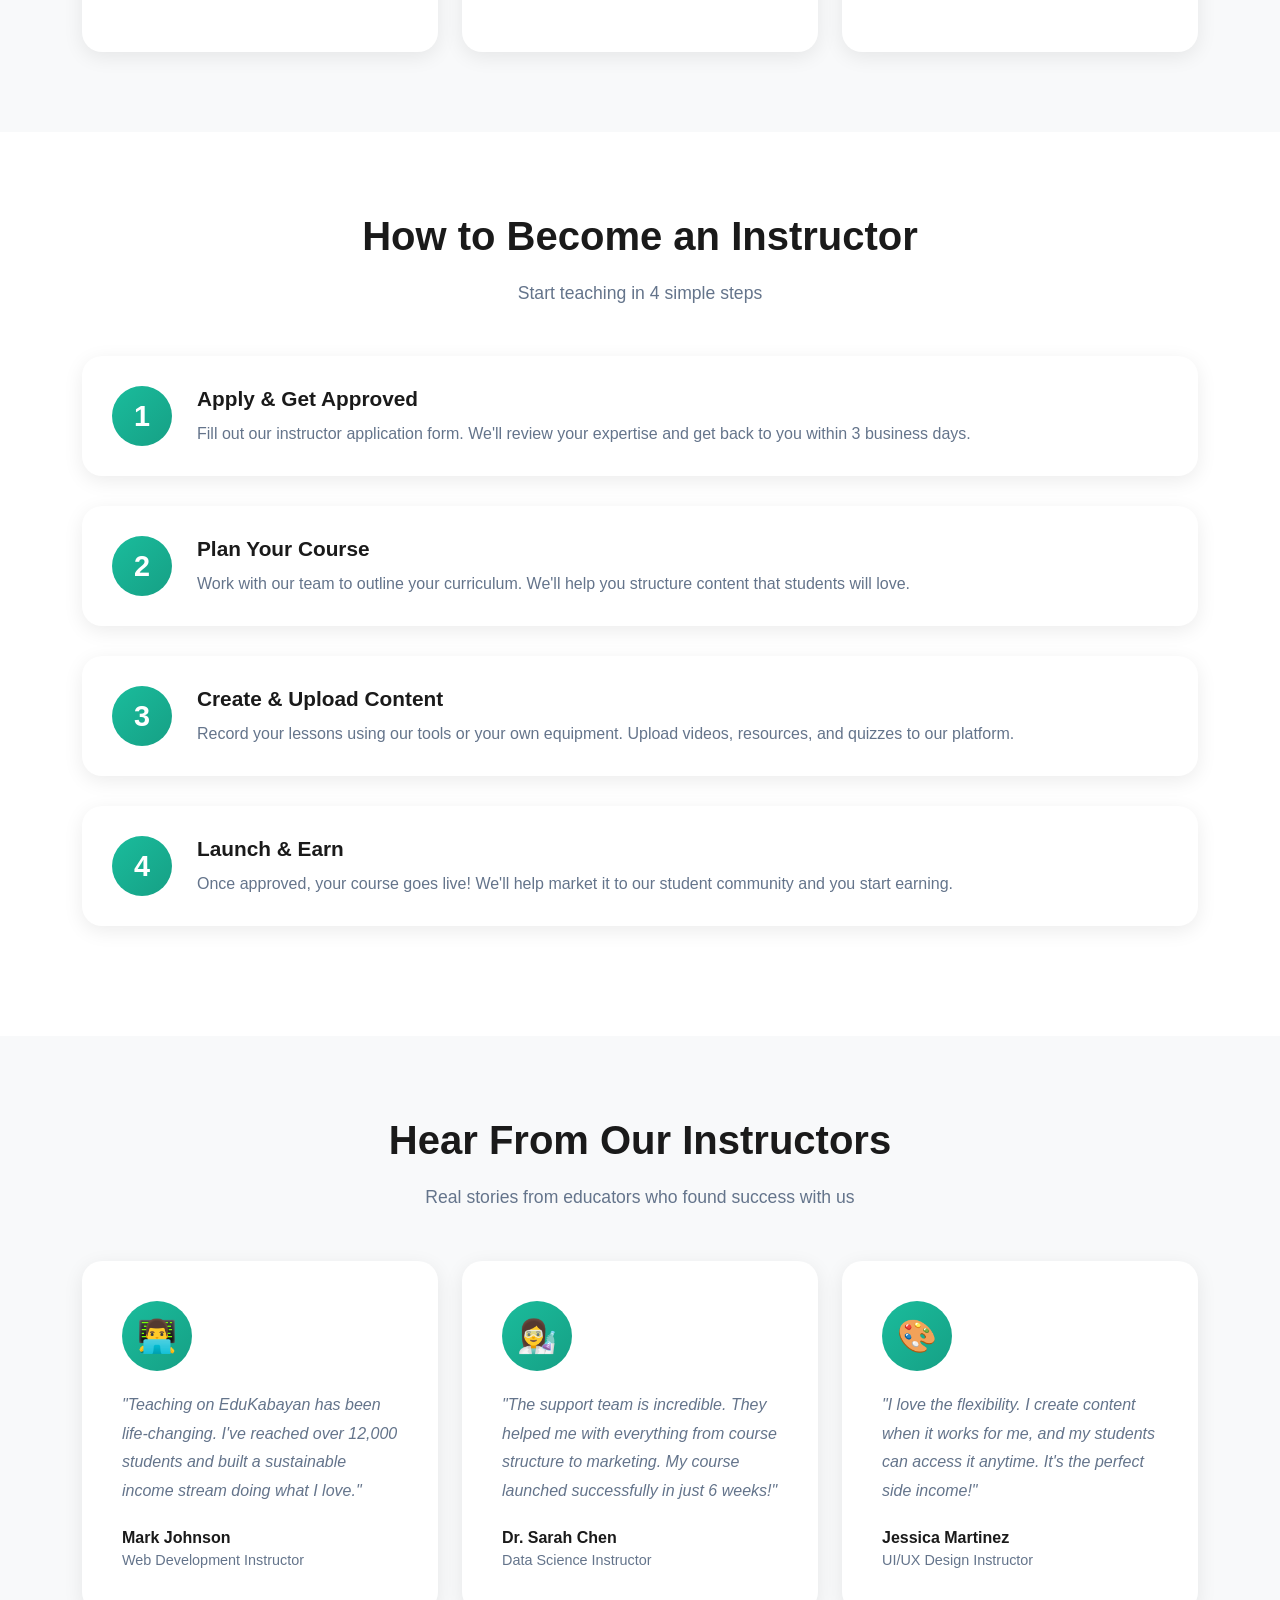
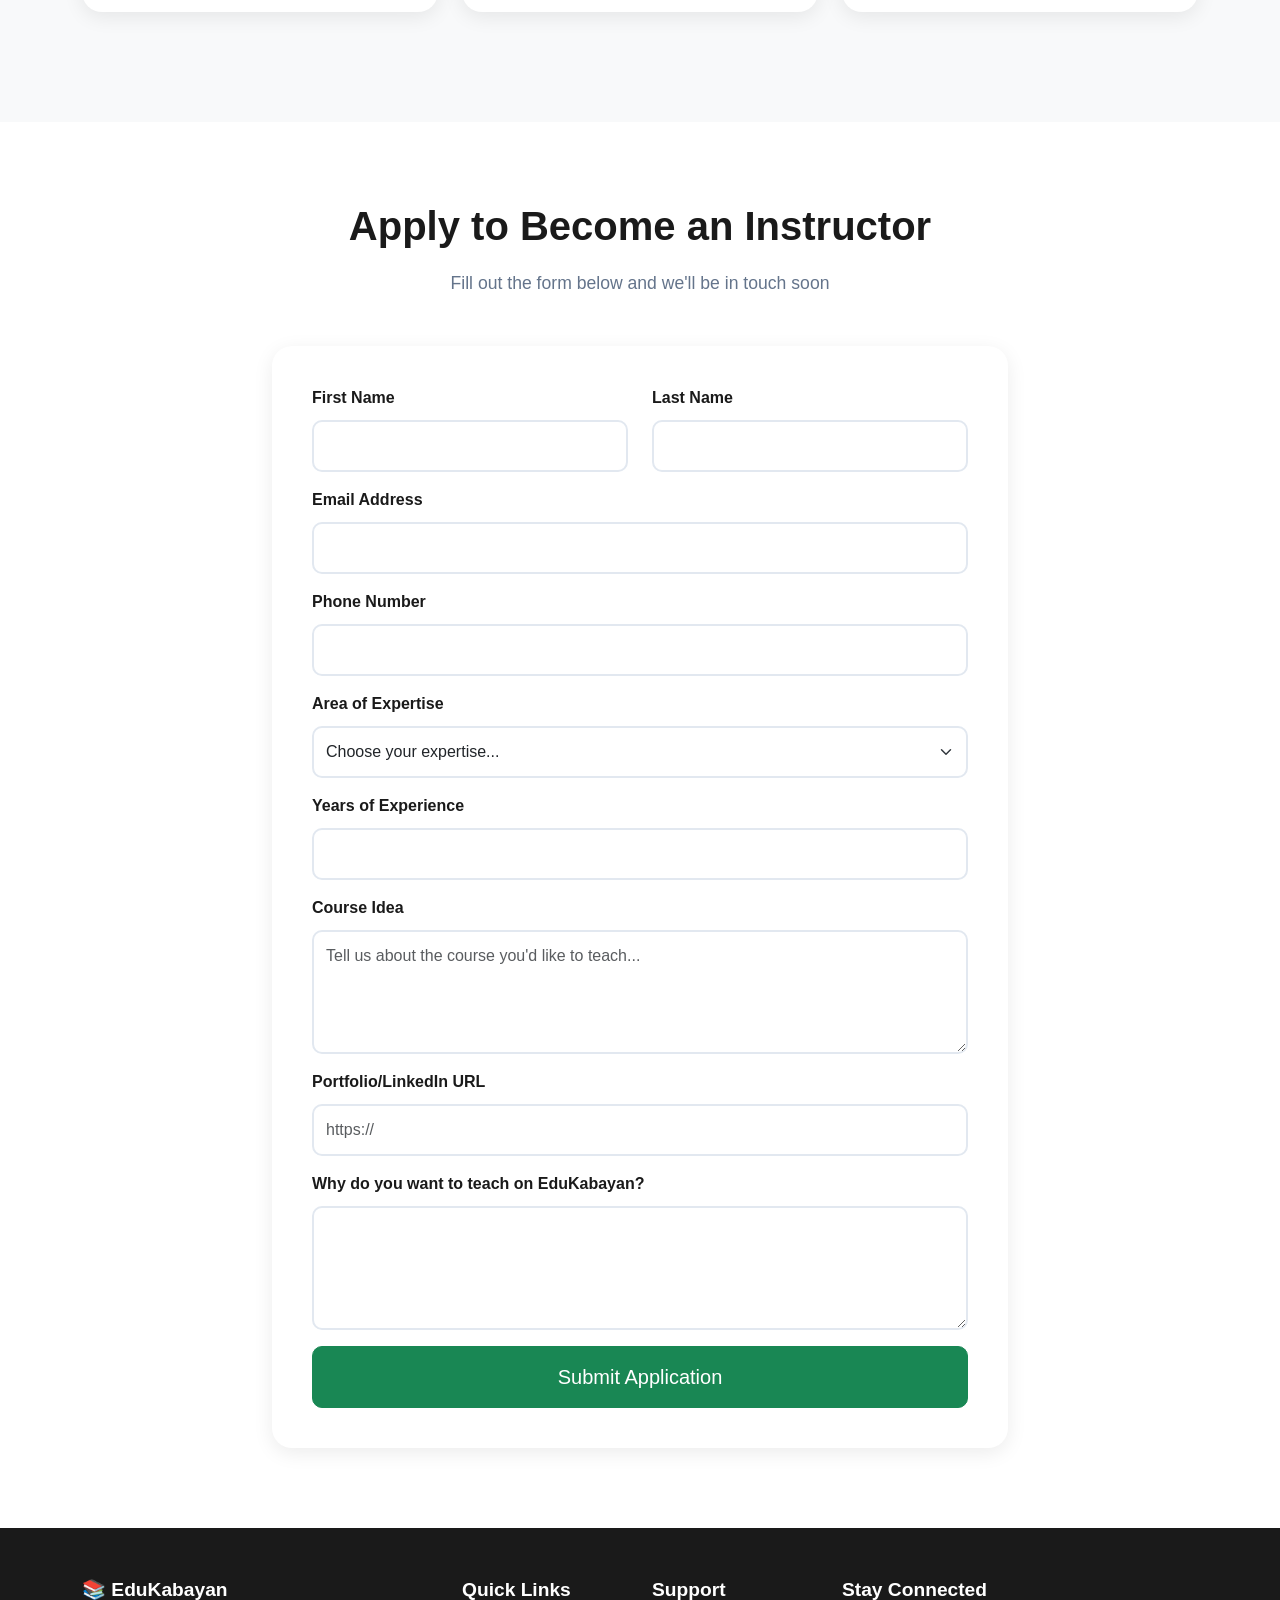
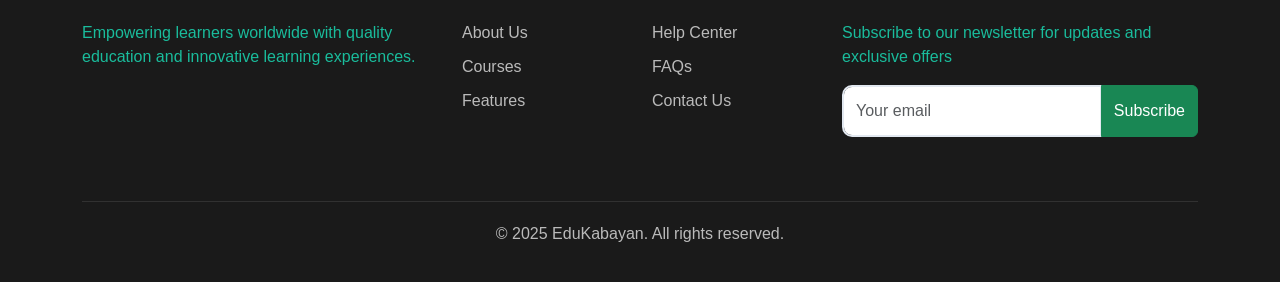
<file: instructor-page.html>
<!DOCTYPE html>
<html lang="en">
<head>
    <meta charset="UTF-8">
    <meta name="viewport" content="width=device-width, initial-scale=1.0">
    <title>Become an Instructor - EduKabayan</title>
    <link href="https://cdn.jsdelivr.net/npm/bootstrap@5.3.0/dist/css/bootstrap.min.css" rel="stylesheet">
    <style>
        body {
            font-family: 'Segoe UI', Tahoma, Geneva, Verdana, sans-serif;
        }

        .navbar {
            box-shadow: 0 2px 10px rgba(0,0,0,0.1);
            background: linear-gradient(135deg, #1abc9c, #16a085) !important;
        }

        .navbar-brand {
            font-weight: 700;
            font-size: 1.5rem;
            color: white;
        }

        .nav-link {
            color: rgba(255,255,255,0.9) !important;
            font-weight: 500;
            transition: all 0.3s ease;
        }

        .nav-link:hover, .nav-link.active {
            color: #f39c12 !important;
            transform: translateY(-2px);
        }

        .hero-section {
            background: linear-gradient(135deg, #1abc9c, #16a085);
            color: white;
            padding: 100px 0;
        }

        .hero-section h1 {
            font-size: 3rem;
            font-weight: 800;
            margin-bottom: 20px;
        }

        .hero-section p {
            font-size: 1.3rem;
            opacity: 0.95;
            margin-bottom: 30px;
        }

        .btn-hero {
            padding: 15px 40px;
            font-size: 1.1rem;
            font-weight: 600;
            border-radius: 50px;
            transition: all 0.3s ease;
        }

        .btn-hero:hover {
            transform: translateY(-3px);
            box-shadow: 0 10px 25px rgba(0,0,0,0.2);
        }

        .benefits-section {
            padding: 80px 0;
            background-color: #f8f9fa;
        }

        .section-title {
            font-size: 2.5rem;
            font-weight: 800;
            text-align: center;
            margin-bottom: 20px;
            color: #1a1a1a;
        }

        .section-subtitle {
            text-align: center;
            color: #64748b;
            margin-bottom: 50px;
            font-size: 1.1rem;
        }

        .benefit-card {
            background: white;
            border-radius: 20px;
            padding: 40px 30px;
            text-align: center;
            box-shadow: 0 5px 20px rgba(0,0,0,0.08);
            margin-bottom: 30px;
            transition: all 0.3s ease;
            height: 100%;
        }

        .benefit-card:hover {
            transform: translateY(-10px);
            box-shadow: 0 15px 40px rgba(0,0,0,0.15);
        }

        .benefit-icon {
            width: 80px;
            height: 80px;
            background: linear-gradient(135deg, #1abc9c, #16a085);
            border-radius: 20px;
            display: flex;
            align-items: center;
            justify-content: center;
            margin: 0 auto 25px;
            font-size: 2.5rem;
        }

        .benefit-title {
            font-size: 1.4rem;
            font-weight: 700;
            margin-bottom: 15px;
            color: #1a1a1a;
        }

        .benefit-text {
            color: #64748b;
            line-height: 1.7;
        }

        .stats-section {
            background: linear-gradient(135deg, #1abc9c, #16a085);
            color: white;
            padding: 60px 0;
        }

        .stat-item {
            text-align: center;
        }

        .stat-number {
            font-size: 3rem;
            font-weight: 800;
            margin-bottom: 10px;
        }

        .stat-label {
            font-size: 1.1rem;
            opacity: 0.9;
        }

        .process-section {
            padding: 80px 0;
        }

        .process-step {
            background: white;
            border-radius: 20px;
            padding: 30px;
            box-shadow: 0 5px 20px rgba(0,0,0,0.08);
            margin-bottom: 30px;
            display: flex;
            align-items: center;
            gap: 25px;
            transition: all 0.3s ease;
        }

        .process-step:hover {
            transform: translateX(10px);
            box-shadow: 0 10px 30px rgba(0,0,0,0.12);
        }

        .step-number {
            width: 60px;
            height: 60px;
            background: linear-gradient(135deg, #1abc9c, #16a085);
            border-radius: 50%;
            display: flex;
            align-items: center;
            justify-content: center;
            font-size: 1.8rem;
            font-weight: 800;
            color: white;
            flex-shrink: 0;
        }

        .step-content h3 {
            font-size: 1.3rem;
            font-weight: 700;
            color: #1a1a1a;
            margin-bottom: 10px;
        }

        .step-content p {
            color: #64748b;
            margin: 0;
        }

        .testimonial-section {
            padding: 80px 0;
            background-color: #f8f9fa;
        }

        .testimonial-card {
            background: white;
            border-radius: 20px;
            padding: 40px;
            box-shadow: 0 5px 20px rgba(0,0,0,0.08);
            margin-bottom: 30px;
        }

        .testimonial-avatar {
            width: 70px;
            height: 70px;
            border-radius: 50%;
            background: linear-gradient(135deg, #1abc9c, #16a085);
            display: flex;
            align-items: center;
            justify-content: center;
            font-size: 2rem;
            color: white;
            margin-bottom: 20px;
        }

        .testimonial-text {
            color: #64748b;
            font-style: italic;
            line-height: 1.8;
            margin-bottom: 20px;
        }

        .testimonial-author {
            font-weight: 700;
            color: #1a1a1a;
        }

        .testimonial-role {
            color: #64748b;
            font-size: 0.9rem;
        }

        .application-section {
            padding: 80px 0;
        }

        .application-card {
            background: white;
            border-radius: 20px;
            padding: 40px;
            box-shadow: 0 5px 20px rgba(0,0,0,0.08);
        }

        .form-label {
            font-weight: 600;
            color: #1a1a1a;
            margin-bottom: 10px;
        }

        .form-control, .form-select {
            border-radius: 10px;
            padding: 12px;
            border: 2px solid #e2e8f0;
        }

        .form-control:focus, .form-select:focus {
            border-color: #1abc9c;
            box-shadow: 0 0 0 0.2rem rgba(26, 188, 156, 0.25);
        }

        .footer {
            background-color: #1a1a1a;
            color: white;
            padding: 50px 0 20px;
        }

        .footer-title {
            font-size: 1.2rem;
            font-weight: 700;
            margin-bottom: 20px;
        }

        .footer .text-muted {
            color: #1abc9c !important;
        }

        .footer-link {
            color: rgba(255,255,255,0.7);
            text-decoration: none;
            display: block;
            margin-bottom: 10px;
            transition: all 0.3s ease;
        }

        .footer-link:hover {
            color: #1abc9c;
            padding-left: 5px;
        }

        .footer-bottom {
            margin-top: 40px;
            padding-top: 20px;
            border-top: 1px solid rgba(255,255,255,0.1);
            text-align: center;
            color: rgba(255,255,255,0.7);
        }

        @media (max-width: 768px) {
            .hero-section h1 {
                font-size: 2rem;
            }

            .hero-section p {
                font-size: 1.1rem;
            }

            .stat-number {
                font-size: 2rem;
            }
        }
    </style>
</head>
<body>
    <!-- Navigation -->
    <nav class="navbar navbar-expand-lg navbar-dark sticky-top">
        <div class="container">
            <a class="navbar-brand" href="index.html">📚 EduKabayan</a>
            <button class="navbar-toggler" type="button" data-bs-toggle="collapse" data-bs-target="#navbarNav">
                <span class="navbar-toggler-icon"></span>
            </button>
            <div class="collapse navbar-collapse" id="navbarNav">
                <ul class="navbar-nav ms-auto">
                    <li class="nav-item">
                        <a class="nav-link" href="index.html">Home</a>
                    </li>
                    <li class="nav-item">
                        <a class="nav-link" href="features.html">Features</a>
                    </li>
                    <li class="nav-item">
                        <a class="nav-link" href="courses.html">Courses</a>
                    </li>
                    <li class="nav-item">
                        <a class="nav-link" href="about.html">About</a>
                    </li>
                    <li class="nav-item">
                        <a class="nav-link active" href="instructor-page.html">Teach</a>
                    </li>
                    <li class="nav-item">
                        <a class="nav-link" href="contact.html">Contact</a>
                    </li>
                </ul>
            </div>
        </div>
    </nav>

    <!-- Hero Section -->
    <section class="hero-section">
        <div class="container">
            <div class="row align-items-center">
                <div class="col-lg-7">
                    <h1>Teach What You Love</h1>
                    <p>Share your knowledge with thousands of students worldwide and earn income doing what you're passionate about</p>
                    <a href="#apply" class="btn btn-warning btn-hero me-3">Apply to Teach</a>
                    <a href="#benefits" class="btn btn-outline-light btn-hero">Learn More</a>
                </div>
            </div>
        </div>
    </section>

    <!-- Stats Section -->
    <section class="stats-section">
        <div class="container">
            <div class="row">
                <div class="col-6 col-md-3">
                    <div class="stat-item">
                        <div class="stat-number">40+</div>
                        <div class="stat-label">Active Instructors</div>
                    </div>
                </div>
                <div class="col-6 col-md-3">
                    <div class="stat-item">
                        <div class="stat-number">2K+</div>
                        <div class="stat-label">Students Taught</div>
                    </div>
                </div>
                <div class="col-6 col-md-3">
                    <div class="stat-item">
                        <div class="stat-number">400+</div>
                        <div class="stat-label">Courses Created</div>
                    </div>
                </div>
                <div class="col-6 col-md-3">
                    <div class="stat-item">
                        <div class="stat-number">₱50K</div>
                        <div class="stat-label">Avg. Monthly Earnings</div>
                    </div>
                </div>
            </div>
        </div>
    </section>

    <!-- Benefits Section -->
    <section class="benefits-section" id="benefits">
        <div class="container">
            <h2 class="section-title">Why Teach on EduKabayan?</h2>
            <p class="section-subtitle">Join a community of passionate educators making a difference</p>

            <div class="row">
                <div class="col-lg-4">
                    <div class="benefit-card">
                        <div class="benefit-icon">💰</div>
                        <h3 class="benefit-title">Earn More</h3>
                        <p class="benefit-text">Keep 70% of your course revenue. Our top instructors earn over ₱100,000 per month teaching their passion.</p>
                    </div>
                </div>
                <div class="col-lg-4">
                    <div class="benefit-card">
                        <div class="benefit-icon">🌍</div>
                        <h3 class="benefit-title">Global Reach</h3>
                        <p class="benefit-text">Teach students from around the world. Your course can impact thousands of learners globally.</p>
                    </div>
                </div>
                <div class="col-lg-4">
                    <div class="benefit-card">
                        <div class="benefit-icon">📊</div>
                        <h3 class="benefit-title">Full Support</h3>
                        <p class="benefit-text">Get access to recording equipment, marketing support, and our dedicated instructor success team.</p>
                    </div>
                </div>
                <div class="col-lg-4">
                    <div class="benefit-card">
                        <div class="benefit-icon">⚡</div>
                        <h3 class="benefit-title">Easy Tools</h3>
                        <p class="benefit-text">Use our intuitive course builder and recording studio. No technical skills required to get started.</p>
                    </div>
                </div>
                <div class="col-lg-4">
                    <div class="benefit-card">
                        <div class="benefit-icon">🎯</div>
                        <h3 class="benefit-title">Flexible Schedule</h3>
                        <p class="benefit-text">Create content on your own time. Work from anywhere and maintain full control of your teaching schedule.</p>
                    </div>
                </div>
                <div class="col-lg-4">
                    <div class="benefit-card">
                        <div class="benefit-icon">🏆</div>
                        <h3 class="benefit-title">Build Your Brand</h3>
                        <p class="benefit-text">Establish yourself as an expert in your field. Grow your professional reputation and network.</p>
                    </div>
                </div>
            </div>
        </div>
    </section>

    <!-- How It Works -->
    <section class="process-section">
        <div class="container">
            <h2 class="section-title">How to Become an Instructor</h2>
            <p class="section-subtitle">Start teaching in 4 simple steps</p>

            <div class="process-step">
                <div class="step-number">1</div>
                <div class="step-content">
                    <h3>Apply & Get Approved</h3>
                    <p>Fill out our instructor application form. We'll review your expertise and get back to you within 3 business days.</p>
                </div>
            </div>

            <div class="process-step">
                <div class="step-number">2</div>
                <div class="step-content">
                    <h3>Plan Your Course</h3>
                    <p>Work with our team to outline your curriculum. We'll help you structure content that students will love.</p>
                </div>
            </div>

            <div class="process-step">
                <div class="step-number">3</div>
                <div class="step-content">
                    <h3>Create & Upload Content</h3>
                    <p>Record your lessons using our tools or your own equipment. Upload videos, resources, and quizzes to our platform.</p>
                </div>
            </div>

            <div class="process-step">
                <div class="step-number">4</div>
                <div class="step-content">
                    <h3>Launch & Earn</h3>
                    <p>Once approved, your course goes live! We'll help market it to our student community and you start earning.</p>
                </div>
            </div>
        </div>
    </section>

    <!-- Testimonials -->
    <section class="testimonial-section">
        <div class="container">
            <h2 class="section-title">Hear From Our Instructors</h2>
            <p class="section-subtitle">Real stories from educators who found success with us</p>

            <div class="row">
                <div class="col-lg-4">
                    <div class="testimonial-card">
                        <div class="testimonial-avatar">👨‍💻</div>
                        <p class="testimonial-text">"Teaching on EduKabayan has been life-changing. I've reached over 12,000 students and built a sustainable income stream doing what I love."</p>
                        <div class="testimonial-author">Mark Johnson</div>
                        <div class="testimonial-role">Web Development Instructor</div>
                    </div>
                </div>
                <div class="col-lg-4">
                    <div class="testimonial-card">
                        <div class="testimonial-avatar">👩‍🔬</div>
                        <p class="testimonial-text">"The support team is incredible. They helped me with everything from course structure to marketing. My course launched successfully in just 6 weeks!"</p>
                        <div class="testimonial-author">Dr. Sarah Chen</div>
                        <div class="testimonial-role">Data Science Instructor</div>
                    </div>
                </div>
                <div class="col-lg-4">
                    <div class="testimonial-card">
                        <div class="testimonial-avatar">🎨</div>
                        <p class="testimonial-text">"I love the flexibility. I create content when it works for me, and my students can access it anytime. It's the perfect side income!"</p>
                        <div class="testimonial-author">Jessica Martinez</div>
                        <div class="testimonial-role">UI/UX Design Instructor</div>
                    </div>
                </div>
            </div>
        </div>
    </section>

    <!-- Application Form -->
    <section class="application-section" id="apply">
        <div class="container">
            <h2 class="section-title">Apply to Become an Instructor</h2>
            <p class="section-subtitle">Fill out the form below and we'll be in touch soon</p>

            <div class="row justify-content-center">
                <div class="col-lg-8">
                    <div class="application-card">
                        <form>
                            <div class="row">
                                <div class="col-md-6 mb-3">
                                    <label for="firstName" class="form-label">First Name</label>
                                    <input type="text" class="form-control" id="firstName" required>
                                </div>
                                <div class="col-md-6 mb-3">
                                    <label for="lastName" class="form-label">Last Name</label>
                                    <input type="text" class="form-control" id="lastName" required>
                                </div>
                            </div>
                            <div class="mb-3">
                                <label for="email" class="form-label">Email Address</label>
                                <input type="email" class="form-control" id="email" required>
                            </div>
                            <div class="mb-3">
                                <label for="phone" class="form-label">Phone Number</label>
                                <input type="tel" class="form-control" id="phone" required>
                            </div>
                            <div class="mb-3">
                                <label for="expertise" class="form-label">Area of Expertise</label>
                                <select class="form-select" id="expertise" required>
                                    <option value="">Choose your expertise...</option>
                                    <option value="web-dev">Web Development</option>
                                    <option value="data-science">Data Science & AI</option>
                                    <option value="design">UI/UX Design</option>
                                    <option value="marketing">Digital Marketing</option>
                                    <option value="mobile">Mobile Development</option>
                                    <option value="cybersecurity">Cybersecurity</option>
                                    <option value="other">Other</option>
                                </select>
                            </div>
                            <div class="mb-3">
                                <label for="experience" class="form-label">Years of Experience</label>
                                <input type="number" class="form-control" id="experience" min="0" required>
                            </div>
                            <div class="mb-3">
                                <label for="courseIdea" class="form-label">Course Idea</label>
                                <textarea class="form-control" id="courseIdea" rows="4" placeholder="Tell us about the course you'd like to teach..." required></textarea>
                            </div>
                            <div class="mb-3">
                                <label for="portfolio" class="form-label">Portfolio/LinkedIn URL</label>
                                <input type="url" class="form-control" id="portfolio" placeholder="https://">
                            </div>
                            <div class="mb-3">
                                <label for="why" class="form-label">Why do you want to teach on EduKabayan?</label>
                                <textarea class="form-control" id="why" rows="4" required></textarea>
                            </div>
                            <button type="submit" class="btn btn-success btn-lg w-100" style="padding: 15px; border-radius: 10px;">Submit Application</button>
                        </form>
                    </div>
                </div>
            </div>
        </div>
    </section>

    <!-- Footer -->
    <footer class="footer">
        <div class="container">
            <div class="row">
                <div class="col-md-4 mb-4">
                    <h3 class="footer-title">📚 EduKabayan</h3>
                    <p class="text-muted">Empowering learners worldwide with quality education and innovative learning experiences.</p>
                </div>
                <div class="col-md-2 mb-4">
                    <h5 class="footer-title">Quick Links</h5>
                    <a href="about.html" class="footer-link">About Us</a>
                    <a href="courses.html" class="footer-link">Courses</a>
                    <a href="features.html" class="footer-link">Features</a>
                </div>
                <div class="col-md-2 mb-4">
                    <h5 class="footer-title">Support</h5>
                    <a href="contact.html" class="footer-link">Help Center</a>
                    <a href="contact.html" class="footer-link">FAQs</a>
                    <a href="contact.html" class="footer-link">Contact Us</a>
                </div>
                <div class="col-md-4 mb-4">
                    <h5 class="footer-title">Stay Connected</h5>
                    <p class="text-muted">Subscribe to our newsletter for updates and exclusive offers</p>
                    <form class="input-group">
                        <input type="email" class="form-control" placeholder="Your email" required>
                        <button class="btn btn-success" type="submit">Subscribe</button>
                    </form>
                </div>
            </div>
            <div class="footer-bottom">
                <p>&copy; 2025 EduKabayan. All rights reserved.</p>
            </div>
        </div>
    </footer>

    <script src="https://cdn.jsdelivr.net/npm/bootstrap@5.3.0/dist/js/bootstrap.bundle.min.js"></script>
</body>
</html>
</file>
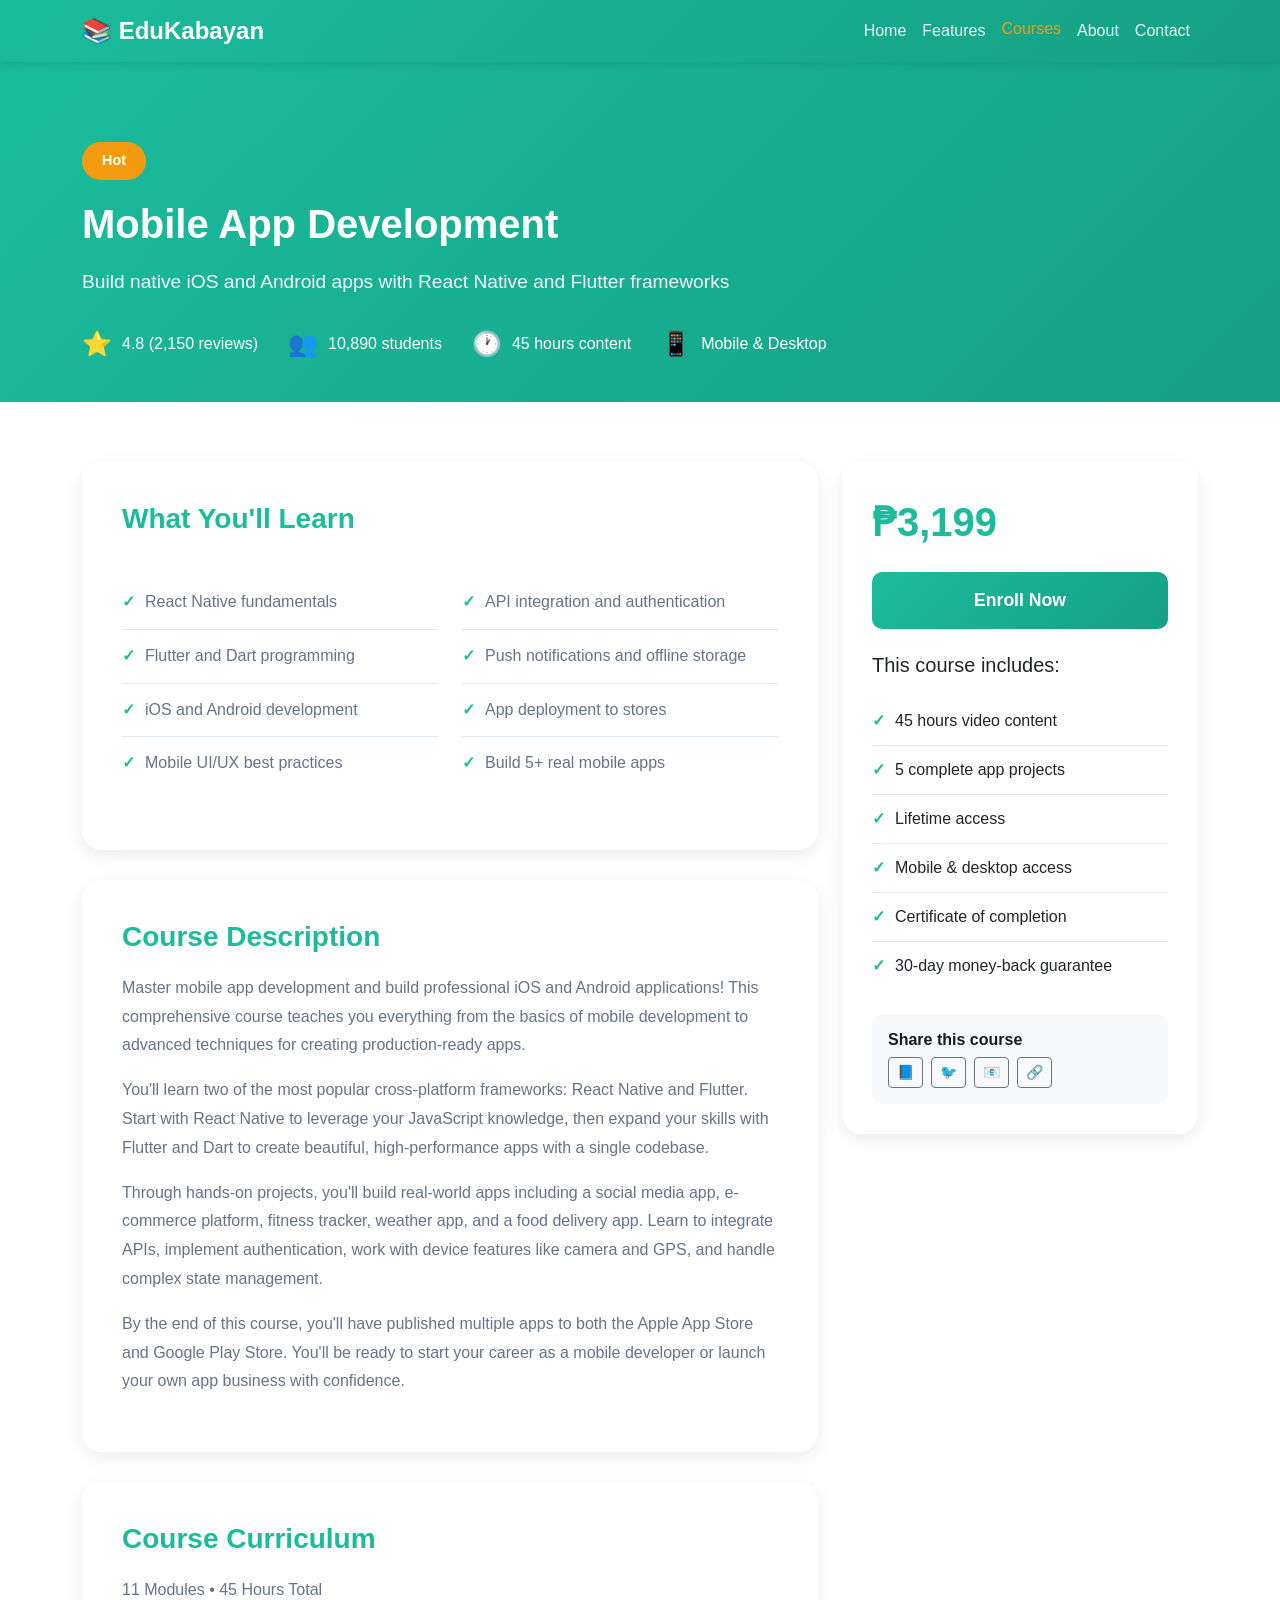
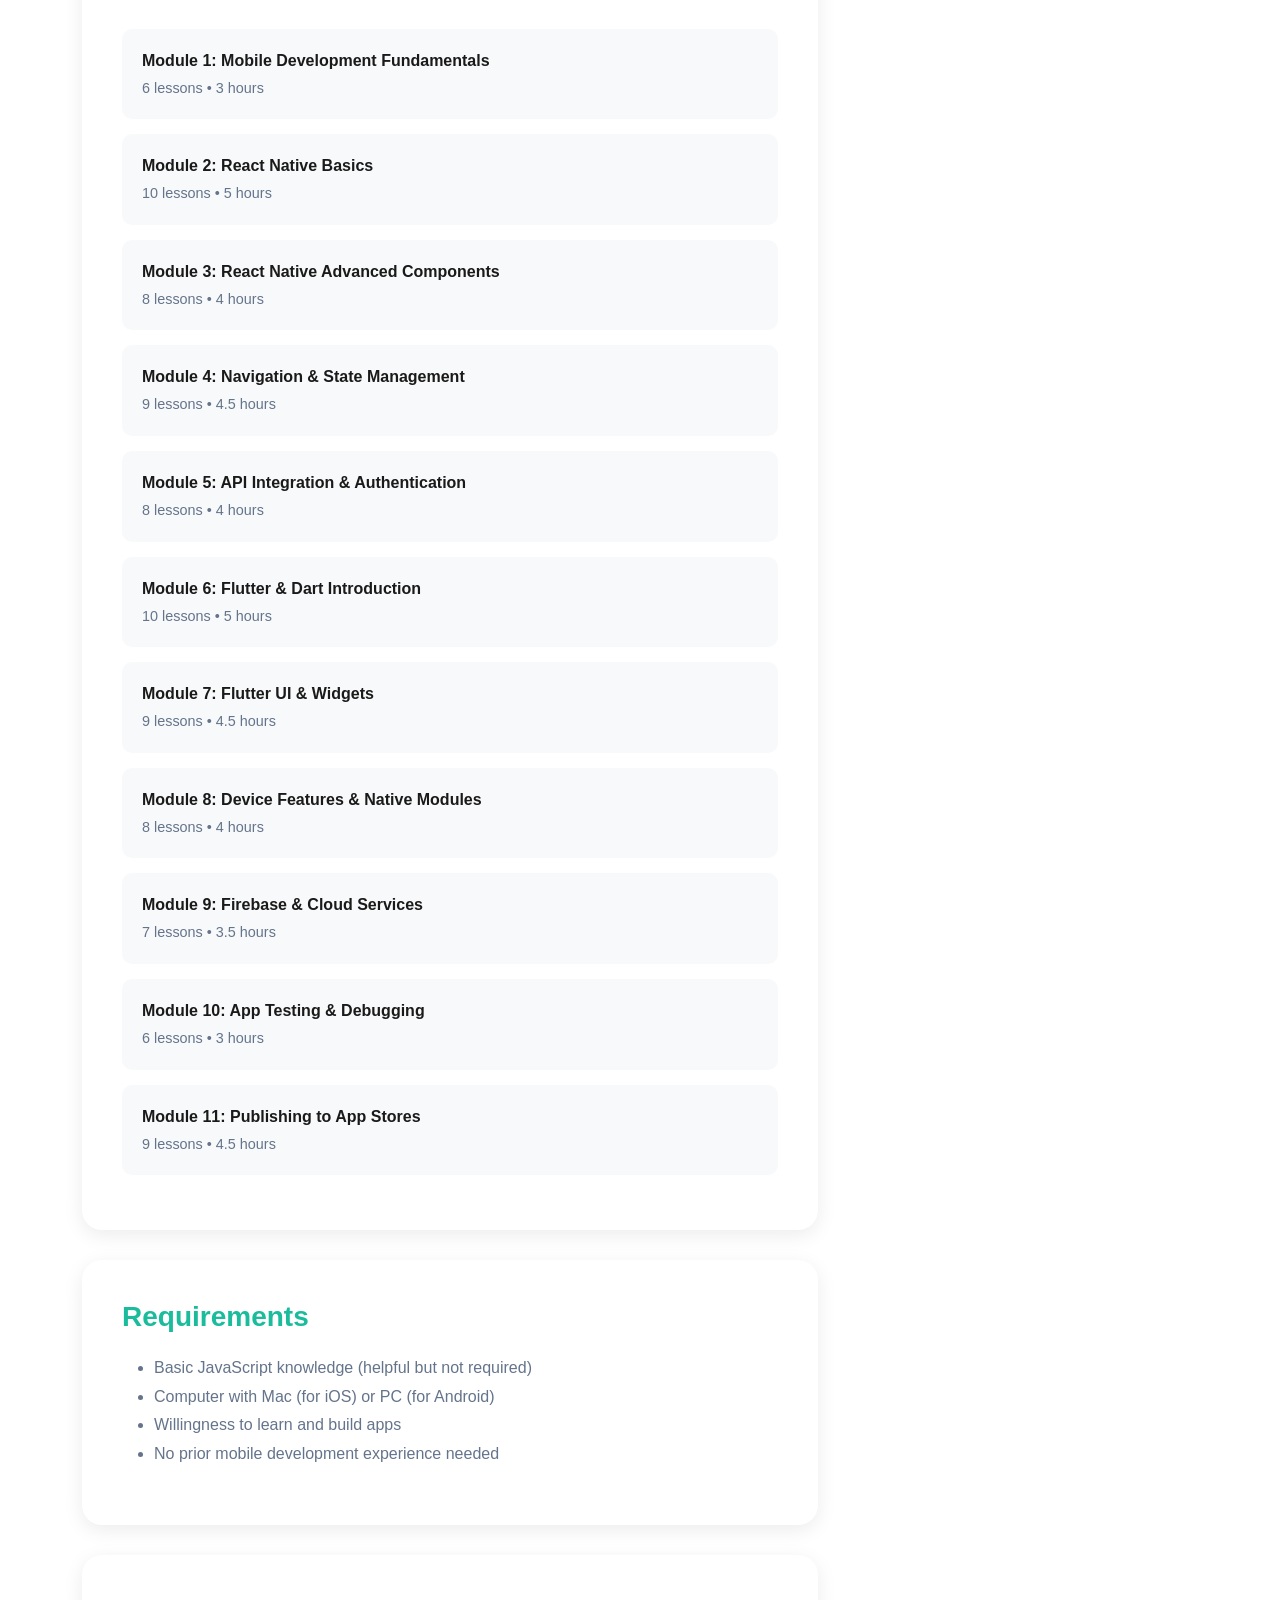
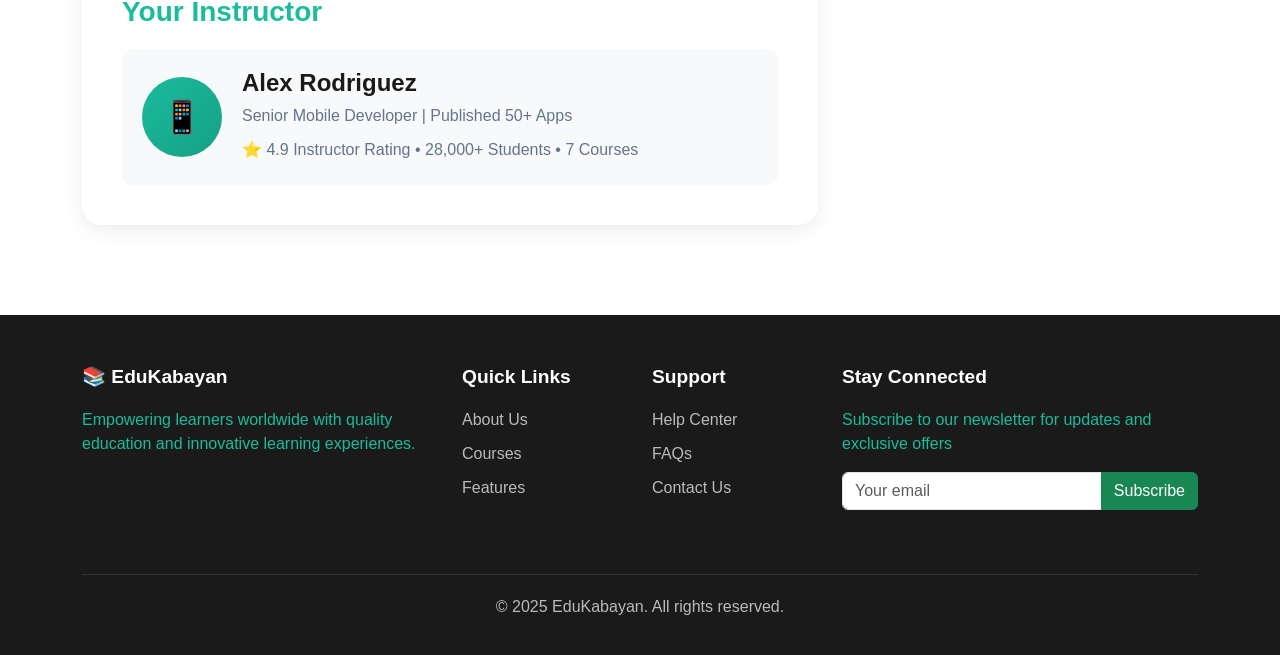
<file: mobile-app.html>
<!DOCTYPE html>
<html lang="en">
<head>
    <meta charset="UTF-8">
    <meta name="viewport" content="width=device-width, initial-scale=1.0">
    <title>Mobile App Development - EduKabayan</title>
    <link href="https://cdn.jsdelivr.net/npm/bootstrap@5.3.0/dist/css/bootstrap.min.css" rel="stylesheet">
    <style>
        body {
            font-family: 'Segoe UI', Tahoma, Geneva, Verdana, sans-serif;
        }

        .navbar {
            box-shadow: 0 2px 10px rgba(0,0,0,0.1);
            background: linear-gradient(135deg, #1abc9c, #16a085) !important;
        }

        .navbar-brand {
            font-weight: 700;
            font-size: 1.5rem;
            color: white;
        }

        .nav-link {
            color: rgba(255,255,255,0.9) !important;
            font-weight: 500;
            transition: all 0.3s ease;
        }

        .nav-link:hover, .nav-link.active {
            color: #f39c12 !important;
            transform: translateY(-2px);
        }

        .course-hero {
            background: linear-gradient(135deg, #1abc9c, #16a085);
            color: white;
            padding: 80px 0 40px;
        }

        .course-hero h1 {
            font-size: 2.5rem;
            font-weight: 800;
            margin-bottom: 20px;
        }

        .course-hero p {
            font-size: 1.2rem;
            opacity: 0.95;
            margin-bottom: 30px;
        }

        .course-badge {
            background-color: #f39c12;
            color: white;
            padding: 8px 20px;
            border-radius: 20px;
            font-size: 0.9rem;
            font-weight: 600;
            display: inline-block;
            margin-bottom: 20px;
        }

        .course-stats {
            display: flex;
            gap: 30px;
            flex-wrap: wrap;
            margin-top: 20px;
        }

        .stat-item {
            display: flex;
            align-items: center;
            gap: 10px;
        }

        .stat-icon {
            font-size: 1.5rem;
        }

        .course-content {
            padding: 60px 0;
        }

        .content-card {
            background: white;
            border-radius: 20px;
            padding: 40px;
            box-shadow: 0 5px 20px rgba(0,0,0,0.08);
            margin-bottom: 30px;
        }

        .content-card h3 {
            color: #1abc9c;
            font-weight: 700;
            margin-bottom: 20px;
        }

        .content-card p, .content-card li {
            color: #64748b;
            line-height: 1.8;
        }

        .sidebar-card {
            background: white;
            border-radius: 20px;
            padding: 30px;
            box-shadow: 0 5px 20px rgba(0,0,0,0.08);
            position: sticky;
            top: 100px;
        }

        .price-tag {
            font-size: 2.5rem;
            font-weight: 800;
            color: #1abc9c;
            margin-bottom: 20px;
        }

        .enroll-btn {
            width: 100%;
            padding: 15px;
            font-size: 1.1rem;
            font-weight: 600;
            border-radius: 10px;
            background: linear-gradient(135deg, #1abc9c, #16a085);
            border: none;
            color: white;
            transition: all 0.3s ease;
        }

        .enroll-btn:hover {
            transform: translateY(-3px);
            box-shadow: 0 10px 25px rgba(0,0,0,0.2);
        }

        .feature-list {
            list-style: none;
            padding: 0;
            margin: 20px 0;
        }

        .feature-list li {
            padding: 12px 0;
            border-bottom: 1px solid #e2e8f0;
            display: flex;
            align-items: center;
            gap: 10px;
        }

        .feature-list li:last-child {
            border-bottom: none;
        }

        .check-icon {
            color: #1abc9c;
            font-weight: bold;
        }

        .module-item {
            background: #f8f9fa;
            padding: 20px;
            border-radius: 10px;
            margin-bottom: 15px;
            cursor: pointer;
            transition: all 0.3s ease;
        }

        .module-item:hover {
            background: #e9ecef;
            transform: translateX(5px);
        }

        .module-title {
            font-weight: 600;
            color: #1a1a1a;
            margin-bottom: 5px;
        }

        .module-duration {
            color: #64748b;
            font-size: 0.9rem;
        }

        .instructor-card {
            display: flex;
            align-items: center;
            gap: 20px;
            padding: 20px;
            background: #f8f9fa;
            border-radius: 10px;
        }

        .instructor-avatar {
            width: 80px;
            height: 80px;
            border-radius: 50%;
            background: linear-gradient(135deg, #1abc9c, #16a085);
            display: flex;
            align-items: center;
            justify-content: center;
            font-size: 2rem;
            color: white;
        }

        .instructor-info h4 {
            margin: 0;
            color: #1a1a1a;
            font-weight: 700;
        }

        .instructor-info p {
            margin: 5px 0 0 0;
            color: #64748b;
        }

        .footer {
            background-color: #1a1a1a;
            color: white;
            padding: 50px 0 20px;
        }

        .footer-title {
            font-size: 1.2rem;
            font-weight: 700;
            margin-bottom: 20px;
        }

        .footer .text-muted {
            color: #1abc9c !important;
        }

        .footer-link {
            color: rgba(255,255,255,0.7);
            text-decoration: none;
            display: block;
            margin-bottom: 10px;
            transition: all 0.3s ease;
        }

        .footer-link:hover {
            color: #1abc9c;
            padding-left: 5px;
        }

        .footer-bottom {
            margin-top: 40px;
            padding-top: 20px;
            border-top: 1px solid rgba(255,255,255,0.1);
            text-align: center;
            color: rgba(255,255,255,0.7);
        }

        @media (max-width: 768px) {
            .course-hero h1 {
                font-size: 2rem;
            }

            .sidebar-card {
                position: relative;
                top: 0;
                margin-bottom: 30px;
            }
        }
    </style>
</head>
<body>
    <!-- Navigation -->
    <nav class="navbar navbar-expand-lg navbar-dark sticky-top">
        <div class="container">
            <a class="navbar-brand" href="index.html">📚 EduKabayan</a>
            <button class="navbar-toggler" type="button" data-bs-toggle="collapse" data-bs-target="#navbarNav">
                <span class="navbar-toggler-icon"></span>
            </button>
            <div class="collapse navbar-collapse" id="navbarNav">
                <ul class="navbar-nav ms-auto">
                    <li class="nav-item">
                        <a class="nav-link" href="index.html">Home</a>
                    </li>
                    <li class="nav-item">
                        <a class="nav-link" href="features.html">Features</a>
                    </li>
                    <li class="nav-item">
                        <a class="nav-link active" href="courses.html">Courses</a>
                    </li>
                    <li class="nav-item">
                        <a class="nav-link" href="about.html">About</a>
                    </li>
                    <li class="nav-item">
                        <a class="nav-link" href="contact.html">Contact</a>
                    </li>
                </ul>
            </div>
        </div>
    </nav>

    <!-- Course Hero -->
    <section class="course-hero">
        <div class="container">
            <span class="course-badge">Hot</span>
            <h1>Mobile App Development</h1>
            <p>Build native iOS and Android apps with React Native and Flutter frameworks</p>
            <div class="course-stats">
                <div class="stat-item">
                    <span class="stat-icon">⭐</span>
                    <span>4.8 (2,150 reviews)</span>
                </div>
                <div class="stat-item">
                    <span class="stat-icon">👥</span>
                    <span>10,890 students</span>
                </div>
                <div class="stat-item">
                    <span class="stat-icon">🕐</span>
                    <span>45 hours content</span>
                </div>
                <div class="stat-item">
                    <span class="stat-icon">📱</span>
                    <span>Mobile & Desktop</span>
                </div>
            </div>
        </div>
    </section>

    <!-- Course Content -->
    <section class="course-content">
        <div class="container">
            <div class="row">
                <div class="col-lg-8">
                    <!-- What You'll Learn -->
                    <div class="content-card">
                        <h3>What You'll Learn</h3>
                        <div class="row">
                            <div class="col-md-6">
                                <ul class="feature-list">
                                    <li><span class="check-icon">✓</span> React Native fundamentals</li>
                                    <li><span class="check-icon">✓</span> Flutter and Dart programming</li>
                                    <li><span class="check-icon">✓</span> iOS and Android development</li>
                                    <li><span class="check-icon">✓</span> Mobile UI/UX best practices</li>
                                </ul>
                            </div>
                            <div class="col-md-6">
                                <ul class="feature-list">
                                    <li><span class="check-icon">✓</span> API integration and authentication</li>
                                    <li><span class="check-icon">✓</span> Push notifications and offline storage</li>
                                    <li><span class="check-icon">✓</span> App deployment to stores</li>
                                    <li><span class="check-icon">✓</span> Build 5+ real mobile apps</li>
                                </ul>
                            </div>
                        </div>
                    </div>

                    <!-- Course Description -->
                    <div class="content-card">
                        <h3>Course Description</h3>
                        <p>Master mobile app development and build professional iOS and Android applications! This comprehensive course teaches you everything from the basics of mobile development to advanced techniques for creating production-ready apps.</p>
                        <p>You'll learn two of the most popular cross-platform frameworks: React Native and Flutter. Start with React Native to leverage your JavaScript knowledge, then expand your skills with Flutter and Dart to create beautiful, high-performance apps with a single codebase.</p>
                        <p>Through hands-on projects, you'll build real-world apps including a social media app, e-commerce platform, fitness tracker, weather app, and a food delivery app. Learn to integrate APIs, implement authentication, work with device features like camera and GPS, and handle complex state management.</p>
                        <p>By the end of this course, you'll have published multiple apps to both the Apple App Store and Google Play Store. You'll be ready to start your career as a mobile developer or launch your own app business with confidence.</p>
                    </div>

                    <!-- Course Curriculum -->
                    <div class="content-card">
                        <h3>Course Curriculum</h3>
                        <p class="mb-4">11 Modules • 45 Hours Total</p>
                        
                        <div class="module-item">
                            <div class="module-title">Module 1: Mobile Development Fundamentals</div>
                            <div class="module-duration">6 lessons • 3 hours</div>
                        </div>
                        
                        <div class="module-item">
                            <div class="module-title">Module 2: React Native Basics</div>
                            <div class="module-duration">10 lessons • 5 hours</div>
                        </div>
                        
                        <div class="module-item">
                            <div class="module-title">Module 3: React Native Advanced Components</div>
                            <div class="module-duration">8 lessons • 4 hours</div>
                        </div>
                        
                        <div class="module-item">
                            <div class="module-title">Module 4: Navigation & State Management</div>
                            <div class="module-duration">9 lessons • 4.5 hours</div>
                        </div>
                        
                        <div class="module-item">
                            <div class="module-title">Module 5: API Integration & Authentication</div>
                            <div class="module-duration">8 lessons • 4 hours</div>
                        </div>
                        
                        <div class="module-item">
                            <div class="module-title">Module 6: Flutter & Dart Introduction</div>
                            <div class="module-duration">10 lessons • 5 hours</div>
                        </div>
                        
                        <div class="module-item">
                            <div class="module-title">Module 7: Flutter UI & Widgets</div>
                            <div class="module-duration">9 lessons • 4.5 hours</div>
                        </div>
                        
                        <div class="module-item">
                            <div class="module-title">Module 8: Device Features & Native Modules</div>
                            <div class="module-duration">8 lessons • 4 hours</div>
                        </div>
                        
                        <div class="module-item">
                            <div class="module-title">Module 9: Firebase & Cloud Services</div>
                            <div class="module-duration">7 lessons • 3.5 hours</div>
                        </div>
                        
                        <div class="module-item">
                            <div class="module-title">Module 10: App Testing & Debugging</div>
                            <div class="module-duration">6 lessons • 3 hours</div>
                        </div>
                        
                        <div class="module-item">
                            <div class="module-title">Module 11: Publishing to App Stores</div>
                            <div class="module-duration">9 lessons • 4.5 hours</div>
                        </div>
                    </div>

                    <!-- Requirements -->
                    <div class="content-card">
                        <h3>Requirements</h3>
                        <ul>
                            <li>Basic JavaScript knowledge (helpful but not required)</li>
                            <li>Computer with Mac (for iOS) or PC (for Android)</li>
                            <li>Willingness to learn and build apps</li>
                            <li>No prior mobile development experience needed</li>
                        </ul>
                    </div>

                    <!-- Instructor -->
                    <div class="content-card">
                        <h3>Your Instructor</h3>
                        <div class="instructor-card">
                            <div class="instructor-avatar">📱</div>
                            <div class="instructor-info">
                                <h4>Alex Rodriguez</h4>
                                <p>Senior Mobile Developer | Published 50+ Apps</p>
                                <p>⭐ 4.9 Instructor Rating • 28,000+ Students • 7 Courses</p>
                            </div>
                        </div>
                    </div>
                </div>

                <div class="col-lg-4">
                    <div class="sidebar-card">
                        <div class="price-tag">₱3,199</div>
                        <button class="enroll-btn">Enroll Now</button>
                        
                        <h5 class="mt-4 mb-3">This course includes:</h5>
                        <ul class="feature-list">
                            <li><span class="check-icon">✓</span> 45 hours video content</li>
                            <li><span class="check-icon">✓</span> 5 complete app projects</li>
                            <li><span class="check-icon">✓</span> Lifetime access</li>
                            <li><span class="check-icon">✓</span> Mobile & desktop access</li>
                            <li><span class="check-icon">✓</span> Certificate of completion</li>
                            <li><span class="check-icon">✓</span> 30-day money-back guarantee</li>
                        </ul>

                        <div class="mt-4 p-3" style="background: #f8f9fa; border-radius: 10px;">
                            <h6 style="color: #1a1a1a; font-weight: 600;">Share this course</h6>
                            <div class="d-flex gap-2 mt-2">
                                <button class="btn btn-sm btn-outline-secondary">📘</button>
                                <button class="btn btn-sm btn-outline-secondary">🐦</button>
                                <button class="btn btn-sm btn-outline-secondary">📧</button>
                                <button class="btn btn-sm btn-outline-secondary">🔗</button>
                            </div>
                        </div>
                    </div>
                </div>
            </div>
        </div>
    </section>

    <!-- Footer -->
    <footer class="footer">
        <div class="container">
            <div class="row">
                <div class="col-md-4 mb-4">
                    <h3 class="footer-title">📚 EduKabayan</h3>
                    <p class="text-muted">Empowering learners worldwide with quality education and innovative learning experiences.</p>
                </div>
                <div class="col-md-2 mb-4">
                    <h5 class="footer-title">Quick Links</h5>
                    <a href="about.html" class="footer-link">About Us</a>
                    <a href="courses.html" class="footer-link">Courses</a>
                    <a href="features.html" class="footer-link">Features</a>
                </div>
                <div class="col-md-2 mb-4">
                    <h5 class="footer-title">Support</h5>
                    <a href="contact.html" class="footer-link">Help Center</a>
                    <a href="contact.html" class="footer-link">FAQs</a>
                    <a href="contact.html" class="footer-link">Contact Us</a>
                </div>
                <div class="col-md-4 mb-4">
                    <h5 class="footer-title">Stay Connected</h5>
                    <p class="text-muted">Subscribe to our newsletter for updates and exclusive offers</p>
                    <form class="input-group">
                        <input type="email" class="form-control" placeholder="Your email" required>
                        <button class="btn btn-success" type="submit">Subscribe</button>
                    </form>
                </div>
            </div>
            <div class="footer-bottom">
                <p>&copy; 2025 EduKabayan. All rights reserved.</p>
            </div>
        </div>
    </footer>

    <script src="https://cdn.jsdelivr.net/npm/bootstrap@5.3.0/dist/js/bootstrap.bundle.min.js"></script>
</body>
</html>
</file>
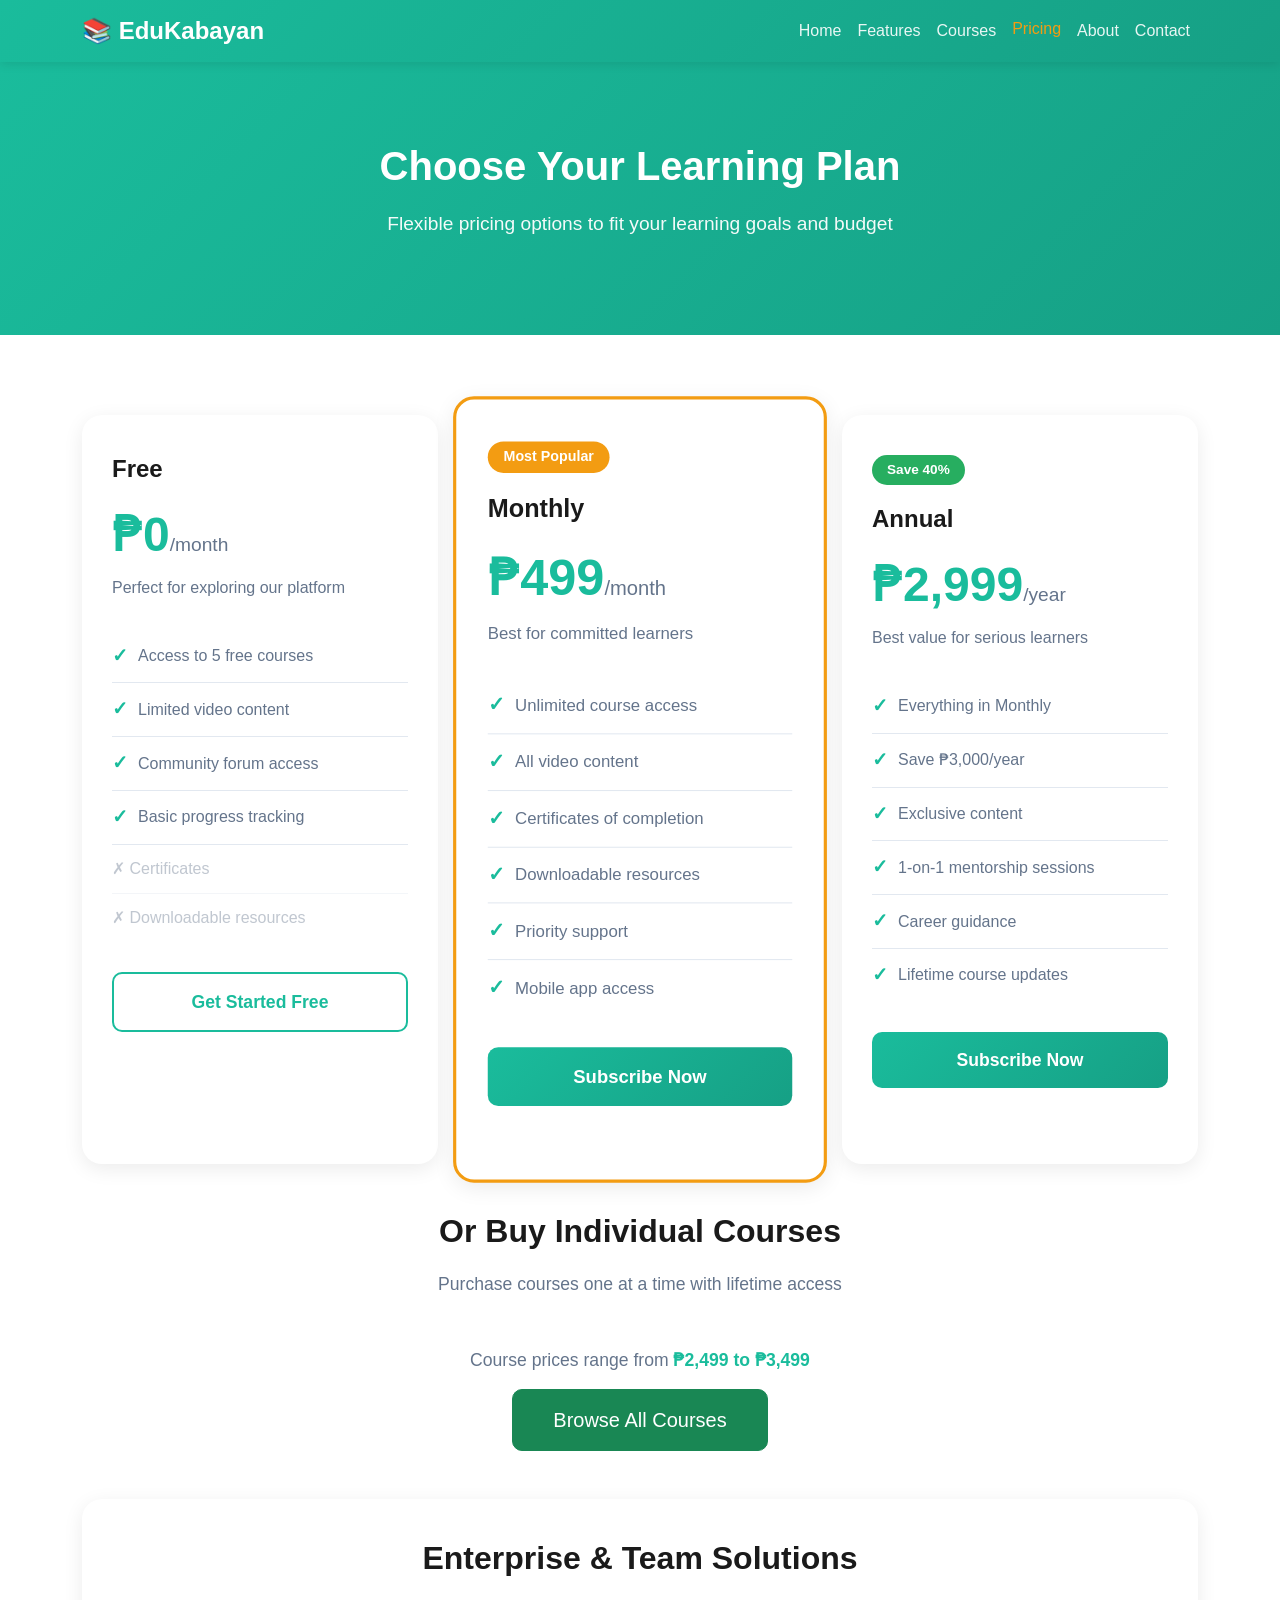
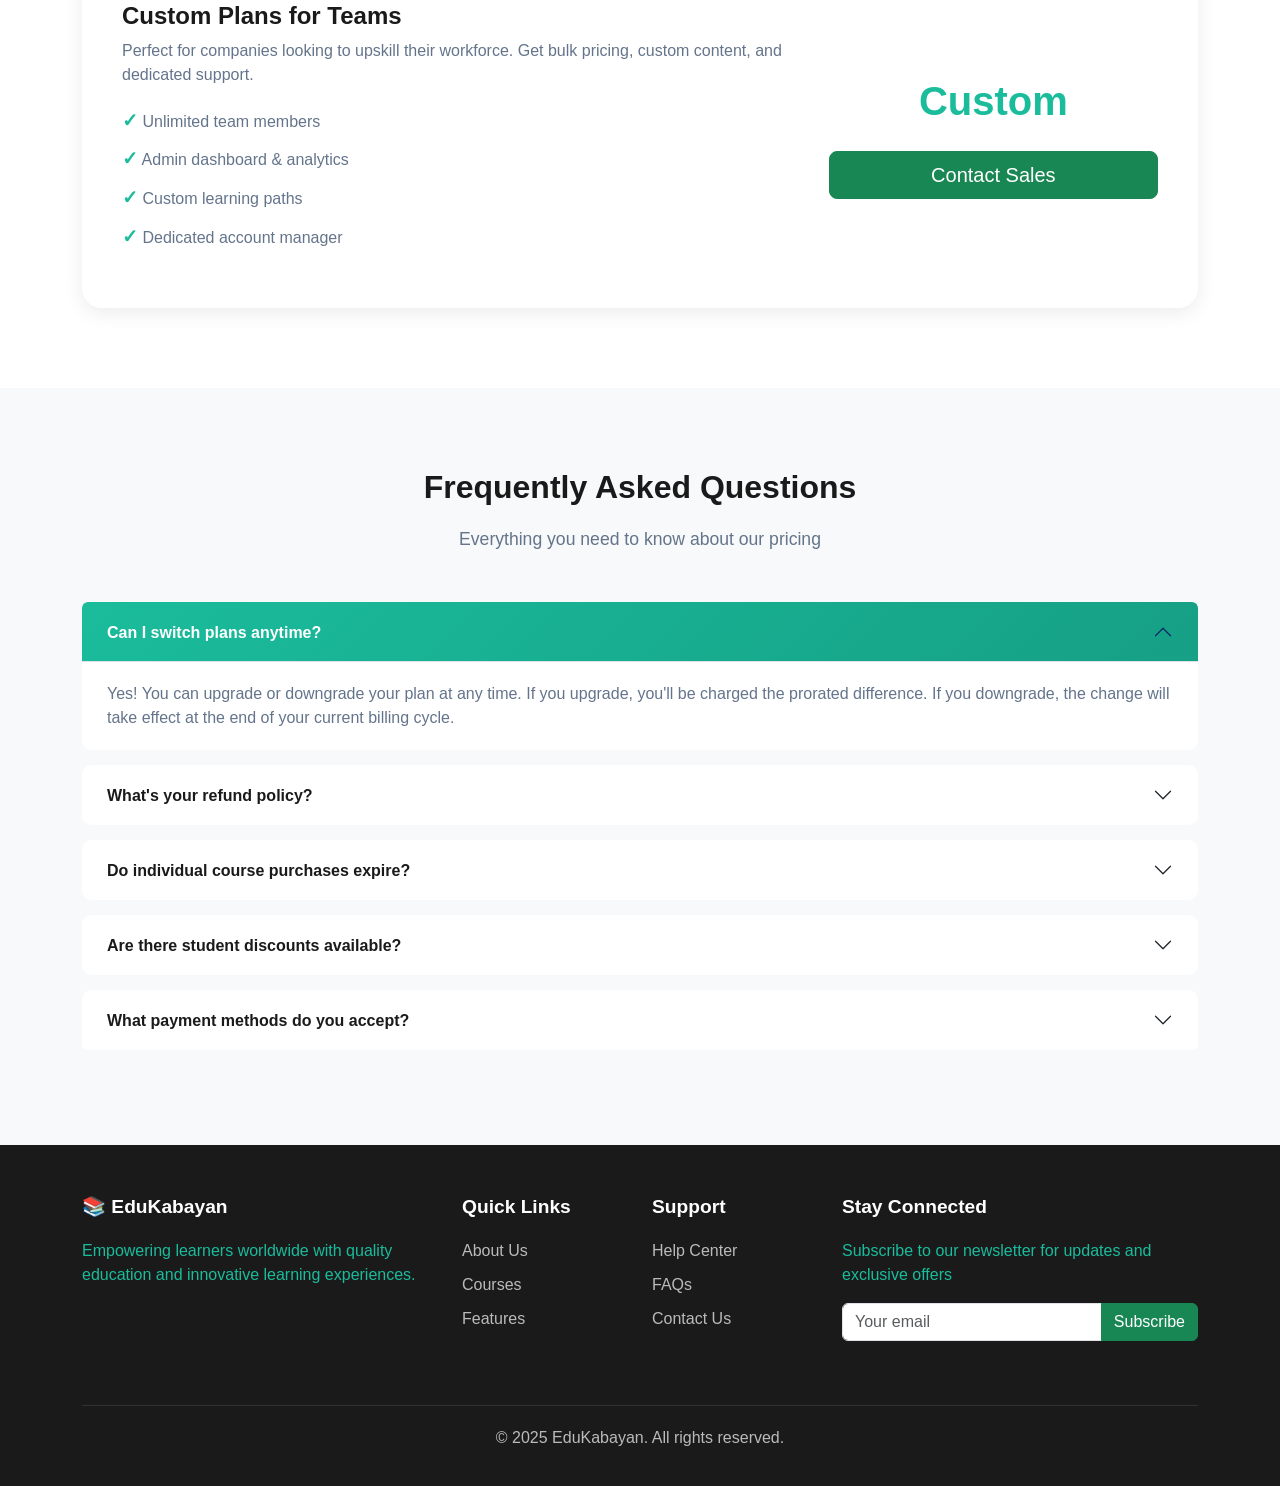
<file: pricing.html>
<!DOCTYPE html>
<html lang="en">
<head>
    <meta charset="UTF-8">
    <meta name="viewport" content="width=device-width, initial-scale=1.0">
    <title>Pricing Plans - EduKabayan</title>
    <link href="https://cdn.jsdelivr.net/npm/bootstrap@5.3.0/dist/css/bootstrap.min.css" rel="stylesheet">
    <style>
        body {
            font-family: 'Segoe UI', Tahoma, Geneva, Verdana, sans-serif;
        }

        .navbar {
            box-shadow: 0 2px 10px rgba(0,0,0,0.1);
            background: linear-gradient(135deg, #1abc9c, #16a085) !important;
        }

        .navbar-brand {
            font-weight: 700;
            font-size: 1.5rem;
            color: white;
        }

        .nav-link {
            color: rgba(255,255,255,0.9) !important;
            font-weight: 500;
            transition: all 0.3s ease;
        }

        .nav-link:hover, .nav-link.active {
            color: #f39c12 !important;
            transform: translateY(-2px);
        }

        .pricing-hero {
            background: linear-gradient(135deg, #1abc9c, #16a085);
            color: white;
            padding: 80px 0;
            text-align: center;
        }

        .pricing-hero h1 {
            font-size: 2.5rem;
            font-weight: 800;
            margin-bottom: 20px;
        }

        .pricing-hero p {
            font-size: 1.2rem;
            opacity: 0.95;
        }

        .pricing-section {
            padding: 80px 0;
        }

        .section-title {
            font-size: 2rem;
            font-weight: 800;
            text-align: center;
            margin-bottom: 20px;
            color: #1a1a1a;
        }

        .section-subtitle {
            text-align: center;
            color: #64748b;
            margin-bottom: 50px;
            font-size: 1.1rem;
        }

        .pricing-card {
            background: white;
            border-radius: 20px;
            padding: 40px 30px;
            box-shadow: 0 5px 20px rgba(0,0,0,0.08);
            margin-bottom: 30px;
            transition: all 0.3s ease;
            height: 100%;
            position: relative;
        }

        .pricing-card:hover {
            transform: translateY(-10px);
            box-shadow: 0 15px 40px rgba(0,0,0,0.15);
        }

        .pricing-card.featured {
            border: 3px solid #f39c12;
            transform: scale(1.05);
        }

        .pricing-badge {
            background: #f39c12;
            color: white;
            padding: 5px 15px;
            border-radius: 20px;
            font-size: 0.85rem;
            font-weight: 600;
            display: inline-block;
            margin-bottom: 20px;
        }

        .plan-name {
            font-size: 1.5rem;
            font-weight: 700;
            color: #1a1a1a;
            margin-bottom: 15px;
        }

        .plan-price {
            font-size: 3rem;
            font-weight: 800;
            color: #1abc9c;
            margin-bottom: 5px;
        }

        .plan-price span {
            font-size: 1.2rem;
            color: #64748b;
            font-weight: 400;
        }

        .plan-description {
            color: #64748b;
            margin-bottom: 30px;
        }

        .feature-list {
            list-style: none;
            padding: 0;
            margin: 30px 0;
        }

        .feature-list li {
            padding: 12px 0;
            border-bottom: 1px solid #e2e8f0;
            display: flex;
            align-items: center;
            gap: 10px;
            color: #64748b;
        }

        .feature-list li:last-child {
            border-bottom: none;
        }

        .check-icon {
            color: #1abc9c;
            font-weight: bold;
            font-size: 1.2rem;
        }

        .pricing-btn {
            width: 100%;
            padding: 15px;
            border-radius: 10px;
            font-weight: 600;
            font-size: 1.1rem;
            border: none;
            transition: all 0.3s ease;
        }

        .pricing-btn.primary {
            background: linear-gradient(135deg, #1abc9c, #16a085);
            color: white;
        }

        .pricing-btn.secondary {
            background: white;
            color: #1abc9c;
            border: 2px solid #1abc9c;
        }

        .pricing-btn:hover {
            transform: translateY(-3px);
            box-shadow: 0 10px 25px rgba(0,0,0,0.2);
        }

        .comparison-table {
            background: white;
            border-radius: 20px;
            padding: 40px;
            box-shadow: 0 5px 20px rgba(0,0,0,0.08);
            margin-top: 60px;
        }

        .table {
            margin-bottom: 0;
        }

        .table thead th {
            border-bottom: 2px solid #1abc9c;
            color: #1a1a1a;
            font-weight: 700;
            padding: 20px 15px;
        }

        .table tbody td {
            padding: 15px;
            vertical-align: middle;
        }

        .faq-section {
            background: #f8f9fa;
            padding: 80px 0;
        }

        .accordion-item {
            border: none;
            margin-bottom: 15px;
            border-radius: 10px;
            overflow: hidden;
        }

        .accordion-button {
            background: white;
            color: #1a1a1a;
            font-weight: 600;
            padding: 20px 25px;
        }

        .accordion-button:not(.collapsed) {
            background: linear-gradient(135deg, #1abc9c, #16a085);
            color: white;
        }

        .accordion-button:focus {
            box-shadow: none;
        }

        .accordion-body {
            background: white;
            color: #64748b;
            padding: 20px 25px;
        }

        .footer {
            background-color: #1a1a1a;
            color: white;
            padding: 50px 0 20px;
        }

        .footer-title {
            font-size: 1.2rem;
            font-weight: 700;
            margin-bottom: 20px;
        }

        .footer .text-muted {
            color: #1abc9c !important;
        }

        .footer-link {
            color: rgba(255,255,255,0.7);
            text-decoration: none;
            display: block;
            margin-bottom: 10px;
            transition: all 0.3s ease;
        }

        .footer-link:hover {
            color: #1abc9c;
            padding-left: 5px;
        }

        .footer-bottom {
            margin-top: 40px;
            padding-top: 20px;
            border-top: 1px solid rgba(255,255,255,0.1);
            text-align: center;
            color: rgba(255,255,255,0.7);
        }

        @media (max-width: 768px) {
            .pricing-hero h1 {
                font-size: 2rem;
            }

            .plan-price {
                font-size: 2.5rem;
            }

            .pricing-card.featured {
                transform: scale(1);
            }
        }
    </style>
</head>
<body>
    <!-- Navigation -->
    <nav class="navbar navbar-expand-lg navbar-dark sticky-top">
        <div class="container">
            <a class="navbar-brand" href="index.html">📚 EduKabayan</a>
            <button class="navbar-toggler" type="button" data-bs-toggle="collapse" data-bs-target="#navbarNav">
                <span class="navbar-toggler-icon"></span>
            </button>
            <div class="collapse navbar-collapse" id="navbarNav">
                <ul class="navbar-nav ms-auto">
                    <li class="nav-item">
                        <a class="nav-link" href="index.html">Home</a>
                    </li>
                    <li class="nav-item">
                        <a class="nav-link" href="features.html">Features</a>
                    </li>
                    <li class="nav-item">
                        <a class="nav-link" href="courses.html">Courses</a>
                    </li>
                    <li class="nav-item">
                        <a class="nav-link active" href="pricing.html">Pricing</a>
                    </li>
                    <li class="nav-item">
                        <a class="nav-link" href="about.html">About</a>
                    </li>
                    <li class="nav-item">
                        <a class="nav-link" href="contact.html">Contact</a>
                    </li>
                </ul>
            </div>
        </div>
    </nav>

    <!-- Pricing Hero -->
    <section class="pricing-hero">
        <div class="container">
            <h1>Choose Your Learning Plan</h1>
            <p>Flexible pricing options to fit your learning goals and budget</p>
        </div>
    </section>

    <!-- Pricing Plans -->
    <section class="pricing-section">
        <div class="container">
            <div class="row">
                <!-- Free Plan -->
                <div class="col-lg-4">
                    <div class="pricing-card">
                        <h3 class="plan-name">Free</h3>
                        <div class="plan-price">₱0<span>/month</span></div>
                        <p class="plan-description">Perfect for exploring our platform</p>
                        <ul class="feature-list">
                            <li><span class="check-icon">✓</span> Access to 5 free courses</li>
                            <li><span class="check-icon">✓</span> Limited video content</li>
                            <li><span class="check-icon">✓</span> Community forum access</li>
                            <li><span class="check-icon">✓</span> Basic progress tracking</li>
                            <li style="opacity: 0.4;">✗ Certificates</li>
                            <li style="opacity: 0.4;">✗ Downloadable resources</li>
                        </ul>
                        <button class="pricing-btn secondary">Get Started Free</button>
                    </div>
                </div>

                <!-- Monthly Plan -->
                <div class="col-lg-4">
                    <div class="pricing-card featured">
                        <span class="pricing-badge">Most Popular</span>
                        <h3 class="plan-name">Monthly</h3>
                        <div class="plan-price">₱499<span>/month</span></div>
                        <p class="plan-description">Best for committed learners</p>
                        <ul class="feature-list">
                            <li><span class="check-icon">✓</span> Unlimited course access</li>
                            <li><span class="check-icon">✓</span> All video content</li>
                            <li><span class="check-icon">✓</span> Certificates of completion</li>
                            <li><span class="check-icon">✓</span> Downloadable resources</li>
                            <li><span class="check-icon">✓</span> Priority support</li>
                            <li><span class="check-icon">✓</span> Mobile app access</li>
                        </ul>
                        <button class="pricing-btn primary">Subscribe Now</button>
                    </div>
                </div>

                <!-- Annual Plan -->
                <div class="col-lg-4">
                    <div class="pricing-card">
                        <span class="pricing-badge" style="background: #27ae60;">Save 40%</span>
                        <h3 class="plan-name">Annual</h3>
                        <div class="plan-price">₱2,999<span>/year</span></div>
                        <p class="plan-description">Best value for serious learners</p>
                        <ul class="feature-list">
                            <li><span class="check-icon">✓</span> Everything in Monthly</li>
                            <li><span class="check-icon">✓</span> Save ₱3,000/year</li>
                            <li><span class="check-icon">✓</span> Exclusive content</li>
                            <li><span class="check-icon">✓</span> 1-on-1 mentorship sessions</li>
                            <li><span class="check-icon">✓</span> Career guidance</li>
                            <li><span class="check-icon">✓</span> Lifetime course updates</li>
                        </ul>
                        <button class="pricing-btn primary">Subscribe Now</button>
                    </div>
                </div>
            </div>

            <!-- Individual Courses -->
            <div class="text-center mt-5">
                <h2 class="section-title">Or Buy Individual Courses</h2>
                <p class="section-subtitle">Purchase courses one at a time with lifetime access</p>
                <p style="font-size: 1.1rem; color: #64748b;">Course prices range from <strong style="color: #1abc9c;">₱2,499 to ₱3,499</strong></p>
                <a href="courses.html" class="btn btn-success btn-lg" style="padding: 15px 40px; border-radius: 10px;">Browse All Courses</a>
            </div>

            <!-- Business Plan -->
            <div class="comparison-table mt-5">
                <h2 class="section-title mb-4">Enterprise & Team Solutions</h2>
                <div class="row align-items-center">
                    <div class="col-lg-8">
                        <h4 style="color: #1a1a1a; font-weight: 700;">Custom Plans for Teams</h4>
                        <p style="color: #64748b; margin-bottom: 20px;">Perfect for companies looking to upskill their workforce. Get bulk pricing, custom content, and dedicated support.</p>
                        <ul style="list-style: none; padding: 0; color: #64748b;">
                            <li style="margin-bottom: 10px;"><span class="check-icon">✓</span> Unlimited team members</li>
                            <li style="margin-bottom: 10px;"><span class="check-icon">✓</span> Admin dashboard & analytics</li>
                            <li style="margin-bottom: 10px;"><span class="check-icon">✓</span> Custom learning paths</li>
                            <li style="margin-bottom: 10px;"><span class="check-icon">✓</span> Dedicated account manager</li>
                        </ul>
                    </div>
                    <div class="col-lg-4 text-center">
                        <div style="font-size: 2.5rem; font-weight: 800; color: #1abc9c; margin-bottom: 20px;">Custom</div>
                        <a href="contact.html" class="btn btn-success btn-lg w-100">Contact Sales</a>
                    </div>
                </div>
            </div>
        </div>
    </section>

    <!-- FAQ Section -->
    <section class="faq-section">
        <div class="container">
            <h2 class="section-title">Frequently Asked Questions</h2>
            <p class="section-subtitle">Everything you need to know about our pricing</p>

            <div class="accordion" id="faqAccordion">
                <div class="accordion-item">
                    <h2 class="accordion-header">
                        <button class="accordion-button" type="button" data-bs-toggle="collapse" data-bs-target="#faq1">
                            Can I switch plans anytime?
                        </button>
                    </h2>
                    <div id="faq1" class="accordion-collapse collapse show" data-bs-parent="#faqAccordion">
                        <div class="accordion-body">
                            Yes! You can upgrade or downgrade your plan at any time. If you upgrade, you'll be charged the prorated difference. If you downgrade, the change will take effect at the end of your current billing cycle.
                        </div>
                    </div>
                </div>

                <div class="accordion-item">
                    <h2 class="accordion-header">
                        <button class="accordion-button collapsed" type="button" data-bs-toggle="collapse" data-bs-target="#faq2">
                            What's your refund policy?
                        </button>
                    </h2>
                    <div id="faq2" class="accordion-collapse collapse" data-bs-parent="#faqAccordion">
                        <div class="accordion-body">
                            We offer a 30-day money-back guarantee for all subscriptions and course purchases. If you're not satisfied within the first 30 days, contact us for a full refund.
                        </div>
                    </div>
                </div>

                <div class="accordion-item">
                    <h2 class="accordion-header">
                        <button class="accordion-button collapsed" type="button" data-bs-toggle="collapse" data-bs-target="#faq3">
                            Do individual course purchases expire?
                        </button>
                    </h2>
                    <div id="faq3" class="accordion-collapse collapse" data-bs-parent="#faqAccordion">
                        <div class="accordion-body">
                            No! When you purchase an individual course, you get lifetime access to that course including all future updates and materials.
                        </div>
                    </div>
                </div>

                <div class="accordion-item">
                    <h2 class="accordion-header">
                        <button class="accordion-button collapsed" type="button" data-bs-toggle="collapse" data-bs-target="#faq4">
                            Are there student discounts available?
                        </button>
                    </h2>
                    <div id="faq4" class="accordion-collapse collapse" data-bs-parent="#faqAccordion">
                        <div class="accordion-body">
                            Yes! Students with a valid ID can get 20% off on monthly and annual subscriptions. Contact our support team with your student ID to claim your discount.
                        </div>
                    </div>
                </div>

                <div class="accordion-item">
                    <h2 class="accordion-header">
                        <button class="accordion-button collapsed" type="button" data-bs-toggle="collapse" data-bs-target="#faq5">
                            What payment methods do you accept?
                        </button>
                    </h2>
                    <div id="faq5" class="accordion-collapse collapse" data-bs-parent="#faqAccordion">
                        <div class="accordion-body">
                            We accept all major credit cards, debit cards, GCash, PayMaya, and bank transfers. All payments are processed securely through our payment partners.
                        </div>
                    </div>
                </div>
            </div>
        </div>
    </section>

    <!-- Footer -->
    <footer class="footer">
        <div class="container">
            <div class="row">
                <div class="col-md-4 mb-4">
                    <h3 class="footer-title">📚 EduKabayan</h3>
                    <p class="text-muted">Empowering learners worldwide with quality education and innovative learning experiences.</p>
                </div>
                <div class="col-md-2 mb-4">
                    <h5 class="footer-title">Quick Links</h5>
                    <a href="about.html" class="footer-link">About Us</a>
                    <a href="courses.html" class="footer-link">Courses</a>
                    <a href="features.html" class="footer-link">Features</a>
                </div>
                <div class="col-md-2 mb-4">
                    <h5 class="footer-title">Support</h5>
                    <a href="contact.html" class="footer-link">Help Center</a>
                    <a href="contact.html" class="footer-link">FAQs</a>
                    <a href="contact.html" class="footer-link">Contact Us</a>
                </div>
                <div class="col-md-4 mb-4">
                    <h5 class="footer-title">Stay Connected</h5>
                    <p class="text-muted">Subscribe to our newsletter for updates and exclusive offers</p>
                    <form class="input-group">
                        <input type="email" class="form-control" placeholder="Your email" required>
                        <button class="btn btn-success" type="submit">Subscribe</button>
                    </form>
                </div>
            </div>
            <div class="footer-bottom">
                <p>&copy; 2025 EduKabayan. All rights reserved.</p>
            </div>
        </div>
    </footer>

    <script src="https://cdn.jsdelivr.net/npm/bootstrap@5.3.0/dist/js/bootstrap.bundle.min.js"></script>
</body>
</html>
</file>
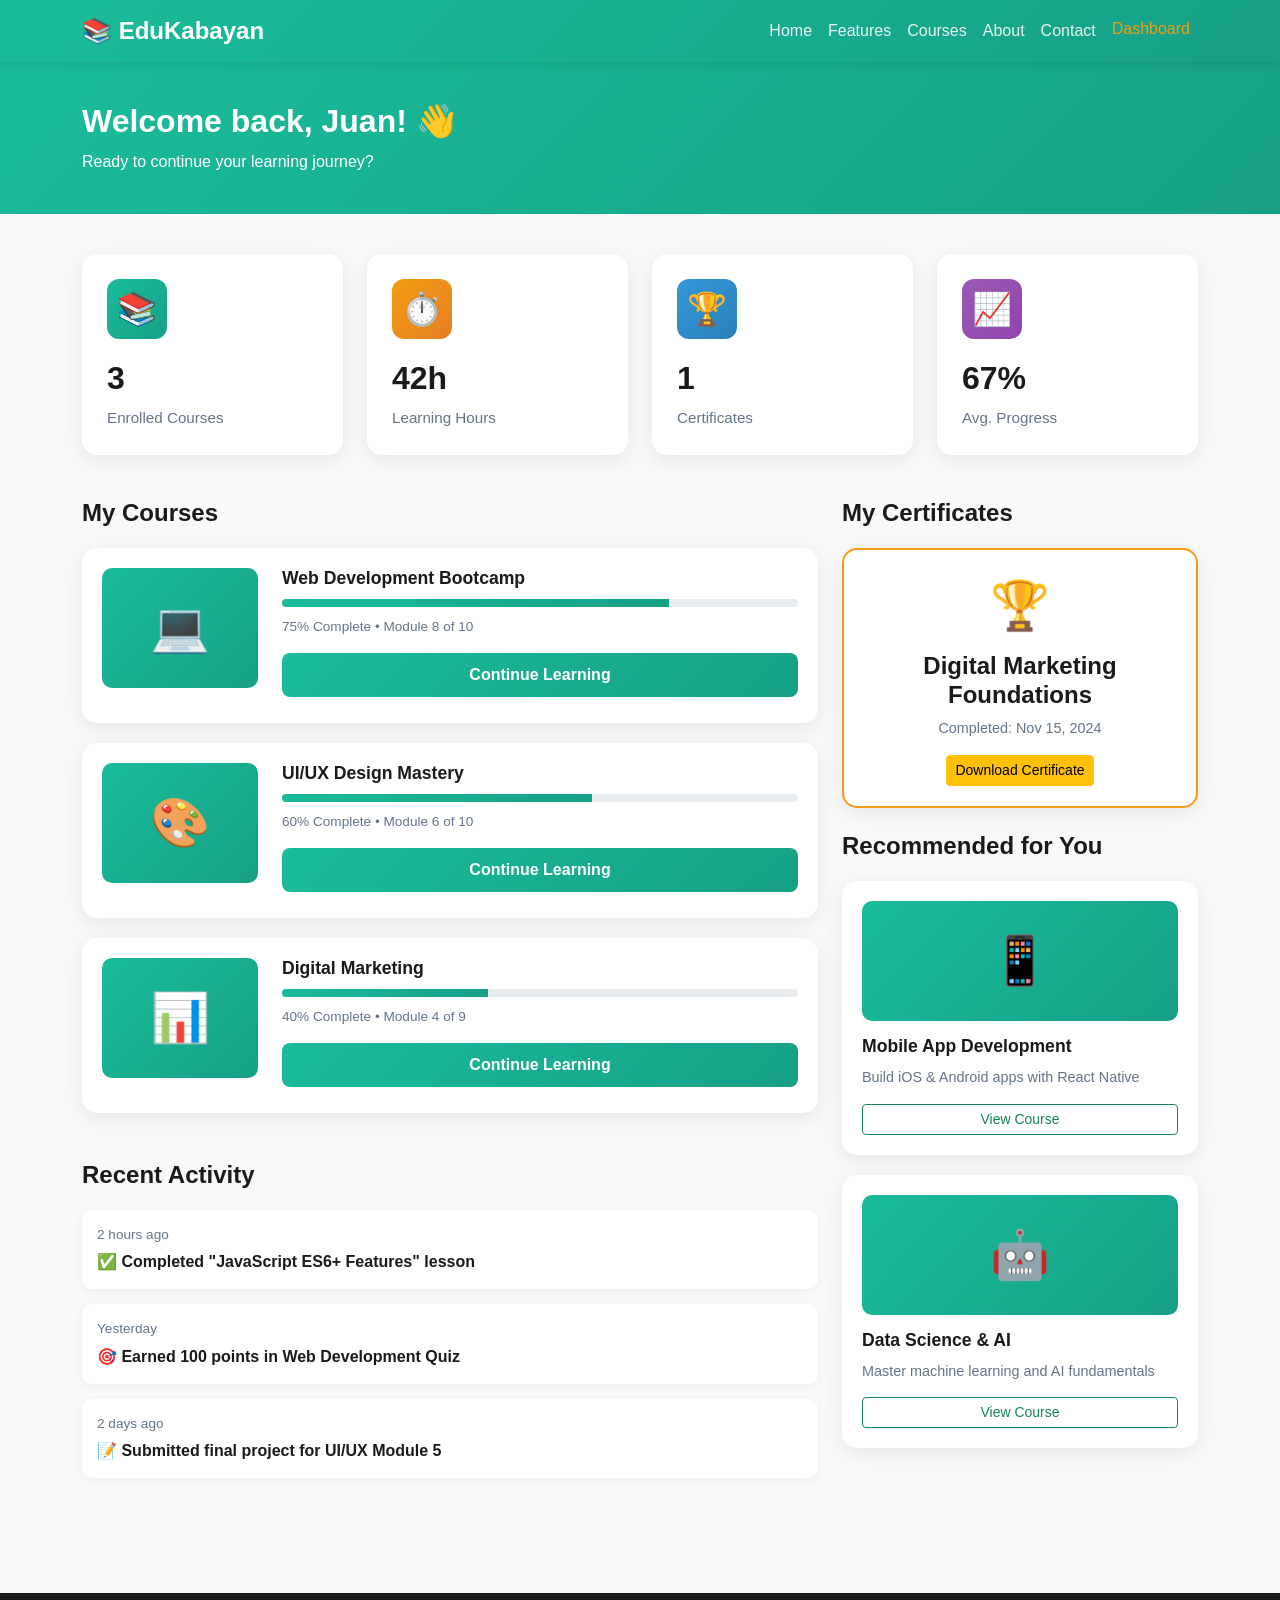
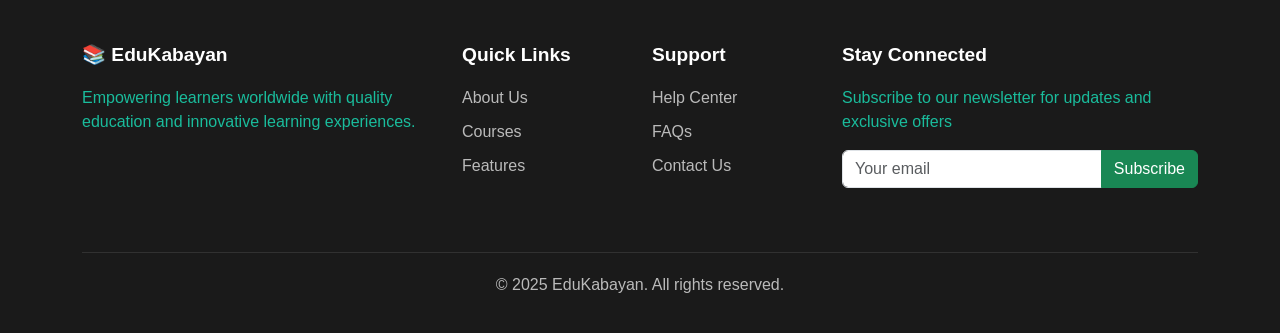
<file: student-dashboard.html>
<!DOCTYPE html>
<html lang="en">
<head>
    <meta charset="UTF-8">
    <meta name="viewport" content="width=device-width, initial-scale=1.0">
    <title>Student Dashboard - EduKabayan</title>
    <link href="https://cdn.jsdelivr.net/npm/bootstrap@5.3.0/dist/css/bootstrap.min.css" rel="stylesheet">
    <style>
        body {
            font-family: 'Segoe UI', Tahoma, Geneva, Verdana, sans-serif;
            background-color: #f8f9fa;
        }

        .navbar {
            box-shadow: 0 2px 10px rgba(0,0,0,0.1);
            background: linear-gradient(135deg, #1abc9c, #16a085) !important;
        }

        .navbar-brand {
            font-weight: 700;
            font-size: 1.5rem;
            color: white;
        }

        .nav-link {
            color: rgba(255,255,255,0.9) !important;
            font-weight: 500;
            transition: all 0.3s ease;
        }

        .nav-link:hover, .nav-link.active {
            color: #f39c12 !important;
            transform: translateY(-2px);
        }

        .dashboard-header {
            background: linear-gradient(135deg, #1abc9c, #16a085);
            color: white;
            padding: 40px 0;
        }

        .dashboard-header h1 {
            font-size: 2rem;
            font-weight: 700;
            margin-bottom: 10px;
        }

        .dashboard-content {
            padding: 40px 0;
        }

        .stat-card {
            background: white;
            border-radius: 15px;
            padding: 25px;
            box-shadow: 0 5px 20px rgba(0,0,0,0.08);
            margin-bottom: 20px;
            transition: all 0.3s ease;
        }

        .stat-card:hover {
            transform: translateY(-5px);
            box-shadow: 0 10px 30px rgba(0,0,0,0.12);
        }

        .stat-icon {
            width: 60px;
            height: 60px;
            border-radius: 12px;
            display: flex;
            align-items: center;
            justify-content: center;
            font-size: 2rem;
            margin-bottom: 15px;
        }

        .stat-icon.green {
            background: linear-gradient(135deg, #1abc9c, #16a085);
            color: white;
        }

        .stat-icon.orange {
            background: linear-gradient(135deg, #f39c12, #e67e22);
            color: white;
        }

        .stat-icon.blue {
            background: linear-gradient(135deg, #3498db, #2980b9);
            color: white;
        }

        .stat-icon.purple {
            background: linear-gradient(135deg, #9b59b6, #8e44ad);
            color: white;
        }

        .stat-number {
            font-size: 2rem;
            font-weight: 800;
            color: #1a1a1a;
            margin-bottom: 5px;
        }

        .stat-label {
            color: #64748b;
            font-size: 0.95rem;
        }

        .course-card {
            background: white;
            border-radius: 15px;
            padding: 20px;
            box-shadow: 0 5px 20px rgba(0,0,0,0.08);
            margin-bottom: 20px;
            transition: all 0.3s ease;
        }

        .course-card:hover {
            transform: translateY(-5px);
            box-shadow: 0 10px 30px rgba(0,0,0,0.12);
        }

        .course-thumbnail {
            width: 100%;
            height: 120px;
            background: linear-gradient(135deg, #1abc9c, #16a085);
            border-radius: 10px;
            display: flex;
            align-items: center;
            justify-content: center;
            font-size: 3rem;
            color: white;
            margin-bottom: 15px;
        }

        .course-title {
            font-size: 1.1rem;
            font-weight: 700;
            color: #1a1a1a;
            margin-bottom: 10px;
        }

        .progress {
            height: 8px;
            border-radius: 10px;
            margin-bottom: 10px;
        }

        .progress-bar {
            background: linear-gradient(135deg, #1abc9c, #16a085);
        }

        .progress-text {
            font-size: 0.85rem;
            color: #64748b;
        }

        .continue-btn {
            width: 100%;
            padding: 10px;
            background: linear-gradient(135deg, #1abc9c, #16a085);
            border: none;
            color: white;
            border-radius: 8px;
            font-weight: 600;
            transition: all 0.3s ease;
        }

        .continue-btn:hover {
            transform: translateY(-2px);
            box-shadow: 0 5px 15px rgba(0,0,0,0.2);
        }

        .section-title {
            font-size: 1.5rem;
            font-weight: 700;
            color: #1a1a1a;
            margin-bottom: 20px;
        }

        .activity-item {
            background: white;
            border-radius: 10px;
            padding: 15px;
            margin-bottom: 15px;
            box-shadow: 0 2px 10px rgba(0,0,0,0.05);
        }

        .activity-date {
            font-size: 0.85rem;
            color: #64748b;
        }

        .activity-title {
            font-weight: 600;
            color: #1a1a1a;
            margin-top: 5px;
        }

        .certificate-card {
            background: white;
            border-radius: 15px;
            padding: 20px;
            box-shadow: 0 5px 20px rgba(0,0,0,0.08);
            margin-bottom: 20px;
            border: 2px solid #f39c12;
        }

        .certificate-icon {
            font-size: 3rem;
            margin-bottom: 10px;
        }

        .footer {
            background-color: #1a1a1a;
            color: white;
            padding: 50px 0 20px;
            margin-top: 60px;
        }

        .footer-title {
            font-size: 1.2rem;
            font-weight: 700;
            margin-bottom: 20px;
        }

        .footer .text-muted {
            color: #1abc9c !important;
        }

        .footer-link {
            color: rgba(255,255,255,0.7);
            text-decoration: none;
            display: block;
            margin-bottom: 10px;
            transition: all 0.3s ease;
        }

        .footer-link:hover {
            color: #1abc9c;
            padding-left: 5px;
        }

        .footer-bottom {
            margin-top: 40px;
            padding-top: 20px;
            border-top: 1px solid rgba(255,255,255,0.1);
            text-align: center;
            color: rgba(255,255,255,0.7);
        }

        @media (max-width: 768px) {
            .dashboard-header h1 {
                font-size: 1.5rem;
            }

            .stat-number {
                font-size: 1.5rem;
            }
        }
    </style>
</head>
<body>
    <!-- Navigation -->
    <nav class="navbar navbar-expand-lg navbar-dark sticky-top">
        <div class="container">
            <a class="navbar-brand" href="index.html">📚 EduKabayan</a>
            <button class="navbar-toggler" type="button" data-bs-toggle="collapse" data-bs-target="#navbarNav">
                <span class="navbar-toggler-icon"></span>
            </button>
            <div class="collapse navbar-collapse" id="navbarNav">
                <ul class="navbar-nav ms-auto">
                    <li class="nav-item">
                        <a class="nav-link" href="index.html">Home</a>
                    </li>
                    <li class="nav-item">
                        <a class="nav-link" href="features.html">Features</a>
                    </li>
                    <li class="nav-item">
                        <a class="nav-link" href="courses.html">Courses</a>
                    </li>
                    <li class="nav-item">
                        <a class="nav-link" href="about.html">About</a>
                    </li>
                    <li class="nav-item">
                        <a class="nav-link" href="contact.html">Contact</a>
                    </li>
                    <li class="nav-item">
                        <a class="nav-link active" href="student-dashboard.html">Dashboard</a>
                    </li>
                </ul>
            </div>
        </div>
    </nav>

    <!-- Dashboard Header -->
    <section class="dashboard-header">
        <div class="container">
            <h1>Welcome back, Juan! 👋</h1>
            <p class="mb-0">Ready to continue your learning journey?</p>
        </div>
    </section>

    <!-- Dashboard Content -->
    <section class="dashboard-content">
        <div class="container">
            <!-- Stats Row -->
            <div class="row mb-4">
                <div class="col-md-3 col-6">
                    <div class="stat-card">
                        <div class="stat-icon green">📚</div>
                        <div class="stat-number">3</div>
                        <div class="stat-label">Enrolled Courses</div>
                    </div>
                </div>
                <div class="col-md-3 col-6">
                    <div class="stat-card">
                        <div class="stat-icon orange">⏱️</div>
                        <div class="stat-number">42h</div>
                        <div class="stat-label">Learning Hours</div>
                    </div>
                </div>
                <div class="col-md-3 col-6">
                    <div class="stat-card">
                        <div class="stat-icon blue">🏆</div>
                        <div class="stat-number">1</div>
                        <div class="stat-label">Certificates</div>
                    </div>
                </div>
                <div class="col-md-3 col-6">
                    <div class="stat-card">
                        <div class="stat-icon purple">📈</div>
                        <div class="stat-number">67%</div>
                        <div class="stat-label">Avg. Progress</div>
                    </div>
                </div>
            </div>

            <div class="row">
                <!-- Left Column - My Courses -->
                <div class="col-lg-8">
                    <h2 class="section-title">My Courses</h2>
                    
                    <div class="course-card">
                        <div class="row">
                            <div class="col-md-3">
                                <div class="course-thumbnail">💻</div>
                            </div>
                            <div class="col-md-9">
                                <h3 class="course-title">Web Development Bootcamp</h3>
                                <div class="progress">
                                    <div class="progress-bar" role="progressbar" style="width: 75%"></div>
                                </div>
                                <p class="progress-text mb-3">75% Complete • Module 8 of 10</p>
                                <button class="continue-btn">Continue Learning</button>
                            </div>
                        </div>
                    </div>

                    <div class="course-card">
                        <div class="row">
                            <div class="col-md-3">
                                <div class="course-thumbnail">🎨</div>
                            </div>
                            <div class="col-md-9">
                                <h3 class="course-title">UI/UX Design Mastery</h3>
                                <div class="progress">
                                    <div class="progress-bar" role="progressbar" style="width: 60%"></div>
                                </div>
                                <p class="progress-text mb-3">60% Complete • Module 6 of 10</p>
                                <button class="continue-btn">Continue Learning</button>
                            </div>
                        </div>
                    </div>

                    <div class="course-card">
                        <div class="row">
                            <div class="col-md-3">
                                <div class="course-thumbnail">📊</div>
                            </div>
                            <div class="col-md-9">
                                <h3 class="course-title">Digital Marketing</h3>
                                <div class="progress">
                                    <div class="progress-bar" role="progressbar" style="width: 40%"></div>
                                </div>
                                <p class="progress-text mb-3">40% Complete • Module 4 of 9</p>
                                <button class="continue-btn">Continue Learning</button>
                            </div>
                        </div>
                    </div>

                    <!-- Recent Activity -->
                    <h2 class="section-title mt-5">Recent Activity</h2>
                    <div class="activity-item">
                        <div class="activity-date">2 hours ago</div>
                        <div class="activity-title">✅ Completed "JavaScript ES6+ Features" lesson</div>
                    </div>
                    <div class="activity-item">
                        <div class="activity-date">Yesterday</div>
                        <div class="activity-title">🎯 Earned 100 points in Web Development Quiz</div>
                    </div>
                    <div class="activity-item">
                        <div class="activity-date">2 days ago</div>
                        <div class="activity-title">📝 Submitted final project for UI/UX Module 5</div>
                    </div>
                </div>

                <!-- Right Column - Certificates & Recommendations -->
                <div class="col-lg-4">
                    <h2 class="section-title">My Certificates</h2>
                    <div class="certificate-card text-center">
                        <div class="certificate-icon">🏆</div>
                        <h4 style="font-weight: 700; color: #1a1a1a;">Digital Marketing Foundations</h4>
                        <p style="color: #64748b; font-size: 0.9rem;">Completed: Nov 15, 2024</p>
                        <button class="btn btn-warning btn-sm">Download Certificate</button>
                    </div>

                    <h2 class="section-title mt-4">Recommended for You</h2>
                    <div class="course-card">
                        <div class="course-thumbnail">📱</div>
                        <h3 class="course-title">Mobile App Development</h3>
                        <p style="color: #64748b; font-size: 0.9rem; margin-bottom: 15px;">Build iOS & Android apps with React Native</p>
                        <button class="btn btn-outline-success btn-sm w-100">View Course</button>
                    </div>

                    <div class="course-card">
                        <div class="course-thumbnail">🤖</div>
                        <h3 class="course-title">Data Science & AI</h3>
                        <p style="color: #64748b; font-size: 0.9rem; margin-bottom: 15px;">Master machine learning and AI fundamentals</p>
                        <button class="btn btn-outline-success btn-sm w-100">View Course</button>
                    </div>
                </div>
            </div>
        </div>
    </section>

    <!-- Footer -->
    <footer class="footer">
        <div class="container">
            <div class="row">
                <div class="col-md-4 mb-4">
                    <h3 class="footer-title">📚 EduKabayan</h3>
                    <p class="text-muted">Empowering learners worldwide with quality education and innovative learning experiences.</p>
                </div>
                <div class="col-md-2 mb-4">
                    <h5 class="footer-title">Quick Links</h5>
                    <a href="about.html" class="footer-link">About Us</a>
                    <a href="courses.html" class="footer-link">Courses</a>
                    <a href="features.html" class="footer-link">Features</a>
                </div>
                <div class="col-md-2 mb-4">
                    <h5 class="footer-title">Support</h5>
                    <a href="contact.html" class="footer-link">Help Center</a>
                    <a href="contact.html" class="footer-link">FAQs</a>
                    <a href="contact.html" class="footer-link">Contact Us</a>
                </div>
                <div class="col-md-4 mb-4">
                    <h5 class="footer-title">Stay Connected</h5>
                    <p class="text-muted">Subscribe to our newsletter for updates and exclusive offers</p>
                    <form class="input-group">
                        <input type="email" class="form-control" placeholder="Your email" required>
                        <button class="btn btn-success" type="submit">Subscribe</button>
                    </form>
                </div>
            </div>
            <div class="footer-bottom">
                <p>&copy; 2025 EduKabayan. All rights reserved.</p>
            </div>
        </div>
    </footer>

    <script src="https://cdn.jsdelivr.net/npm/bootstrap@5.3.0/dist/js/bootstrap.bundle.min.js"></script>
</body>
</html>
</file>
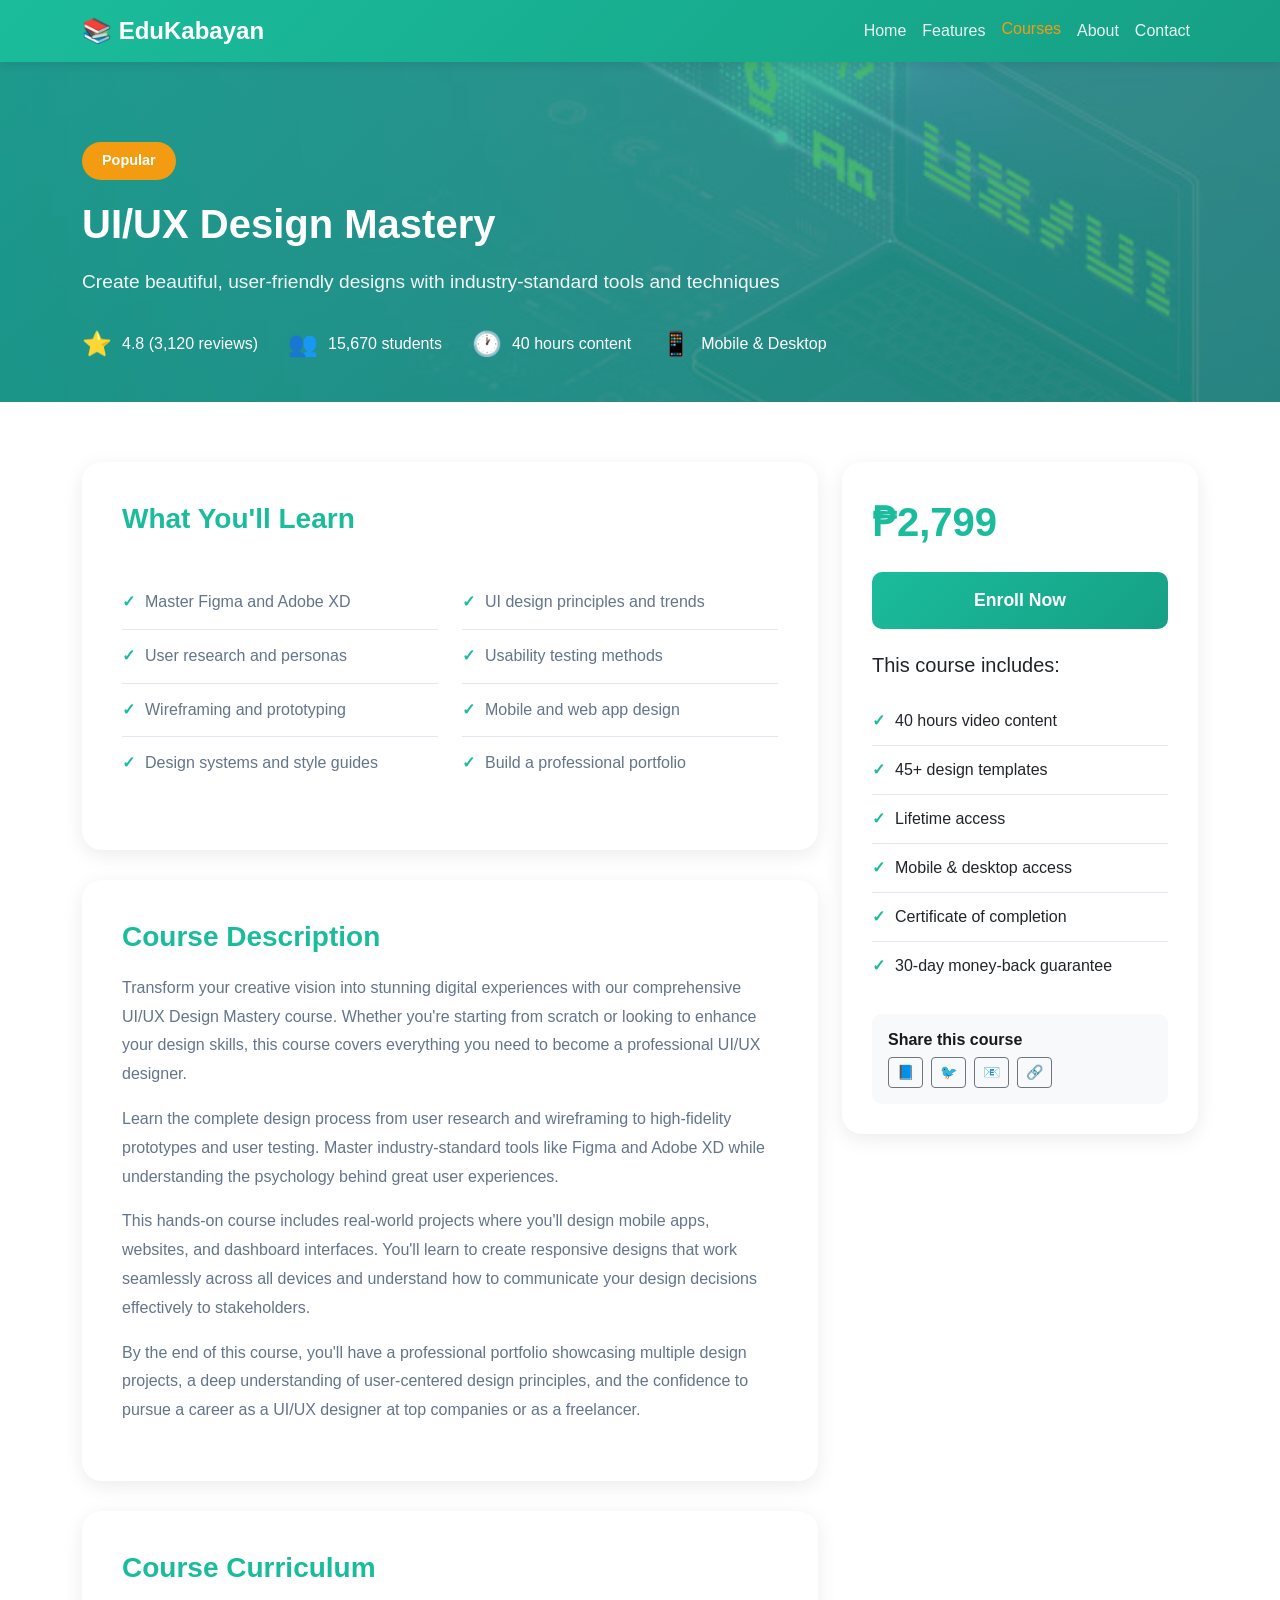
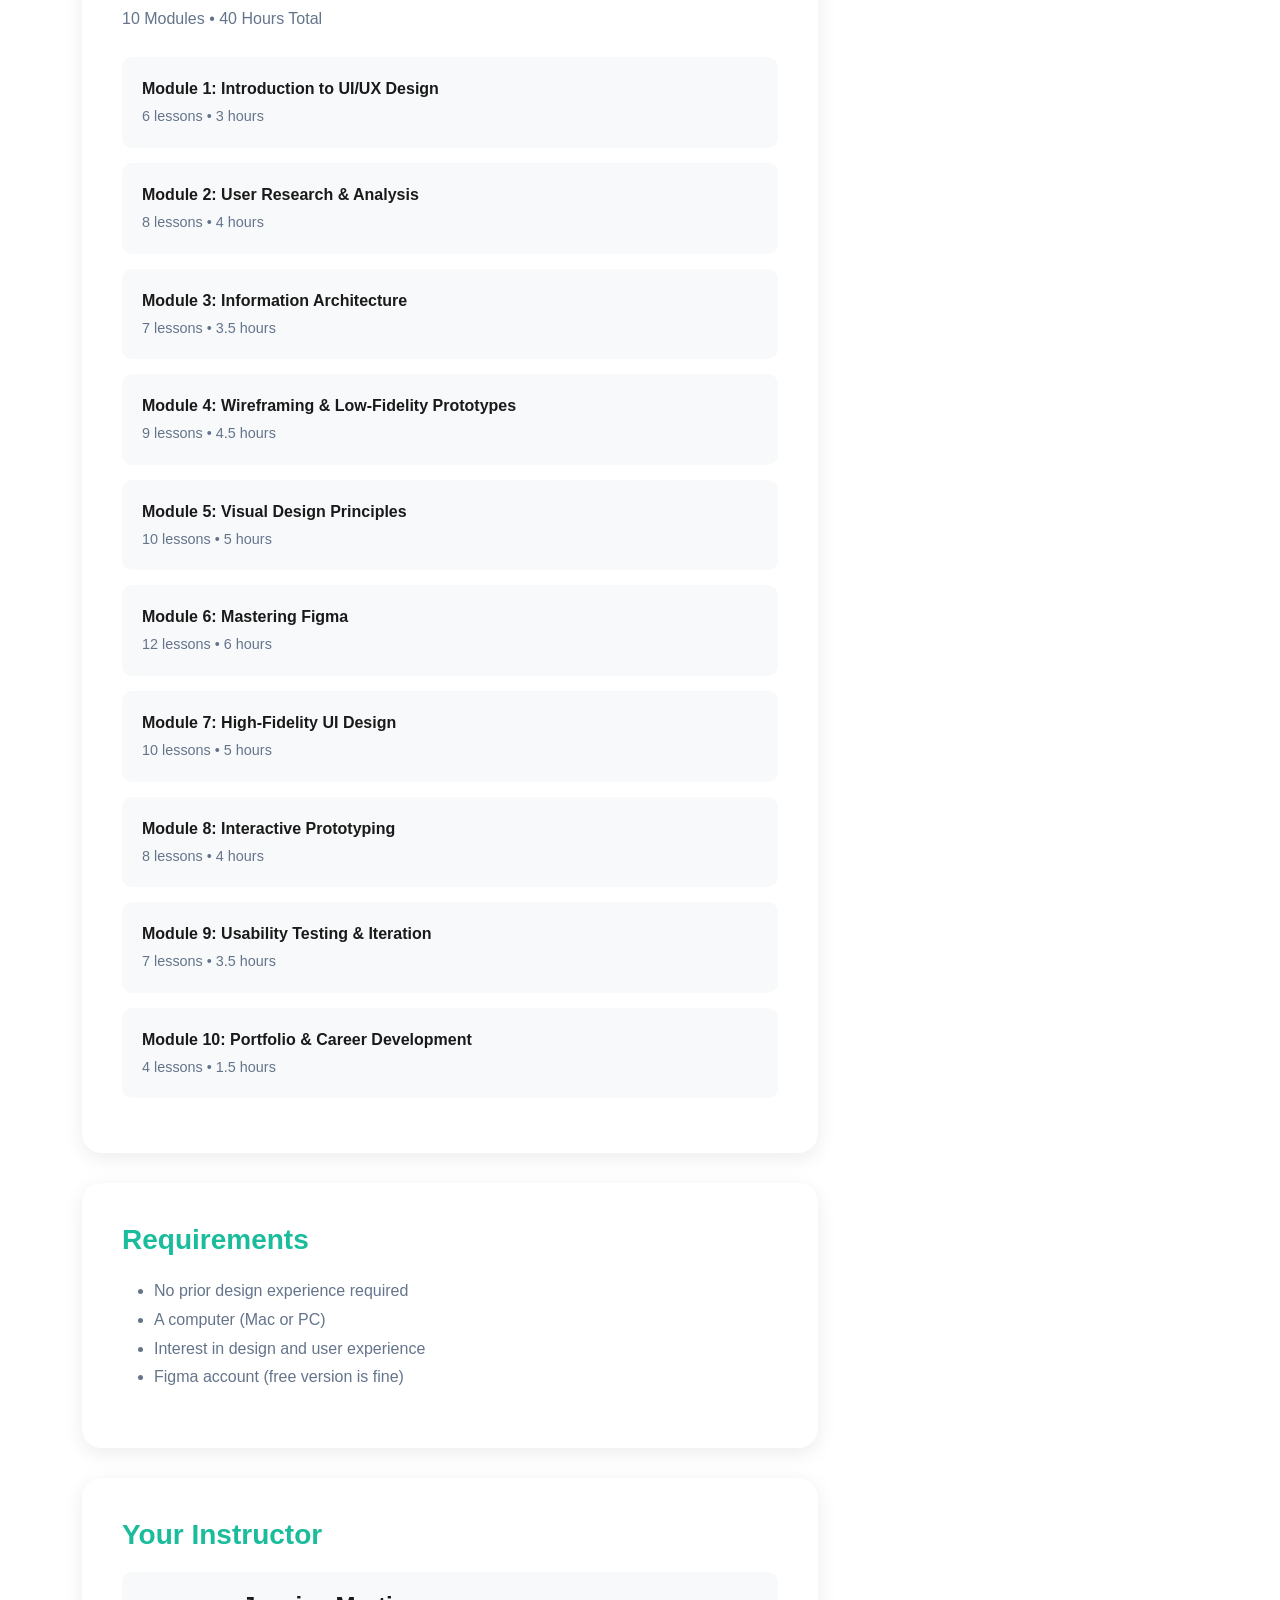
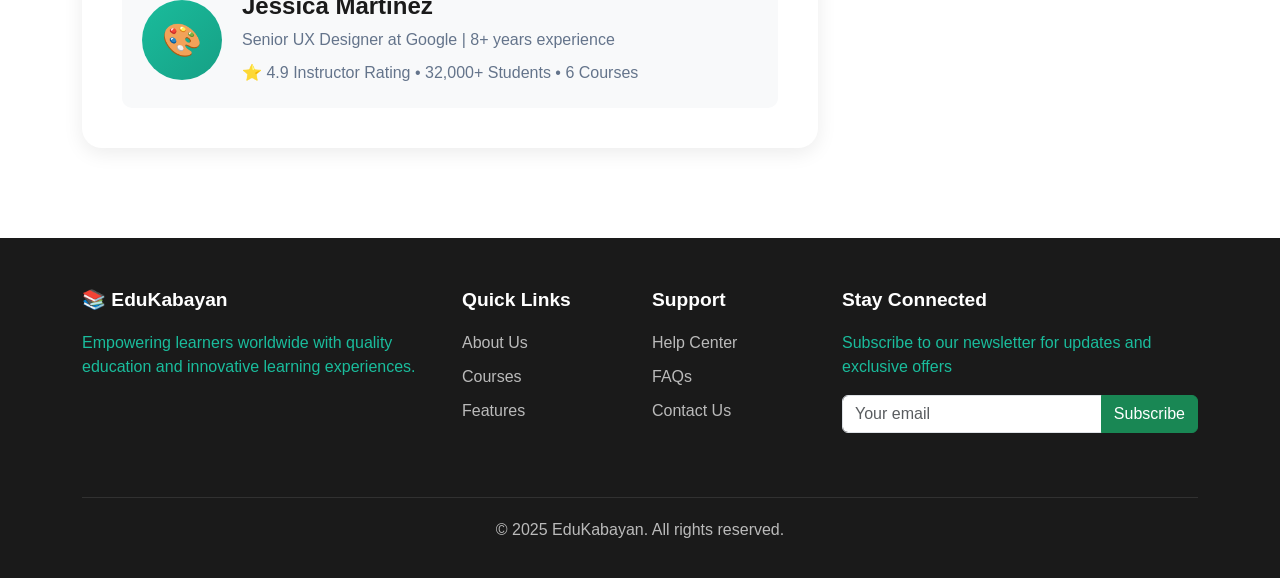
<file: ui-ux-design.html>
<!DOCTYPE html>
<html lang="en">
<head>
    <meta charset="UTF-8">
    <meta name="viewport" content="width=device-width, initial-scale=1.0">
    <title>UI/UX Design Mastery - EduKabayan</title>
    <link href="https://cdn.jsdelivr.net/npm/bootstrap@5.3.0/dist/css/bootstrap.min.css" rel="stylesheet">
    <style>
        body {
            font-family: 'Segoe UI', Tahoma, Geneva, Verdana, sans-serif;
        }

        .navbar {
            box-shadow: 0 2px 10px rgba(0,0,0,0.1);
            background: linear-gradient(135deg, #1abc9c, #16a085) !important;
        }

        .navbar-brand {
            font-weight: 700;
            font-size: 1.5rem;
            color: white;
        }

        .nav-link {
            color: rgba(255,255,255,0.9) !important;
            font-weight: 500;
            transition: all 0.3s ease;
        }

        .nav-link:hover, .nav-link.active {
            color: #f39c12 !important;
            transform: translateY(-2px);
        }

        .course-hero {
            background: linear-gradient(135deg, rgba(26, 188, 156, 0.8), rgba(22, 160, 133, 0.8)), url('UI-1.jpg') center/cover;
            color: white;
            padding: 80px 0 40px;
        }

        .course-hero h1 {
            font-size: 2.5rem;
            font-weight: 800;
            margin-bottom: 20px;
        }

        .course-hero p {
            font-size: 1.2rem;
            opacity: 0.95;
            margin-bottom: 30px;
        }

        .course-badge {
            background-color: #f39c12;
            color: white;
            padding: 8px 20px;
            border-radius: 20px;
            font-size: 0.9rem;
            font-weight: 600;
            display: inline-block;
            margin-bottom: 20px;
        }

        .course-stats {
            display: flex;
            gap: 30px;
            flex-wrap: wrap;
            margin-top: 20px;
        }

        .stat-item {
            display: flex;
            align-items: center;
            gap: 10px;
        }

        .stat-icon {
            font-size: 1.5rem;
        }

        .course-content {
            padding: 60px 0;
        }

        .content-card {
            background: white;
            border-radius: 20px;
            padding: 40px;
            box-shadow: 0 5px 20px rgba(0,0,0,0.08);
            margin-bottom: 30px;
        }

        .content-card h3 {
            color: #1abc9c;
            font-weight: 700;
            margin-bottom: 20px;
        }

        .content-card p, .content-card li {
            color: #64748b;
            line-height: 1.8;
        }

        .sidebar-card {
            background: white;
            border-radius: 20px;
            padding: 30px;
            box-shadow: 0 5px 20px rgba(0,0,0,0.08);
            position: sticky;
            top: 100px;
        }

        .price-tag {
            font-size: 2.5rem;
            font-weight: 800;
            color: #1abc9c;
            margin-bottom: 20px;
        }

        .enroll-btn {
            width: 100%;
            padding: 15px;
            font-size: 1.1rem;
            font-weight: 600;
            border-radius: 10px;
            background: linear-gradient(135deg, #1abc9c, #16a085);
            border: none;
            color: white;
            transition: all 0.3s ease;
        }

        .enroll-btn:hover {
            transform: translateY(-3px);
            box-shadow: 0 10px 25px rgba(0,0,0,0.2);
        }

        .feature-list {
            list-style: none;
            padding: 0;
            margin: 20px 0;
        }

        .feature-list li {
            padding: 12px 0;
            border-bottom: 1px solid #e2e8f0;
            display: flex;
            align-items: center;
            gap: 10px;
        }

        .feature-list li:last-child {
            border-bottom: none;
        }

        .check-icon {
            color: #1abc9c;
            font-weight: bold;
        }

        .module-item {
            background: #f8f9fa;
            padding: 20px;
            border-radius: 10px;
            margin-bottom: 15px;
            cursor: pointer;
            transition: all 0.3s ease;
        }

        .module-item:hover {
            background: #e9ecef;
            transform: translateX(5px);
        }

        .module-title {
            font-weight: 600;
            color: #1a1a1a;
            margin-bottom: 5px;
        }

        .module-duration {
            color: #64748b;
            font-size: 0.9rem;
        }

        .instructor-card {
            display: flex;
            align-items: center;
            gap: 20px;
            padding: 20px;
            background: #f8f9fa;
            border-radius: 10px;
        }

        .instructor-avatar {
            width: 80px;
            height: 80px;
            border-radius: 50%;
            background: linear-gradient(135deg, #1abc9c, #16a085);
            display: flex;
            align-items: center;
            justify-content: center;
            font-size: 2rem;
            color: white;
        }

        .instructor-info h4 {
            margin: 0;
            color: #1a1a1a;
            font-weight: 700;
        }

        .instructor-info p {
            margin: 5px 0 0 0;
            color: #64748b;
        }

        .footer {
            background-color: #1a1a1a;
            color: white;
            padding: 50px 0 20px;
        }

        .footer-title {
            font-size: 1.2rem;
            font-weight: 700;
            margin-bottom: 20px;
        }

        .footer .text-muted {
            color: #1abc9c !important;
        }

        .footer-link {
            color: rgba(255,255,255,0.7);
            text-decoration: none;
            display: block;
            margin-bottom: 10px;
            transition: all 0.3s ease;
        }

        .footer-link:hover {
            color: #1abc9c;
            padding-left: 5px;
        }

        .footer-bottom {
            margin-top: 40px;
            padding-top: 20px;
            border-top: 1px solid rgba(255,255,255,0.1);
            text-align: center;
            color: rgba(255,255,255,0.7);
        }

        @media (max-width: 768px) {
            .course-hero h1 {
                font-size: 2rem;
            }

            .sidebar-card {
                position: relative;
                top: 0;
                margin-bottom: 30px;
            }
        }
    </style>
</head>
<body>
    <!-- Navigation -->
    <nav class="navbar navbar-expand-lg navbar-dark sticky-top">
        <div class="container">
            <a class="navbar-brand" href="index.html">📚 EduKabayan</a>
            <button class="navbar-toggler" type="button" data-bs-toggle="collapse" data-bs-target="#navbarNav">
                <span class="navbar-toggler-icon"></span>
            </button>
            <div class="collapse navbar-collapse" id="navbarNav">
                <ul class="navbar-nav ms-auto">
                    <li class="nav-item">
                        <a class="nav-link" href="index.html">Home</a>
                    </li>
                    <li class="nav-item">
                        <a class="nav-link" href="features.html">Features</a>
                    </li>
                    <li class="nav-item">
                        <a class="nav-link active" href="courses.html">Courses</a>
                    </li>
                    <li class="nav-item">
                        <a class="nav-link" href="about.html">About</a>
                    </li>
                    <li class="nav-item">
                        <a class="nav-link" href="contact.html">Contact</a>
                    </li>
                </ul>
            </div>
        </div>
    </nav>

    <!-- Course Hero -->
    <section class="course-hero">
        <div class="container">
            <span class="course-badge">Popular</span>
            <h1>UI/UX Design Mastery</h1>
            <p>Create beautiful, user-friendly designs with industry-standard tools and techniques</p>
            <div class="course-stats">
                <div class="stat-item">
                    <span class="stat-icon">⭐</span>
                    <span>4.8 (3,120 reviews)</span>
                </div>
                <div class="stat-item">
                    <span class="stat-icon">👥</span>
                    <span>15,670 students</span>
                </div>
                <div class="stat-item">
                    <span class="stat-icon">🕐</span>
                    <span>40 hours content</span>
                </div>
                <div class="stat-item">
                    <span class="stat-icon">📱</span>
                    <span>Mobile & Desktop</span>
                </div>
            </div>
        </div>
    </section>

    <!-- Course Content -->
    <section class="course-content">
        <div class="container">
            <div class="row">
                <div class="col-lg-8">
                    <!-- What You'll Learn -->
                    <div class="content-card">
                        <h3>What You'll Learn</h3>
                        <div class="row">
                            <div class="col-md-6">
                                <ul class="feature-list">
                                    <li><span class="check-icon">✓</span> Master Figma and Adobe XD</li>
                                    <li><span class="check-icon">✓</span> User research and personas</li>
                                    <li><span class="check-icon">✓</span> Wireframing and prototyping</li>
                                    <li><span class="check-icon">✓</span> Design systems and style guides</li>
                                </ul>
                            </div>
                            <div class="col-md-6">
                                <ul class="feature-list">
                                    <li><span class="check-icon">✓</span> UI design principles and trends</li>
                                    <li><span class="check-icon">✓</span> Usability testing methods</li>
                                    <li><span class="check-icon">✓</span> Mobile and web app design</li>
                                    <li><span class="check-icon">✓</span> Build a professional portfolio</li>
                                </ul>
                            </div>
                        </div>
                    </div>

                    <!-- Course Description -->
                    <div class="content-card">
                        <h3>Course Description</h3>
                        <p>Transform your creative vision into stunning digital experiences with our comprehensive UI/UX Design Mastery course. Whether you're starting from scratch or looking to enhance your design skills, this course covers everything you need to become a professional UI/UX designer.</p>
                        <p>Learn the complete design process from user research and wireframing to high-fidelity prototypes and user testing. Master industry-standard tools like Figma and Adobe XD while understanding the psychology behind great user experiences.</p>
                        <p>This hands-on course includes real-world projects where you'll design mobile apps, websites, and dashboard interfaces. You'll learn to create responsive designs that work seamlessly across all devices and understand how to communicate your design decisions effectively to stakeholders.</p>
                        <p>By the end of this course, you'll have a professional portfolio showcasing multiple design projects, a deep understanding of user-centered design principles, and the confidence to pursue a career as a UI/UX designer at top companies or as a freelancer.</p>
                    </div>

                    <!-- Course Curriculum -->
                    <div class="content-card">
                        <h3>Course Curriculum</h3>
                        <p class="mb-4">10 Modules • 40 Hours Total</p>
                        
                        <div class="module-item">
                            <div class="module-title">Module 1: Introduction to UI/UX Design</div>
                            <div class="module-duration">6 lessons • 3 hours</div>
                        </div>
                        
                        <div class="module-item">
                            <div class="module-title">Module 2: User Research & Analysis</div>
                            <div class="module-duration">8 lessons • 4 hours</div>
                        </div>
                        
                        <div class="module-item">
                            <div class="module-title">Module 3: Information Architecture</div>
                            <div class="module-duration">7 lessons • 3.5 hours</div>
                        </div>
                        
                        <div class="module-item">
                            <div class="module-title">Module 4: Wireframing & Low-Fidelity Prototypes</div>
                            <div class="module-duration">9 lessons • 4.5 hours</div>
                        </div>
                        
                        <div class="module-item">
                            <div class="module-title">Module 5: Visual Design Principles</div>
                            <div class="module-duration">10 lessons • 5 hours</div>
                        </div>
                        
                        <div class="module-item">
                            <div class="module-title">Module 6: Mastering Figma</div>
                            <div class="module-duration">12 lessons • 6 hours</div>
                        </div>
                        
                        <div class="module-item">
                            <div class="module-title">Module 7: High-Fidelity UI Design</div>
                            <div class="module-duration">10 lessons • 5 hours</div>
                        </div>
                        
                        <div class="module-item">
                            <div class="module-title">Module 8: Interactive Prototyping</div>
                            <div class="module-duration">8 lessons • 4 hours</div>
                        </div>
                        
                        <div class="module-item">
                            <div class="module-title">Module 9: Usability Testing & Iteration</div>
                            <div class="module-duration">7 lessons • 3.5 hours</div>
                        </div>
                        
                        <div class="module-item">
                            <div class="module-title">Module 10: Portfolio & Career Development</div>
                            <div class="module-duration">4 lessons • 1.5 hours</div>
                        </div>
                    </div>

                    <!-- Requirements -->
                    <div class="content-card">
                        <h3>Requirements</h3>
                        <ul>
                            <li>No prior design experience required</li>
                            <li>A computer (Mac or PC)</li>
                            <li>Interest in design and user experience</li>
                            <li>Figma account (free version is fine)</li>
                        </ul>
                    </div>

                    <!-- Instructor -->
                    <div class="content-card">
                        <h3>Your Instructor</h3>
                        <div class="instructor-card">
                            <div class="instructor-avatar">🎨</div>
                            <div class="instructor-info">
                                <h4>Jessica Martinez</h4>
                                <p>Senior UX Designer at Google | 8+ years experience</p>
                                <p>⭐ 4.9 Instructor Rating • 32,000+ Students • 6 Courses</p>
                            </div>
                        </div>
                    </div>
                </div>

                <div class="col-lg-4">
                    <div class="sidebar-card">
                        <div class="price-tag">₱2,799</div>
                        <button class="enroll-btn">Enroll Now</button>
                        
                        <h5 class="mt-4 mb-3">This course includes:</h5>
                        <ul class="feature-list">
                            <li><span class="check-icon">✓</span> 40 hours video content</li>
                            <li><span class="check-icon">✓</span> 45+ design templates</li>
                            <li><span class="check-icon">✓</span> Lifetime access</li>
                            <li><span class="check-icon">✓</span> Mobile & desktop access</li>
                            <li><span class="check-icon">✓</span> Certificate of completion</li>
                            <li><span class="check-icon">✓</span> 30-day money-back guarantee</li>
                        </ul>

                        <div class="mt-4 p-3" style="background: #f8f9fa; border-radius: 10px;">
                            <h6 style="color: #1a1a1a; font-weight: 600;">Share this course</h6>
                            <div class="d-flex gap-2 mt-2">
                                <button class="btn btn-sm btn-outline-secondary">📘</button>
                                <button class="btn btn-sm btn-outline-secondary">🐦</button>
                                <button class="btn btn-sm btn-outline-secondary">📧</button>
                                <button class="btn btn-sm btn-outline-secondary">🔗</button>
                            </div>
                        </div>
                    </div>
                </div>
            </div>
        </div>
    </section>

    <!-- Footer -->
    <footer class="footer">
        <div class="container">
            <div class="row">
                <div class="col-md-4 mb-4">
                    <h3 class="footer-title">📚 EduKabayan</h3>
                    <p class="text-muted">Empowering learners worldwide with quality education and innovative learning experiences.</p>
                </div>
                <div class="col-md-2 mb-4">
                    <h5 class="footer-title">Quick Links</h5>
                    <a href="about.html" class="footer-link">About Us</a>
                    <a href="courses.html" class="footer-link">Courses</a>
                    <a href="features.html" class="footer-link">Features</a>
                </div>
                <div class="col-md-2 mb-4">
                    <h5 class="footer-title">Support</h5>
                    <a href="contact.html" class="footer-link">Help Center</a>
                    <a href="contact.html" class="footer-link">FAQs</a>
                    <a href="contact.html" class="footer-link">Contact Us</a>
                </div>
                <div class="col-md-4 mb-4">
                    <h5 class="footer-title">Stay Connected</h5>
                    <p class="text-muted">Subscribe to our newsletter for updates and exclusive offers</p>
                    <form class="input-group">
                        <input type="email" class="form-control" placeholder="Your email" required>
                        <button class="btn btn-success" type="submit">Subscribe</button>
                    </form>
                </div>
            </div>
            <div class="footer-bottom">
                <p>&copy; 2025 EduKabayan. All rights reserved.</p>
            </div>
        </div>
    </footer>
    
    <script src="https://cdn.jsdelivr.net/npm/bootstrap@5.3.0/dist/js/bootstrap.bundle.min.js"></script>
</body>
</html>
</file>
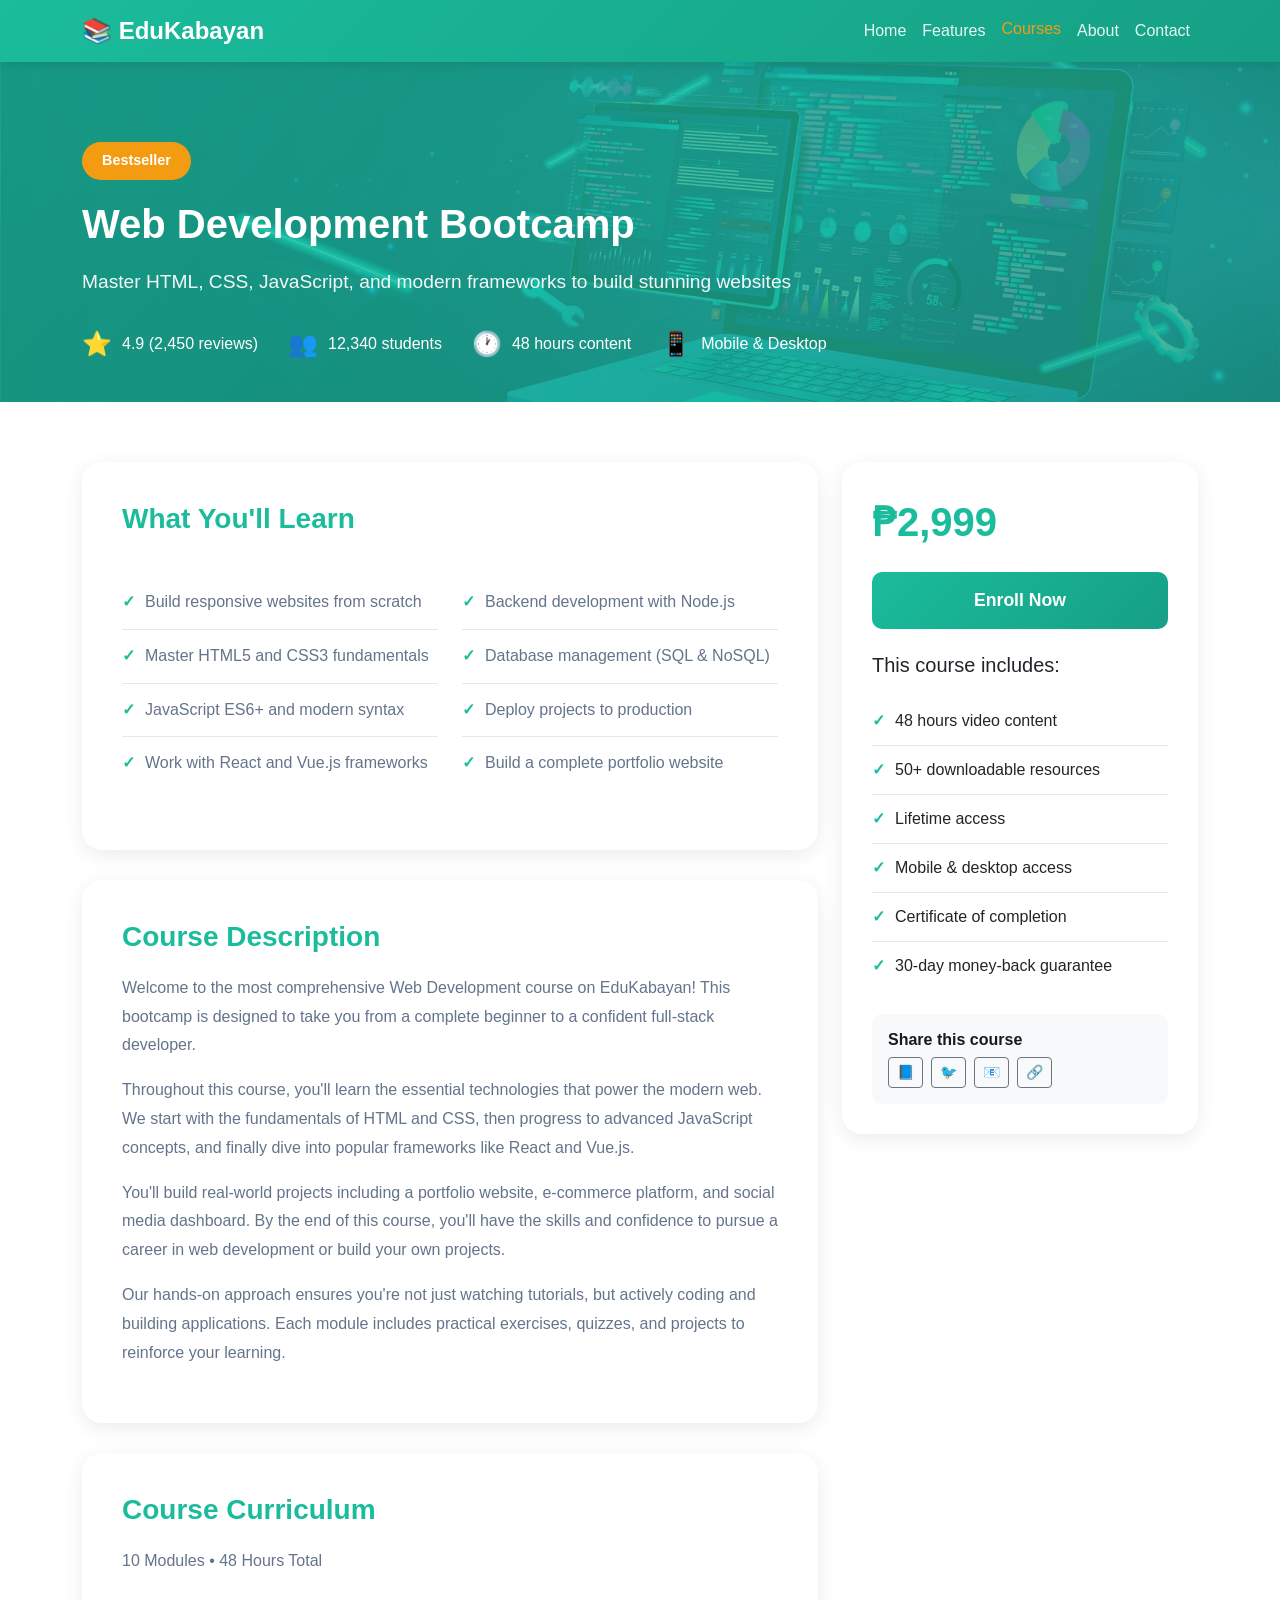
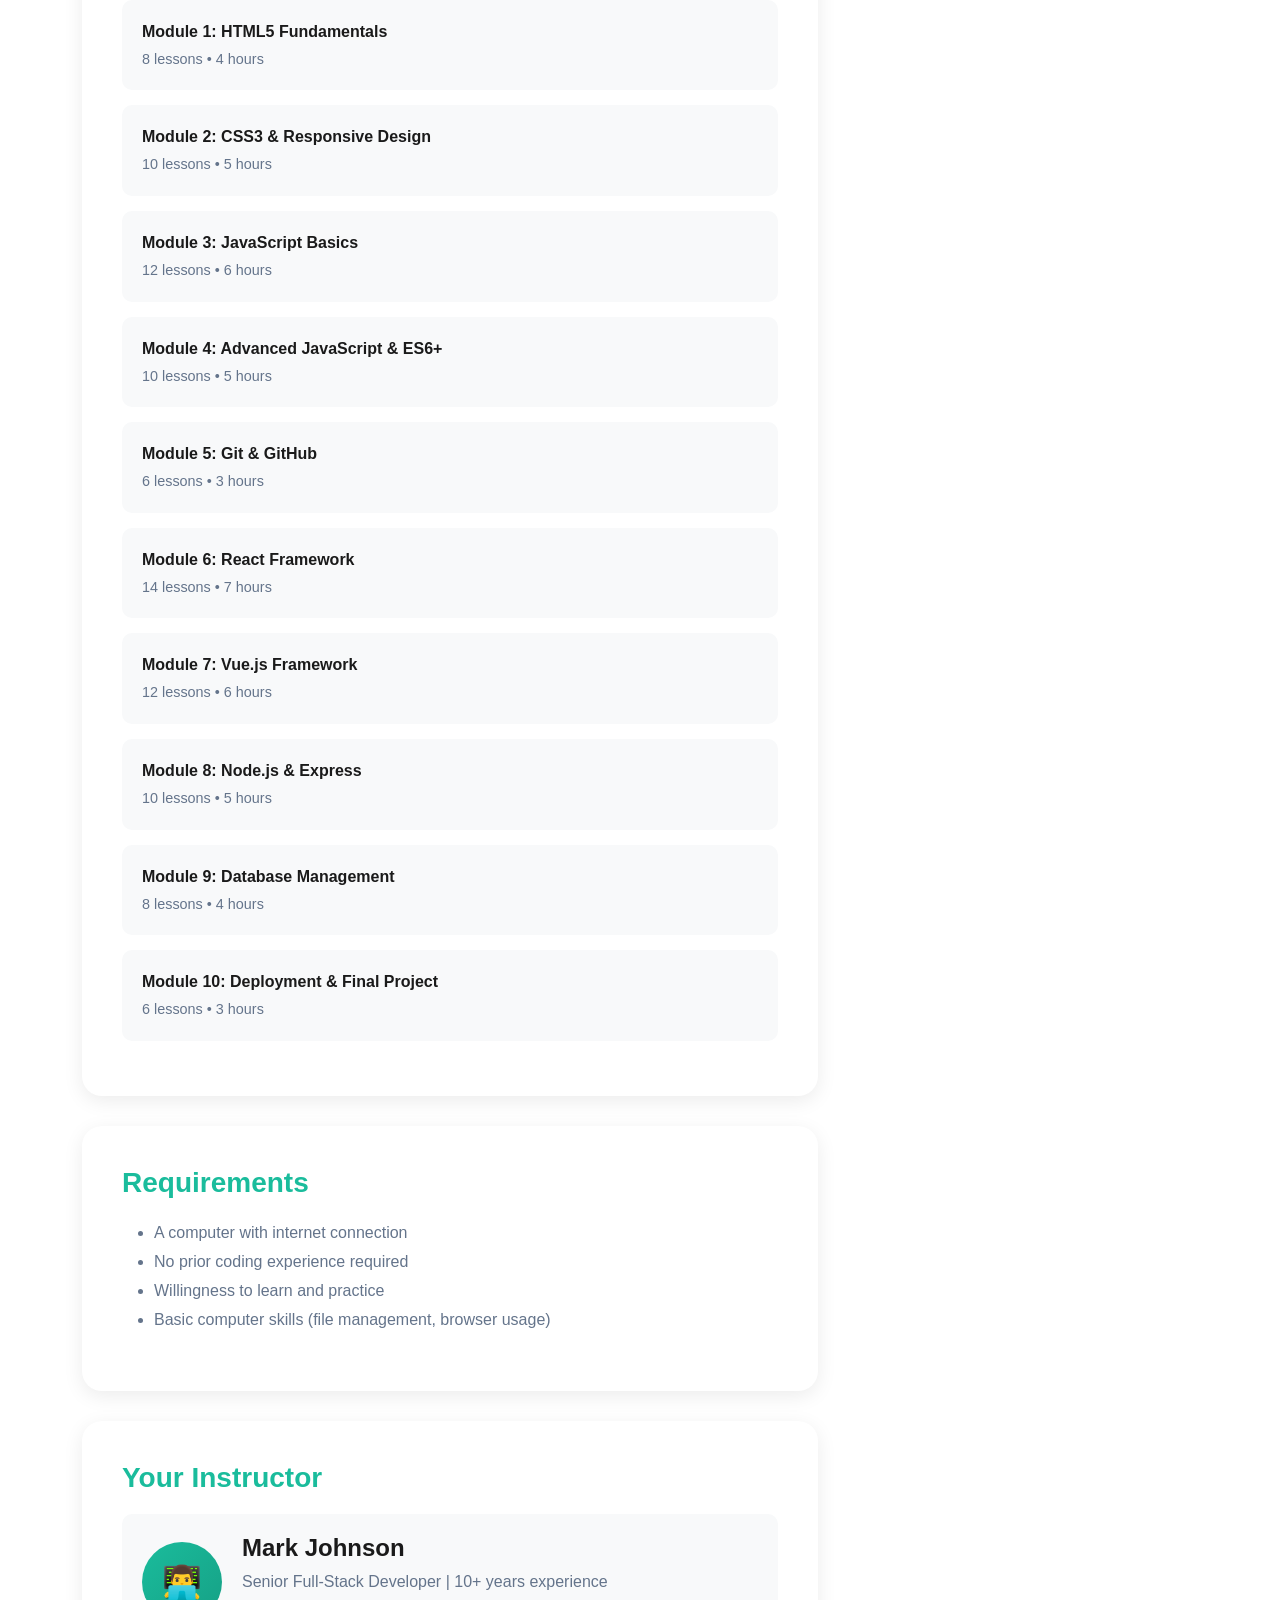
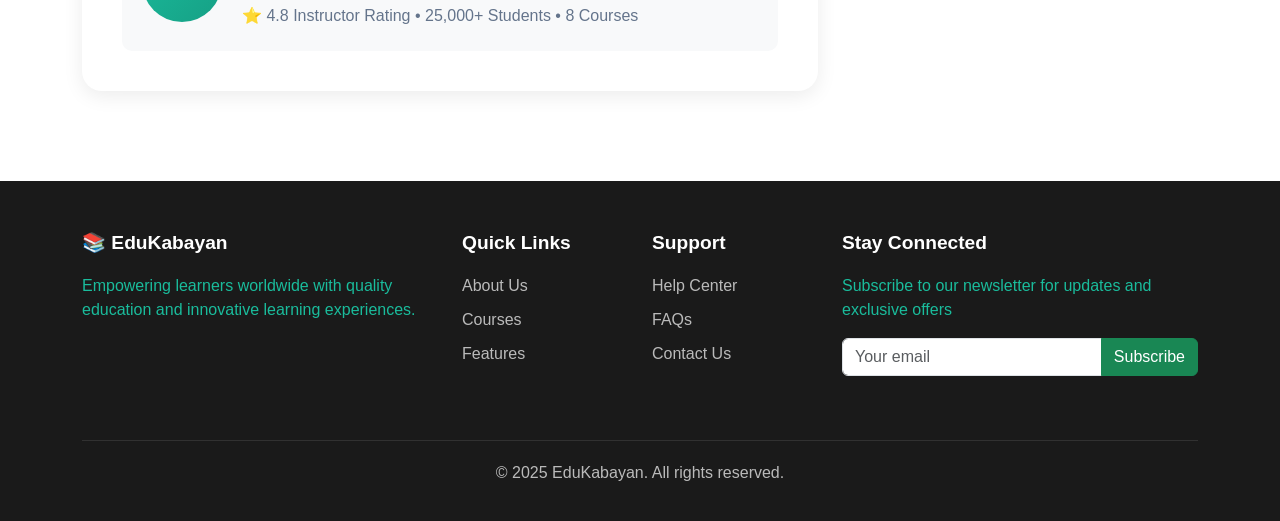
<file: web-development.html>
<!DOCTYPE html>
<html lang="en">
<head>
    <meta charset="UTF-8">
    <meta name="viewport" content="width=device-width, initial-scale=1.0">
    <title>Web Development Bootcamp - EduKabayan</title>
    <link href="https://cdn.jsdelivr.net/npm/bootstrap@5.3.0/dist/css/bootstrap.min.css" rel="stylesheet">
    <style>
        body {
            font-family: 'Segoe UI', Tahoma, Geneva, Verdana, sans-serif;
        }

        .navbar {
            box-shadow: 0 2px 10px rgba(0,0,0,0.1);
            background: linear-gradient(135deg, #1abc9c, #16a085) !important;
        }

        .navbar-brand {
            font-weight: 700;
            font-size: 1.5rem;
            color: white;
        }

        .nav-link {
            color: rgba(255,255,255,0.9) !important;
            font-weight: 500;
            transition: all 0.3s ease;
        }

        .nav-link:hover, .nav-link.active {
            color: #f39c12 !important;
            transform: translateY(-2px);
        }

        .course-hero {
            background: linear-gradient(135deg, rgba(26, 188, 156, 0.8), rgba(22, 160, 133, 0.8)), url('web-dev1.jpg') center/cover;
            color: white;
            padding: 80px 0 40px;
        }

        .course-hero h1 {
            font-size: 2.5rem;
            font-weight: 800;
            margin-bottom: 20px;
        }

        .course-hero p {
            font-size: 1.2rem;
            opacity: 0.95;
            margin-bottom: 30px;
        }

        .course-badge {
            background-color: #f39c12;
            color: white;
            padding: 8px 20px;
            border-radius: 20px;
            font-size: 0.9rem;
            font-weight: 600;
            display: inline-block;
            margin-bottom: 20px;
        }

        .course-stats {
            display: flex;
            gap: 30px;
            flex-wrap: wrap;
            margin-top: 20px;
        }

        .stat-item {
            display: flex;
            align-items: center;
            gap: 10px;
        }

        .stat-icon {
            font-size: 1.5rem;
        }

        .course-content {
            padding: 60px 0;
        }

        .content-card {
            background: white;
            border-radius: 20px;
            padding: 40px;
            box-shadow: 0 5px 20px rgba(0,0,0,0.08);
            margin-bottom: 30px;
        }

        .content-card h3 {
            color: #1abc9c;
            font-weight: 700;
            margin-bottom: 20px;
        }

        .content-card p, .content-card li {
            color: #64748b;
            line-height: 1.8;
        }

        .sidebar-card {
            background: white;
            border-radius: 20px;
            padding: 30px;
            box-shadow: 0 5px 20px rgba(0,0,0,0.08);
            position: sticky;
            top: 100px;
        }

        .price-tag {
            font-size: 2.5rem;
            font-weight: 800;
            color: #1abc9c;
            margin-bottom: 20px;
        }

        .enroll-btn {
            width: 100%;
            padding: 15px;
            font-size: 1.1rem;
            font-weight: 600;
            border-radius: 10px;
            background: linear-gradient(135deg, #1abc9c, #16a085);
            border: none;
            color: white;
            transition: all 0.3s ease;
        }

        .enroll-btn:hover {
            transform: translateY(-3px);
            box-shadow: 0 10px 25px rgba(0,0,0,0.2);
        }

        .feature-list {
            list-style: none;
            padding: 0;
            margin: 20px 0;
        }

        .feature-list li {
            padding: 12px 0;
            border-bottom: 1px solid #e2e8f0;
            display: flex;
            align-items: center;
            gap: 10px;
        }

        .feature-list li:last-child {
            border-bottom: none;
        }

        .check-icon {
            color: #1abc9c;
            font-weight: bold;
        }

        .module-item {
            background: #f8f9fa;
            padding: 20px;
            border-radius: 10px;
            margin-bottom: 15px;
            cursor: pointer;
            transition: all 0.3s ease;
        }

        .module-item:hover {
            background: #e9ecef;
            transform: translateX(5px);
        }

        .module-title {
            font-weight: 600;
            color: #1a1a1a;
            margin-bottom: 5px;
        }

        .module-duration {
            color: #64748b;
            font-size: 0.9rem;
        }

        .instructor-card {
            display: flex;
            align-items: center;
            gap: 20px;
            padding: 20px;
            background: #f8f9fa;
            border-radius: 10px;
        }

        .instructor-avatar {
            width: 80px;
            height: 80px;
            border-radius: 50%;
            background: linear-gradient(135deg, #1abc9c, #16a085);
            display: flex;
            align-items: center;
            justify-content: center;
            font-size: 2rem;
            color: white;
        }

        .instructor-info h4 {
            margin: 0;
            color: #1a1a1a;
            font-weight: 700;
        }

        .instructor-info p {
            margin: 5px 0 0 0;
            color: #64748b;
        }

        .footer {
            background-color: #1a1a1a;
            color: white;
            padding: 50px 0 20px;
        }

        .footer-title {
            font-size: 1.2rem;
            font-weight: 700;
            margin-bottom: 20px;
        }

        .footer .text-muted {
            color: #1abc9c !important;
        }

        .footer-link {
            color: rgba(255,255,255,0.7);
            text-decoration: none;
            display: block;
            margin-bottom: 10px;
            transition: all 0.3s ease;
        }

        .footer-link:hover {
            color: #1abc9c;
            padding-left: 5px;
        }

        .footer-bottom {
            margin-top: 40px;
            padding-top: 20px;
            border-top: 1px solid rgba(255,255,255,0.1);
            text-align: center;
            color: rgba(255,255,255,0.7);
        }

        @media (max-width: 768px) {
            .course-hero h1 {
                font-size: 2rem;
            }

            .sidebar-card {
                position: relative;
                top: 0;
                margin-bottom: 30px;
            }
        }
    </style>
</head>
<body>
    <!-- Navigation -->
    <nav class="navbar navbar-expand-lg navbar-dark sticky-top">
        <div class="container">
            <a class="navbar-brand" href="index.html">📚 EduKabayan</a>
            <button class="navbar-toggler" type="button" data-bs-toggle="collapse" data-bs-target="#navbarNav">
                <span class="navbar-toggler-icon"></span>
            </button>
            <div class="collapse navbar-collapse" id="navbarNav">
                <ul class="navbar-nav ms-auto">
                    <li class="nav-item">
                        <a class="nav-link" href="index.html">Home</a>
                    </li>
                    <li class="nav-item">
                        <a class="nav-link" href="features.html">Features</a>
                    </li>
                    <li class="nav-item">
                        <a class="nav-link active" href="courses.html">Courses</a>
                    </li>
                    <li class="nav-item">
                        <a class="nav-link" href="about.html">About</a>
                    </li>
                    <li class="nav-item">
                        <a class="nav-link" href="contact.html">Contact</a>
                    </li>
                </ul>
            </div>
        </div>
    </nav>

    <!-- Course Hero -->
    <section class="course-hero">
        <div class="container">
            <span class="course-badge">Bestseller</span>
            <h1>Web Development Bootcamp</h1>
            <p>Master HTML, CSS, JavaScript, and modern frameworks to build stunning websites</p>
            <div class="course-stats">
                <div class="stat-item">
                    <span class="stat-icon">⭐</span>
                    <span>4.9 (2,450 reviews)</span>
                </div>
                <div class="stat-item">
                    <span class="stat-icon">👥</span>
                    <span>12,340 students</span>
                </div>
                <div class="stat-item">
                    <span class="stat-icon">🕐</span>
                    <span>48 hours content</span>
                </div>
                <div class="stat-item">
                    <span class="stat-icon">📱</span>
                    <span>Mobile & Desktop</span>
                </div>
            </div>
        </div>
    </section>

    <!-- Course Content -->
    <section class="course-content">
        <div class="container">
            <div class="row">
                <div class="col-lg-8">
                    <!-- What You'll Learn -->
                    <div class="content-card">
                        <h3>What You'll Learn</h3>
                        <div class="row">
                            <div class="col-md-6">
                                <ul class="feature-list">
                                    <li><span class="check-icon">✓</span> Build responsive websites from scratch</li>
                                    <li><span class="check-icon">✓</span> Master HTML5 and CSS3 fundamentals</li>
                                    <li><span class="check-icon">✓</span> JavaScript ES6+ and modern syntax</li>
                                    <li><span class="check-icon">✓</span> Work with React and Vue.js frameworks</li>
                                </ul>
                            </div>
                            <div class="col-md-6">
                                <ul class="feature-list">
                                    <li><span class="check-icon">✓</span> Backend development with Node.js</li>
                                    <li><span class="check-icon">✓</span> Database management (SQL & NoSQL)</li>
                                    <li><span class="check-icon">✓</span> Deploy projects to production</li>
                                    <li><span class="check-icon">✓</span> Build a complete portfolio website</li>
                                </ul>
                            </div>
                        </div>
                    </div>

                    <!-- Course Description -->
                    <div class="content-card">
                        <h3>Course Description</h3>
                        <p>Welcome to the most comprehensive Web Development course on EduKabayan! This bootcamp is designed to take you from a complete beginner to a confident full-stack developer.</p>
                        <p>Throughout this course, you'll learn the essential technologies that power the modern web. We start with the fundamentals of HTML and CSS, then progress to advanced JavaScript concepts, and finally dive into popular frameworks like React and Vue.js.</p>
                        <p>You'll build real-world projects including a portfolio website, e-commerce platform, and social media dashboard. By the end of this course, you'll have the skills and confidence to pursue a career in web development or build your own projects.</p>
                        <p>Our hands-on approach ensures you're not just watching tutorials, but actively coding and building applications. Each module includes practical exercises, quizzes, and projects to reinforce your learning.</p>
                    </div>

                    <!-- Course Curriculum -->
                    <div class="content-card">
                        <h3>Course Curriculum</h3>
                        <p class="mb-4">10 Modules • 48 Hours Total</p>
                        
                        <div class="module-item">
                            <div class="module-title">Module 1: HTML5 Fundamentals</div>
                            <div class="module-duration">8 lessons • 4 hours</div>
                        </div>
                        
                        <div class="module-item">
                            <div class="module-title">Module 2: CSS3 & Responsive Design</div>
                            <div class="module-duration">10 lessons • 5 hours</div>
                        </div>
                        
                        <div class="module-item">
                            <div class="module-title">Module 3: JavaScript Basics</div>
                            <div class="module-duration">12 lessons • 6 hours</div>
                        </div>
                        
                        <div class="module-item">
                            <div class="module-title">Module 4: Advanced JavaScript & ES6+</div>
                            <div class="module-duration">10 lessons • 5 hours</div>
                        </div>
                        
                        <div class="module-item">
                            <div class="module-title">Module 5: Git & GitHub</div>
                            <div class="module-duration">6 lessons • 3 hours</div>
                        </div>
                        
                        <div class="module-item">
                            <div class="module-title">Module 6: React Framework</div>
                            <div class="module-duration">14 lessons • 7 hours</div>
                        </div>
                        
                        <div class="module-item">
                            <div class="module-title">Module 7: Vue.js Framework</div>
                            <div class="module-duration">12 lessons • 6 hours</div>
                        </div>
                        
                        <div class="module-item">
                            <div class="module-title">Module 8: Node.js & Express</div>
                            <div class="module-duration">10 lessons • 5 hours</div>
                        </div>
                        
                        <div class="module-item">
                            <div class="module-title">Module 9: Database Management</div>
                            <div class="module-duration">8 lessons • 4 hours</div>
                        </div>
                        
                        <div class="module-item">
                            <div class="module-title">Module 10: Deployment & Final Project</div>
                            <div class="module-duration">6 lessons • 3 hours</div>
                        </div>
                    </div>

                    <!-- Requirements -->
                    <div class="content-card">
                        <h3>Requirements</h3>
                        <ul>
                            <li>A computer with internet connection</li>
                            <li>No prior coding experience required</li>
                            <li>Willingness to learn and practice</li>
                            <li>Basic computer skills (file management, browser usage)</li>
                        </ul>
                    </div>

                    <!-- Instructor -->
                    <div class="content-card">
                        <h3>Your Instructor</h3>
                        <div class="instructor-card">
                            <div class="instructor-avatar">👨‍💻</div>
                            <div class="instructor-info">
                                <h4>Mark Johnson</h4>
                                <p>Senior Full-Stack Developer | 10+ years experience</p>
                                <p>⭐ 4.8 Instructor Rating • 25,000+ Students • 8 Courses</p>
                            </div>
                        </div>
                    </div>
                </div>

                <div class="col-lg-4">
                    <div class="sidebar-card">
                        <div class="price-tag">₱2,999</div>
                        <button class="enroll-btn">Enroll Now</button>
                        
                        <h5 class="mt-4 mb-3">This course includes:</h5>
                        <ul class="feature-list">
                            <li><span class="check-icon">✓</span> 48 hours video content</li>
                            <li><span class="check-icon">✓</span> 50+ downloadable resources</li>
                            <li><span class="check-icon">✓</span> Lifetime access</li>
                            <li><span class="check-icon">✓</span> Mobile & desktop access</li>
                            <li><span class="check-icon">✓</span> Certificate of completion</li>
                            <li><span class="check-icon">✓</span> 30-day money-back guarantee</li>
                        </ul>

                        <div class="mt-4 p-3" style="background: #f8f9fa; border-radius: 10px;">
                            <h6 style="color: #1a1a1a; font-weight: 600;">Share this course</h6>
                            <div class="d-flex gap-2 mt-2">
                                <button class="btn btn-sm btn-outline-secondary">📘</button>
                                <button class="btn btn-sm btn-outline-secondary">🐦</button>
                                <button class="btn btn-sm btn-outline-secondary">📧</button>
                                <button class="btn btn-sm btn-outline-secondary">🔗</button>
                            </div>
                        </div>
                    </div>
                </div>
            </div>
        </div>
    </section>

    <!-- Footer -->
    <footer class="footer">
        <div class="container">
            <div class="row">
                <div class="col-md-4 mb-4">
                    <h3 class="footer-title">📚 EduKabayan</h3>
                    <p class="text-muted">Empowering learners worldwide with quality education and innovative learning experiences.</p>
                </div>
                <div class="col-md-2 mb-4">
                    <h5 class="footer-title">Quick Links</h5>
                    <a href="about.html" class="footer-link">About Us</a>
                    <a href="courses.html" class="footer-link">Courses</a>
                    <a href="features.html" class="footer-link">Features</a>
                </div>
                <div class="col-md-2 mb-4">
                    <h5 class="footer-title">Support</h5>
                    <a href="contact.html" class="footer-link">Help Center</a>
                    <a href="contact.html" class="footer-link">FAQs</a>
                    <a href="contact.html" class="footer-link">Contact Us</a>
                </div>
                <div class="col-md-4 mb-4">
                    <h5 class="footer-title">Stay Connected</h5>
                    <p class="text-muted">Subscribe to our newsletter for updates and exclusive offers</p>
                    <form class="input-group">
                        <input type="email" class="form-control" placeholder="Your email" required>
                        <button class="btn btn-success" type="submit">Subscribe</button>
                    </form>
                </div>
            </div>
            <div class="footer-bottom">
                <p>&copy; 2025 EduKabayan. All rights reserved.</p>
            </div>
        </div>
    </footer>

    <script src="https://cdn.jsdelivr.net/npm/bootstrap@5.3.0/dist/js/bootstrap.bundle.min.js"></script>
</body>
</html>
</file>
<file: styles.css>
/* General Styles */
body {
    font-family: 'Segoe UI', Tahoma, Geneva, Verdana, sans-serif;
    margin: 0;
    padding: 0;
}

/* Navbar Styles */
.navbar {
    box-shadow: 0 2px 10px rgba(0,0,0,0.1);
    background: linear-gradient(135deg, #1abc9c, #16a085) !important;
}

.navbar-brand {
    font-weight: 700;
    font-size: 1.5rem;
    color: white;
}

.nav-link {
    color: rgba(255,255,255,0.9) !important;
    font-weight: 500;
    transition: all 0.3s ease;
    padding: 8px 16px !important;
}

.nav-link:hover, 
.nav-link.active {
    color: #f39c12 !important;
    transform: translateY(-2px);
}

/* Dropdown Menu Styles */
.dropdown-menu {
    background: white;
    border: none;
    box-shadow: 0 5px 20px rgba(0,0,0,0.15);
    border-radius: 10px;
    margin-top: 8px;
    padding: 8px 0;
}

.dropdown-item {
    padding: 12px 20px;
    color: #1a1a1a;
    font-weight: 500;
    transition: all 0.3s ease;
}

.dropdown-item:hover {
    background: linear-gradient(135deg, #1abc9c, #16a085);
    color: white !important;
}

.dropdown-divider {
    margin: 8px 0;
    border-color: #e2e8f0;
}

.dropdown-toggle::after {
    margin-left: 8px;
}

/* Hero Section */
.hero-section {
    background: linear-gradient(135deg, #1abc9c, #16a085);
    color: white;
    padding: 100px 0;
    min-height: 500px;
    display: flex;
    align-items: center;
    position: relative;
    overflow: hidden;
}

.hero-section::before {
    content: '';
    position: absolute;
    top: 0;
    left: 0;
    right: 0;
    bottom: 0;
    background: url('hero-bg.jpg') center/cover;
    opacity: 0.25;
    z-index: 0;
}

.hero-content {
    text-align: center;
    position: relative;
    z-index: 1;
}

.hero-title {
    font-size: 3rem;
    font-weight: 800;
    margin-bottom: 20px;
    animation: fadeInUp 0.8s ease;
}

.hero-subtitle {
    font-size: 1.3rem;
    margin-bottom: 40px;
    opacity: 0.95;
    animation: fadeInUp 1s ease;
}

.btn-hero {
    padding: 15px 40px;
    font-size: 1.1rem;
    font-weight: 600;
    border-radius: 50px;
    transition: all 0.3s ease;
    animation: fadeInUp 1.2s ease;
}

.btn-hero:hover {
    transform: translateY(-3px);
    box-shadow: 0 10px 25px rgba(0,0,0,0.3);
}

/* NEW: Quick Links Section */
.quick-links-section {
    padding: 60px 0;
    background: #f8f9fa;
    margin-top: -30px;
    position: relative;
    z-index: 10;
}

.quick-link-card {
    background: white;
    border-radius: 15px;
    padding: 30px 20px;
    text-align: center;
    text-decoration: none;
    display: block;
    box-shadow: 0 5px 20px rgba(0,0,0,0.08);
    transition: all 0.3s ease;
    height: 100%;
}

.quick-link-card:hover {
    transform: translateY(-10px);
    box-shadow: 0 15px 40px rgba(0,0,0,0.15);
}

.quick-link-icon {
    font-size: 3rem;
    margin-bottom: 15px;
}

.quick-link-card h3 {
    font-size: 1.2rem;
    font-weight: 700;
    color: #1a1a1a;
    margin-bottom: 10px;
}

.quick-link-card p {
    color: #64748b;
    margin: 0;
    font-size: 0.95rem;
}

/* Stats Section */
.stats-section {
    background: linear-gradient(135deg, #1abc9c, #16a085);
    color: white;
    padding: 60px 0;
}

.stat-item {
    text-align: center;
    padding: 20px;
}

.stat-number {
    font-size: 3rem;
    font-weight: 800;
    margin-bottom: 10px;
}

.stat-label {
    font-size: 1.1rem;
    opacity: 0.95;
}

/* Courses Section */
.courses-section {
    padding: 80px 0;
}

.section-title {
    font-size: 2.5rem;
    font-weight: 800;
    text-align: center;
    margin-bottom: 20px;
    color: #1a1a1a;
}

.section-subtitle {
    text-align: center;
    color: #64748b;
    margin-bottom: 50px;
    font-size: 1.1rem;
}

.course-card {
    border: none;
    border-radius: 15px;
    overflow: hidden;
    transition: all 0.3s ease;
    box-shadow: 0 5px 20px rgba(0,0,0,0.08);
    height: 100%;
}

.course-card:hover {
    transform: translateY(-10px);
    box-shadow: 0 15px 40px rgba(0,0,0,0.15);
}

.course-img {
    height: 200px;
    background: linear-gradient(135deg, #1abc9c, #16a085);
    display: flex;
    align-items: center;
    justify-content: center;
    font-size: 4rem;
}

.course-img-real {
    width: 100%;
    height: 200px;
    object-fit: cover;
}

.course-badge {
    position: absolute;
    top: 15px;
    right: 15px;
    background: #f39c12;
    color: white;
    padding: 5px 15px;
    border-radius: 20px;
    font-size: 0.85rem;
    font-weight: 600;
}

.course-title {
    font-size: 1.3rem;
    font-weight: 700;
    color: #1a1a1a;
    margin-bottom: 15px;
}

.course-meta {
    display: flex;
    justify-content: space-between;
    align-items: center;
    margin-top: 20px;
}

.course-price {
    font-size: 1.5rem;
    font-weight: 800;
    color: #1abc9c;
}

/* Features Section */
.features-section {
    padding: 80px 0;
    background-color: #f8f9fa;
}

.feature-card {
    border: none;
    border-radius: 15px;
    padding: 40px 30px;
    text-align: center;
    transition: all 0.3s ease;
    box-shadow: 0 5px 20px rgba(0,0,0,0.08);
    height: 100%;
}

.feature-card:hover {
    transform: translateY(-10px);
    box-shadow: 0 15px 40px rgba(0,0,0,0.15);
}

.feature-icon {
    font-size: 4rem;
    margin-bottom: 20px;
}

.feature-title {
    font-size: 1.4rem;
    font-weight: 700;
    margin-bottom: 15px;
    color: #1a1a1a;
}

.feature-text {
    color: #64748b;
    line-height: 1.8;
}

/* About Section */
.content-section {
    padding: 80px 0;
}

.about-hero {
    background: linear-gradient(135deg, rgba(26, 188, 156, 0.9), rgba(22, 160, 133, 0.9)), url('about-bg.jpg') center/cover;
    padding: 80px 0;
    position: relative;
}

.about-content {
    margin-bottom: 40px;
}

.about-content h3 {
    color: #1abc9c;
    font-weight: 700;
    margin-bottom: 20px;
}

.about-content p {
    color: #64748b;
    line-height: 1.8;
    margin-bottom: 15px;
}

/* Contact Section */
.contact-form {
    background: white;
    padding: 40px;
    border-radius: 15px;
    box-shadow: 0 5px 20px rgba(0,0,0,0.08);
}

.contact-info {
    background: white;
    padding: 40px;
    border-radius: 15px;
    box-shadow: 0 5px 20px rgba(0,0,0,0.08);
}

.contact-item {
    margin-bottom: 30px;
}

.contact-item strong {
    display: block;
    color: #1abc9c;
    font-size: 1.1rem;
    margin-bottom: 10px;
}

.contact-item p {
    color: #64748b;
    margin: 0;
    line-height: 1.8;
}

/* CTA Section */
.cta-section {
    padding: 80px 0;
    background: linear-gradient(135deg, #1abc9c, #16a085);
}

.cta-card {
    text-align: center;
    color: white;
}

.cta-title {
    font-size: 2.5rem;
    font-weight: 800;
    margin-bottom: 20px;
}

.cta-text {
    font-size: 1.2rem;
    margin-bottom: 30px;
    opacity: 0.95;
}

/* Footer */
.footer {
    background-color: #1a1a1a;
    color: white;
    padding: 50px 0 20px;
}

.footer-title {
    font-size: 1.2rem;
    font-weight: 700;
    margin-bottom: 20px;
}

.footer .text-muted {
    color: #1abc9c !important;
}

.footer-link {
    color: rgba(255,255,255,0.7);
    text-decoration: none;
    display: block;
    margin-bottom: 10px;
    transition: all 0.3s ease;
}

.footer-link:hover {
    color: #1abc9c;
    padding-left: 5px;
}

.footer-bottom {
    margin-top: 40px;
    padding-top: 20px;
    border-top: 1px solid rgba(255,255,255,0.1);
    text-align: center;
    color: rgba(255,255,255,0.7);
}

/* Animations */
@keyframes fadeInUp {
    from {
        opacity: 0;
        transform: translateY(30px);
    }
    to {
        opacity: 1;
        transform: translateY(0);
    }
}

/* Responsive Design */
@media (max-width: 768px) {
    .hero-title {
        font-size: 2rem;
    }

    .hero-subtitle {
        font-size: 1.1rem;
    }

    .stat-number {
        font-size: 2rem;
    }

    .section-title {
        font-size: 2rem;
    }

    .quick-links-section {
        padding: 40px 0;
    }
}

@media (max-width: 576px) {
    .btn-hero {
        padding: 12px 30px;
        font-size: 1rem;
    }
}
</file>
